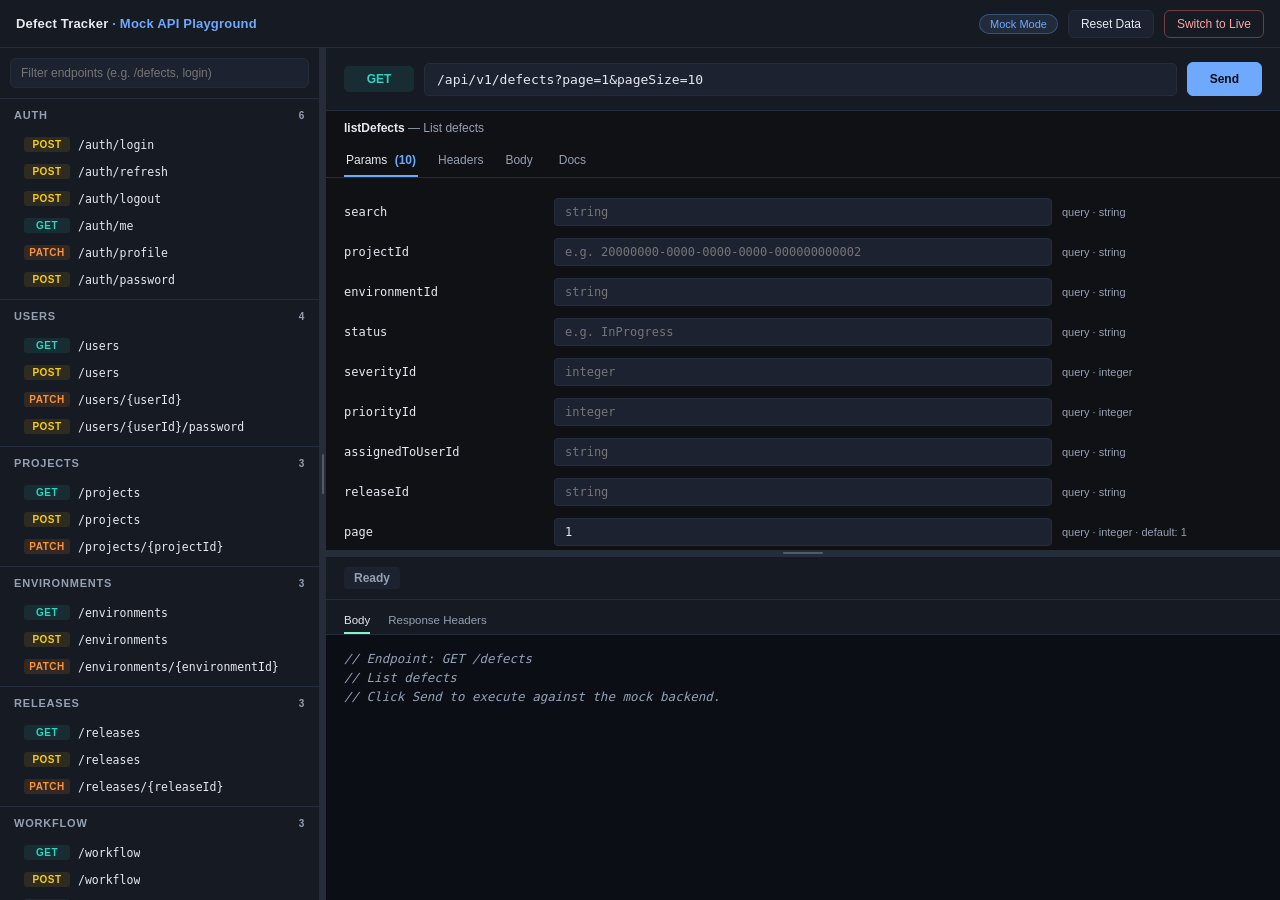
<file: api/defect-tracker-mock-playground.html>
<!DOCTYPE html>
<html lang="en">
<head>
<meta charset="utf-8">
<title>Defect Tracker — Mock API Playground</title>
<meta name="viewport" content="width=device-width, initial-scale=1">
<style>
  :root {
    --bg: #0f1115;
    --panel: #161a22;
    --panel-2: #1c2230;
    --border: #262d3a;
    --text: #e6e9ef;
    --text-dim: #95a0b3;
    --accent: #6ea8ff;
    --accent-2: #8af0c9;
    --get: #2dd4bf;
    --post: #facc15;
    --put: #a78bfa;
    --patch: #fb923c;
    --delete: #f87171;
    --ok: #22c55e;
    --warn: #f59e0b;
    --err: #ef4444;
    --code-bg: #0b0e14;
  }
  * { box-sizing: border-box; }
  html, body { margin: 0; padding: 0; height: 100%; font-family: -apple-system, BlinkMacSystemFont, "Segoe UI", Roboto, sans-serif; background: var(--bg); color: var(--text); font-size: 13px; }
  .topbar { height: 48px; background: var(--panel); border-bottom: 1px solid var(--border); display: flex; align-items: center; padding: 0 16px; gap: 14px; }
  .brand { font-weight: 600; letter-spacing: 0.2px; color: var(--text); }
  .brand span { color: var(--accent); }
  .topbar-right { margin-left: auto; display: flex; gap: 10px; align-items: center; }
  .mode-pill { font-size: 11px; padding: 3px 10px; border-radius: 999px; background: rgba(110,168,255,0.12); color: var(--accent); border: 1px solid rgba(110,168,255,0.3); }
  .mode-pill.live { background: rgba(248,113,113,0.12); color: var(--err); border-color: rgba(248,113,113,0.3); }
  .btn { background: var(--panel-2); color: var(--text); border: 1px solid var(--border); padding: 6px 12px; border-radius: 6px; cursor: pointer; font-size: 12px; }
  .btn:hover { background: #232a3a; }
  .btn.primary { background: var(--accent); color: #0b0e14; border-color: var(--accent); font-weight: 600; }
  .btn.primary:hover { filter: brightness(1.05); }
  .btn.danger { background: transparent; border-color: rgba(248,113,113,0.4); color: #fca5a5; }

  .layout { display: grid; grid-template-columns: 320px 6px 1fr; height: calc(100vh - 48px); }
  .v-resize-handle { width: 6px; background: var(--border); cursor: col-resize; position: relative; transition: background 0.15s ease; }
  .v-resize-handle::after { content: ''; position: absolute; top: 50%; left: 50%; transform: translate(-50%, -50%); height: 40px; width: 2px; background: var(--text-dim); border-radius: 1px; opacity: 0.4; transition: opacity 0.15s; }
  .v-resize-handle:hover, .v-resize-handle.dragging { background: var(--accent); }
  .v-resize-handle:hover::after, .v-resize-handle.dragging::after { background: var(--bg); opacity: 0.8; }
  .sidebar { background: var(--panel); border-right: 1px solid var(--border); overflow-y: auto; }
  .sidebar-search { padding: 10px; border-bottom: 1px solid var(--border); position: sticky; top: 0; background: var(--panel); z-index: 2; }
  .sidebar-search input { width: 100%; background: var(--panel-2); border: 1px solid var(--border); color: var(--text); padding: 7px 10px; border-radius: 6px; font-size: 12px; }
  .tag-group { border-bottom: 1px solid var(--border); }
  .tag-group h4 { margin: 0; padding: 10px 14px; font-size: 11px; text-transform: uppercase; letter-spacing: 0.8px; color: var(--text-dim); cursor: pointer; user-select: none; display: flex; align-items: center; justify-content: space-between; }
  .tag-group h4:hover { color: var(--text); }
  .op-list { padding-bottom: 6px; }
  .op-list.collapsed { display: none; }
  .op-row { padding: 6px 14px 6px 22px; display: flex; align-items: center; gap: 8px; cursor: pointer; border-left: 2px solid transparent; }
  .op-row:hover { background: var(--panel-2); }
  .op-row.active { background: #1f2738; border-left-color: var(--accent); }
  .op-method { font-weight: 700; font-size: 10px; min-width: 46px; text-align: center; padding: 2px 4px; border-radius: 3px; letter-spacing: 0.5px; }
  .m-get { color: var(--get); background: rgba(45,212,191,0.1); }
  .m-post { color: var(--post); background: rgba(250,204,21,0.1); }
  .m-put { color: var(--put); background: rgba(167,139,250,0.12); }
  .m-patch { color: var(--patch); background: rgba(251,146,60,0.12); }
  .m-delete { color: var(--delete); background: rgba(248,113,113,0.12); }
  .op-path { font-family: "SF Mono", Menlo, Consolas, monospace; font-size: 11.5px; color: var(--text); overflow: hidden; text-overflow: ellipsis; white-space: nowrap; }

  .workspace { display: flex; flex-direction: column; overflow: hidden; }
  .request-bar { padding: 14px 18px; background: var(--panel); border-bottom: 1px solid var(--border); display: flex; gap: 10px; align-items: center; }
  .method-badge { font-weight: 700; padding: 6px 12px; border-radius: 5px; font-size: 12px; min-width: 70px; text-align: center; }
  .url-box { flex: 1; background: var(--panel-2); border: 1px solid var(--border); padding: 8px 12px; border-radius: 5px; font-family: "SF Mono", Menlo, Consolas, monospace; font-size: 13px; color: var(--text); }
  .send-btn { padding: 9px 22px; }

  .op-summary { padding: 10px 18px 0 18px; color: var(--text-dim); font-size: 12px; }
  .op-summary strong { color: var(--text); }

  .tabs { display: flex; padding: 10px 18px 0 18px; border-bottom: 1px solid var(--border); gap: 18px; }
  .tab { background: none; border: none; color: var(--text-dim); padding: 8px 2px; cursor: pointer; font-size: 12px; border-bottom: 2px solid transparent; }
  .tab.active { color: var(--text); border-bottom-color: var(--accent); }
  .tab .count { color: var(--accent); margin-left: 4px; font-weight: 600; }

  .tab-panel { padding: 14px 18px; flex: 1; overflow-y: auto; min-height: 60px; }
  .resize-handle { height: 6px; background: var(--border); cursor: row-resize; flex-shrink: 0; position: relative; transition: background 0.15s ease; }
  .resize-handle::after { content: ''; position: absolute; left: 50%; top: 50%; transform: translate(-50%, -50%); width: 40px; height: 2px; background: var(--text-dim); border-radius: 1px; opacity: 0.4; transition: opacity 0.15s; }
  .resize-handle:hover, .resize-handle.dragging { background: var(--accent); }
  .resize-handle:hover::after, .resize-handle.dragging::after { background: var(--bg); opacity: 0.8; }
  .tab-panel.hidden { display: none; }

  .param-row { display: grid; grid-template-columns: 200px 1fr 200px; gap: 10px; padding: 6px 0; align-items: center; }
  .param-row label { font-family: "SF Mono", Menlo, Consolas, monospace; font-size: 12px; color: var(--text); }
  .param-row label .req { color: var(--err); margin-left: 3px; }
  .param-row input, .param-row select { background: var(--panel-2); border: 1px solid var(--border); color: var(--text); padding: 6px 10px; border-radius: 4px; font-size: 12px; width: 100%; font-family: "SF Mono", Menlo, Consolas, monospace; }
  .param-row .hint { color: var(--text-dim); font-size: 11px; }
  .params-empty { color: var(--text-dim); font-style: italic; padding: 4px 0; }

  .body-toolbar { display: flex; gap: 8px; margin-bottom: 8px; align-items: center; }
  .body-toolbar .body-info { color: var(--text-dim); font-size: 11px; margin-left: auto; }
  textarea#reqBody { width: 100%; min-height: 220px; background: var(--code-bg); border: 1px solid var(--border); color: var(--text); padding: 12px; border-radius: 5px; font-family: "SF Mono", Menlo, Consolas, monospace; font-size: 12.5px; resize: vertical; }

  .docs-pane { color: var(--text); }
  .docs-pane h3 { font-size: 14px; margin: 0 0 8px 0; }
  .docs-pane code { font-family: "SF Mono", Menlo, Consolas, monospace; font-size: 12px; background: var(--code-bg); padding: 1px 6px; border-radius: 3px; color: var(--accent-2); }
  .docs-pane table { width: 100%; border-collapse: collapse; font-size: 12px; margin: 8px 0 14px; }
  .docs-pane th, .docs-pane td { text-align: left; padding: 6px 8px; border-bottom: 1px solid var(--border); }
  .docs-pane th { color: var(--text-dim); font-weight: 500; font-size: 11px; text-transform: uppercase; letter-spacing: 0.6px; }

  .response-pane { border-top: 1px solid var(--border); background: var(--panel); flex: 1; display: flex; flex-direction: column; min-height: 0; overflow: hidden; }
  .response-meta { padding: 10px 18px; display: flex; gap: 14px; align-items: center; border-bottom: 1px solid var(--border); }
  .status-badge { font-weight: 700; padding: 4px 10px; border-radius: 4px; font-size: 12px; }
  .s-2xx { background: rgba(34,197,94,0.15); color: var(--ok); }
  .s-4xx { background: rgba(239,68,68,0.15); color: var(--err); }
  .s-5xx { background: rgba(239,68,68,0.25); color: #fca5a5; }
  .s-idle { background: var(--panel-2); color: var(--text-dim); }
  .response-meta .stat { color: var(--text-dim); font-size: 11.5px; }
  .response-tabs { display: flex; padding: 8px 18px 0; gap: 18px; border-bottom: 1px solid var(--border); }
  .rtab { background: none; border: none; color: var(--text-dim); padding: 6px 0; cursor: pointer; font-size: 11.5px; border-bottom: 2px solid transparent; }
  .rtab.active { color: var(--text); border-bottom-color: var(--accent-2); }
  pre.resp { margin: 0; padding: 14px 18px; flex: 1; overflow: auto; font-family: "SF Mono", Menlo, Consolas, monospace; font-size: 12.5px; line-height: 1.55; background: var(--code-bg); color: var(--text); }
  pre.resp.hidden { display: none; }

  /* JSON syntax */
  .j-key { color: #93c5fd; }
  .j-str { color: #86efac; }
  .j-num { color: #fbbf24; }
  .j-bool { color: #f472b6; }
  .j-null { color: #94a3b8; font-style: italic; }
  .j-copyable { cursor: pointer; border-bottom: 1px dashed currentColor; }
  .j-copyable:hover { background: rgba(110,168,255,0.18); border-radius: 2px; }
  .url-box:focus { outline: 1px solid var(--accent); outline-offset: -1px; }

  /* Scrollbar */
  ::-webkit-scrollbar { width: 9px; height: 9px; }
  ::-webkit-scrollbar-track { background: transparent; }
  ::-webkit-scrollbar-thumb { background: #2a3243; border-radius: 4px; }
  ::-webkit-scrollbar-thumb:hover { background: #3a445a; }

  .toast { position: fixed; bottom: 20px; right: 20px; background: var(--panel-2); border: 1px solid var(--border); padding: 10px 16px; border-radius: 6px; box-shadow: 0 10px 24px rgba(0,0,0,0.4); animation: slidein 0.2s ease-out; z-index: 100; }
  @keyframes slidein { from { opacity: 0; transform: translateY(8px); } to { opacity: 1; transform: none; } }
</style>
</head>
<body>
<div id="app">
  <header class="topbar">
    <div class="brand">Defect Tracker <span>· Mock API Playground</span></div>
    <div class="topbar-right">
      <span class="mode-pill" id="modePill" title="Click to toggle Mock / Live">Mock Mode</span>
      <button class="btn" id="resetBtn" title="Reset in-memory data to seed">Reset Data</button>
      <button class="btn danger" id="modeBtn" title="Toggle between mock and live backend">Switch to Live</button>
    </div>
  </header>
  <main class="layout">
    <aside class="sidebar">
      <div class="sidebar-search"><input id="search" placeholder="Filter endpoints (e.g. /defects, login)"></div>
      <div id="endpointList"></div>
    </aside>
    <div class="v-resize-handle" id="sidebarResize" title="Drag to resize sidebar · double-click to reset"></div>
    <section class="workspace">
      <div class="request-bar">
        <span class="method-badge m-get" id="reqMethod">GET</span>
        <input class="url-box" id="reqPath" type="text" value="/api/v1/auth/me" spellcheck="false" autocomplete="off">
        <button class="btn primary send-btn" id="sendBtn">Send</button>
      </div>
      <div class="op-summary" id="opSummary"></div>
      <div class="tabs">
        <button class="tab active" data-tab="params">Params <span class="count" id="cntParams"></span></button>
        <button class="tab" data-tab="headers">Headers</button>
        <button class="tab" data-tab="body">Body <span class="count" id="cntBody"></span></button>
        <button class="tab" data-tab="docs">Docs</button>
      </div>
      <div class="tab-panel" data-tab="params" id="panelParams"></div>
      <div class="tab-panel hidden" data-tab="headers" id="panelHeaders"></div>
      <div class="tab-panel hidden" data-tab="body" id="panelBody">
        <div class="body-toolbar">
          <button class="btn" id="loadExampleBtn">Load Example</button>
          <button class="btn" id="prettyBtn">Pretty Print</button>
          <span class="body-info" id="bodyInfo">JSON</span>
        </div>
        <textarea id="reqBody" placeholder="{ }"></textarea>
      </div>
      <div class="tab-panel hidden" data-tab="docs" id="panelDocs"></div>

      <div class="resize-handle" id="responseResize" title="Drag to resize response area"></div>
      <div class="response-pane" id="responsePane">
        <div class="response-meta">
          <span class="status-badge s-idle" id="respStatus">Send a request</span>
          <span class="stat" id="respTime"></span>
          <span class="stat" id="respSize"></span>
        </div>
        <div class="response-tabs">
          <button class="rtab active" data-rtab="body">Body</button>
          <button class="rtab" data-rtab="headers">Response Headers</button>
        </div>
        <pre class="resp" id="respBody">No request sent yet. Pick an endpoint, then click Send.</pre>
        <pre class="resp hidden" id="respHeaders"></pre>
      </div>
    </section>
  </main>
</div>

<script>
/* =========================================================================
 * DEFECT TRACKER MOCK PLAYGROUND
 * Architecture:
 *   ┌─────────────────────────────────────────────────────────────────┐
 *   │  UI (sidebar + request builder + response viewer)               │
 *   ├─────────────────────────────────────────────────────────────────┤
 *   │  apiClient.call(operationId, { path, query, headers, body })    │
 *   ├─────────────────────────────────────────────────────────────────┤
 *   │  DataProvider (interface)                                       │
 *   │    ├── MockProvider  (in-memory, seeded from schema/seed.sql)   │
 *   │    └── HttpProvider  (real backend - stub, drop-in tomorrow)    │
 *   └─────────────────────────────────────────────────────────────────┘
 *
 * To wire to a real backend tomorrow:
 *   1) Set CONFIG.useMock = false
 *   2) Set CONFIG.baseUrl  = 'https://your-api.example.com/api/v1'
 *   3) Set CONFIG.bearerToken = '...'
 *   No UI or operations metadata changes needed.
 * ========================================================================= */

const CONFIG = {
  useMock: true,
  baseUrl: '/api/v1',
  bearerToken: 'mock-jwt-token-for-demo'
};

try {
  const savedToken = sessionStorage.getItem('dt_liveBearerToken');
  if (savedToken) CONFIG.bearerToken = savedToken;
} catch (e) { /* sessionStorage may be disabled; keep the default token. */ }

/* ----------------------------- SEED DATA -------------------------------- */
/* Mirrors schema.sql + seed.sql exactly. Acts as the deterministic source
 * of truth for every read; mutations happen in-memory only (per session). */
const SEED_FACTORY = () => ({
  users: [
    { id: '10000000-0000-0000-0000-000000000001', name: 'QA User',     email: 'qa.user@example.com',     username: 'qa.user',     isActive: true, defaultDataContext: 'Test', lastLoginAt: '2026-05-13T08:30:00Z', createdAt: '2026-01-01T00:00:00Z', updatedAt: '2026-05-13T08:30:00Z' },
    { id: '10000000-0000-0000-0000-000000000002', name: 'Aisha Khan',  email: 'aisha.khan@example.com',  username: 'aisha.khan',  isActive: true, defaultDataContext: 'Test', lastLoginAt: '2026-05-12T11:10:00Z', createdAt: '2026-01-02T00:00:00Z', updatedAt: '2026-05-12T11:10:00Z' },
    { id: '10000000-0000-0000-0000-000000000003', name: 'Omar Farooq', email: 'omar.farooq@example.com', username: 'omar.farooq', isActive: true, defaultDataContext: 'Prod', lastLoginAt: '2026-05-10T17:22:00Z', createdAt: '2026-01-03T00:00:00Z', updatedAt: '2026-05-10T17:22:00Z' },
    { id: '10000000-0000-0000-0000-000000000004', name: 'Sara Mathew', email: 'sara.mathew@example.com', username: 'sara.mathew', isActive: true, defaultDataContext: 'All',  lastLoginAt: '2026-05-13T09:00:00Z', createdAt: '2026-01-04T00:00:00Z', updatedAt: '2026-05-13T09:00:00Z' }
  ],
  projects: [
    { id: '20000000-0000-0000-0000-000000000001', projectName: 'Claims Portal', description: 'Customer claim intake and processing workflow.',     isActive: true,  createdAt: '2026-01-05T00:00:00Z', updatedAt: '2026-01-05T00:00:00Z' },
    { id: '20000000-0000-0000-0000-000000000002', projectName: 'Billing Core',  description: 'Invoice, tax, and payment calculation services.',    isActive: true,  createdAt: '2026-01-05T00:00:00Z', updatedAt: '2026-01-05T00:00:00Z' },
    { id: '20000000-0000-0000-0000-000000000003', projectName: 'Mobile QA',     description: 'Mobile application regression and release testing.', isActive: true,  createdAt: '2026-01-05T00:00:00Z', updatedAt: '2026-01-05T00:00:00Z' },
    { id: '20000000-0000-0000-0000-000000000004', projectName: 'Legacy CRM',    description: 'Legacy support and controlled maintenance.',         isActive: false, createdAt: '2026-01-05T00:00:00Z', updatedAt: '2026-01-05T00:00:00Z' }
  ],
  environments: [
    { id: '30000000-0000-0000-0000-000000000001', environmentName: 'DEV',      environmentScope: 'Test', description: 'Development validation environment.',     isActive: true, sortOrder: 1 },
    { id: '30000000-0000-0000-0000-000000000002', environmentName: 'SIT',      environmentScope: 'Test', description: 'System integration testing environment.', isActive: true, sortOrder: 2 },
    { id: '30000000-0000-0000-0000-000000000003', environmentName: 'UAT',      environmentScope: 'Test', description: 'User acceptance testing environment.',    isActive: true, sortOrder: 3 },
    { id: '30000000-0000-0000-0000-000000000004', environmentName: 'Pre-Prod', environmentScope: 'Test', description: 'Pre-production verification environment.',isActive: true, sortOrder: 4 },
    { id: '30000000-0000-0000-0000-000000000005', environmentName: 'PROD',     environmentScope: 'Prod', description: 'Production environment.',                 isActive: true, sortOrder: 5 }
  ],
  releases: [
    { id: '40000000-0000-0000-0000-000000000001', projectId: '20000000-0000-0000-0000-000000000002', releaseVersion: '2026.04',        plannedDeploymentDate: '2026-04-20', actualDeploymentDate: '2026-04-21', isActive: true },
    { id: '40000000-0000-0000-0000-000000000002', projectId: '20000000-0000-0000-0000-000000000001', releaseVersion: '2026.05',        plannedDeploymentDate: '2026-05-18', actualDeploymentDate: null,         isActive: true },
    { id: '40000000-0000-0000-0000-000000000003', projectId: '20000000-0000-0000-0000-000000000003', releaseVersion: '2026.05-mobile', plannedDeploymentDate: '2026-05-25', actualDeploymentDate: null,         isActive: true }
  ],
  severityLevels: [
    { id: 1, name: 'Low',      rank: 1, colorToken: '--severity-low',      isActive: true },
    { id: 2, name: 'Medium',   rank: 2, colorToken: '--severity-medium',   isActive: true },
    { id: 3, name: 'High',     rank: 3, colorToken: '--severity-high',     isActive: true },
    { id: 4, name: 'Critical', rank: 4, colorToken: '--severity-critical', isActive: true }
  ],
  priorityLevels: [
    { id: 1, name: 'P4', rank: 1, isActive: true },
    { id: 2, name: 'P3', rank: 2, isActive: true },
    { id: 3, name: 'P2', rank: 3, isActive: true },
    { id: 4, name: 'P1', rank: 4, isActive: true }
  ],
  workflow: {
    id: '50000000-0000-0000-0000-000000000001',
    workflowName: 'Default Workflow',
    versionNo: 1,
    isActive: true,
    diagram: {
      nodes: [
        { id: 'node_assigned',   type: 'process', label: 'Assigned',   position: { x: 160,  y: 260 } },
        { id: 'node_inprogress', type: 'process', label: 'InProgress', position: { x: 420,  y: 260 } },
        { id: 'node_fixed',      type: 'process', label: 'Fixed',      position: { x: 700,  y: 260 } },
        { id: 'node_test',       type: 'process', label: 'Test',       position: { x: 960,  y: 260 } },
        { id: 'node_closed',     type: 'process', label: 'Closed',     position: { x: 1220, y: 260 } },
        { id: 'node_rejected',   type: 'process', label: 'Rejected',   position: { x: 420,  y: 90  } }
      ],
      edges: [
        { id: 'edge_1', source: 'node_assigned',   target: 'node_inprogress' },
        { id: 'edge_2', source: 'node_inprogress', target: 'node_fixed'      },
        { id: 'edge_3', source: 'node_inprogress', target: 'node_rejected'   },
        { id: 'edge_4', source: 'node_fixed',      target: 'node_test'       },
        { id: 'edge_5', source: 'node_test',       target: 'node_closed'     },
        { id: 'edge_6', source: 'node_test',       target: 'node_inprogress' }
      ],
      viewport: { x: 0, y: 0, zoom: 1 }
    },
    transitions: [
      { id: '51000000-0000-0000-0000-000000000001', fromStatus: 'Assigned',   toStatus: 'InProgress', displayOrder: 1, isActive: true },
      { id: '51000000-0000-0000-0000-000000000002', fromStatus: 'InProgress', toStatus: 'Fixed',      displayOrder: 1, isActive: true },
      { id: '51000000-0000-0000-0000-000000000003', fromStatus: 'InProgress', toStatus: 'Rejected',   displayOrder: 2, isActive: true },
      { id: '51000000-0000-0000-0000-000000000004', fromStatus: 'Fixed',      toStatus: 'Test',       displayOrder: 1, isActive: true },
      { id: '51000000-0000-0000-0000-000000000005', fromStatus: 'Test',       toStatus: 'Closed',     displayOrder: 1, isActive: true },
      { id: '51000000-0000-0000-0000-000000000006', fromStatus: 'Test',       toStatus: 'InProgress', displayOrder: 2, isActive: true }
    ]
  },
  defects: [
    { id: '60000000-0000-0000-0000-000000000001', defectKey: 'DF-1042', title: 'Invoice total mismatch after tax recalculation', description: 'The invoice total changes after refreshing the payment review screen in UAT.', projectId: '20000000-0000-0000-0000-000000000002', moduleComponent: 'Invoice Review',  environmentId: '30000000-0000-0000-0000-000000000003', severityId: 3, priorityId: 4, currentStatus: 'InProgress', assignedToUserId: '10000000-0000-0000-0000-000000000002', createdByUserId: '10000000-0000-0000-0000-000000000001', stepsHtml: '<ol><li>Open invoice review in UAT</li><li>Recalculate tax</li><li>Refresh the payment review screen</li></ol>', expectedResult: 'Invoice total remains unchanged after recalculation.', actualResult: 'Invoice total changes after refresh.', fixedInReleaseId: null, releaseVersion: null,            releaseDeploymentDate: null,         fixDate: null,         closureDate: null,         createdAt: '2026-05-09T08:00:00Z', updatedAt: '2026-05-13T10:00:00Z', version: 1, isDeleted: false },
    { id: '60000000-0000-0000-0000-000000000002', defectKey: 'DF-1043', title: 'Claim attachment preview fails for PDF',          description: 'PDF attachment preview does not render in the claims evidence panel.',           projectId: '20000000-0000-0000-0000-000000000001', moduleComponent: 'Evidence Upload', environmentId: '30000000-0000-0000-0000-000000000002', severityId: 2, priorityId: 3, currentStatus: 'Assigned',   assignedToUserId: '10000000-0000-0000-0000-000000000003', createdByUserId: '10000000-0000-0000-0000-000000000001', stepsHtml: '<p>Upload a PDF in SIT and open preview.</p>',                                                                  expectedResult: 'PDF preview opens inside the evidence panel.',     actualResult: 'Preview area stays blank.',          fixedInReleaseId: null, releaseVersion: null,            releaseDeploymentDate: null,         fixDate: null,         closureDate: null,         createdAt: '2026-05-10T08:00:00Z', updatedAt: '2026-05-10T08:00:00Z', version: 1, isDeleted: false },
    { id: '60000000-0000-0000-0000-000000000003', defectKey: 'DF-1044', title: 'Mobile login returns generic failure message',    description: 'Invalid session message is not actionable in the mobile app.',                   projectId: '20000000-0000-0000-0000-000000000003', moduleComponent: 'Login',           environmentId: '30000000-0000-0000-0000-000000000004', severityId: 1, priorityId: 2, currentStatus: 'Fixed',      assignedToUserId: '10000000-0000-0000-0000-000000000004', createdByUserId: '10000000-0000-0000-0000-000000000001', stepsHtml: '<p>Open mobile app after token expiry and try to log in again.</p>',                                          expectedResult: 'User sees clear session expired message.',         actualResult: 'User sees generic failure message.', fixedInReleaseId: '40000000-0000-0000-0000-000000000003', releaseVersion: '2026.05-mobile', releaseDeploymentDate: '2026-05-25', fixDate: '2026-05-13', closureDate: null,         createdAt: '2026-05-06T08:00:00Z', updatedAt: '2026-05-13T08:00:00Z', version: 1, isDeleted: false },
    { id: '60000000-0000-0000-0000-000000000004', defectKey: 'DF-1045', title: 'Production payment export duplicates records',    description: 'Daily export created duplicate payment records in PROD.',                        projectId: '20000000-0000-0000-0000-000000000002', moduleComponent: 'Payment Export',  environmentId: '30000000-0000-0000-0000-000000000005', severityId: 4, priorityId: 4, currentStatus: 'Test',       assignedToUserId: '10000000-0000-0000-0000-000000000002', createdByUserId: '10000000-0000-0000-0000-000000000003', stepsHtml: '<p>Run the daily payment export job in PROD.</p>',                                                             expectedResult: 'Each payment appears once in the export file.',   actualResult: 'Several payments appear twice.',     fixedInReleaseId: '40000000-0000-0000-0000-000000000001', releaseVersion: '2026.04',        releaseDeploymentDate: '2026-04-21', fixDate: '2026-05-12', closureDate: null,         createdAt: '2026-05-08T08:00:00Z', updatedAt: '2026-05-12T08:00:00Z', version: 1, isDeleted: false },
    { id: '60000000-0000-0000-0000-000000000005', defectKey: 'DF-1046', title: 'Inactive project defect should not affect dashboard', description: 'Seed record used to confirm inactive projects are excluded from operational dashboard queries.', projectId: '20000000-0000-0000-0000-000000000004', moduleComponent: 'Legacy Sync',  environmentId: '30000000-0000-0000-0000-000000000003', severityId: 3, priorityId: 3, currentStatus: 'InProgress', assignedToUserId: '10000000-0000-0000-0000-000000000003', createdByUserId: '10000000-0000-0000-0000-000000000001', stepsHtml: '<p>Legacy CRM sample record.</p>',                                                                            expectedResult: 'Dashboard excludes inactive project defects.',     actualResult: 'Inactive project record exists for testing exclusion.', fixedInReleaseId: null, releaseVersion: null,            releaseDeploymentDate: null,         fixDate: null,         closureDate: null,         createdAt: '2026-05-05T08:00:00Z', updatedAt: '2026-05-11T08:00:00Z', version: 1, isDeleted: false }
  ],
  attachments: [
    { id: '80000000-0000-0000-0000-000000000001', defectId: '60000000-0000-0000-0000-000000000001', originalFilename: 'invoice-error.png',  storageKey: 'defects/DF-1042/attachments/invoice-error.png',  contentType: 'image/png',  fileExtension: 'png', fileSizeBytes: 340000, uploadedByUserId: '10000000-0000-0000-0000-000000000001', uploadedAt: '2026-05-10T10:00:00Z', isDeleted: false },
    { id: '80000000-0000-0000-0000-000000000002', defectId: '60000000-0000-0000-0000-000000000004', originalFilename: 'payment-export.log', storageKey: 'defects/DF-1045/attachments/payment-export.log', contentType: 'text/plain', fileExtension: 'log', fileSizeBytes: 52400,  uploadedByUserId: '10000000-0000-0000-0000-000000000003', uploadedAt: '2026-05-09T12:00:00Z', isDeleted: false }
  ],
  inlineAssets: [
    { id: '70000000-0000-0000-0000-000000000001', defectId: '60000000-0000-0000-0000-000000000001', assetKind: 'steps_image', originalFilename: 'clipboard-step-1.png', storageKey: 'defects/DF-1042/inline/clipboard-step-1.png', contentType: 'image/png', fileSizeBytes: 238400, widthPx: 720, heightPx: 420, createdByUserId: '10000000-0000-0000-0000-000000000001', createdAt: '2026-05-09T08:30:00Z', isDeleted: false }
  ],
  comments: [
    { id: '90000000-0000-0000-0000-000000000001', defectId: '60000000-0000-0000-0000-000000000001', commentText: 'Reproduced in UAT using the latest tax table.', createdByUserId: '10000000-0000-0000-0000-000000000002', createdAt: '2026-05-12T09:30:00Z', updatedAt: null, isDeleted: false },
    { id: '90000000-0000-0000-0000-000000000002', defectId: '60000000-0000-0000-0000-000000000004', commentText: 'Developer fix is ready for QA verification.',     createdByUserId: '10000000-0000-0000-0000-000000000003', createdAt: '2026-05-11T11:00:00Z', updatedAt: null, isDeleted: false }
  ],
  historyEvents: [
    { id: 'a0000000-0000-0000-0000-000000000001', defectId: '60000000-0000-0000-0000-000000000001', eventBatchId: 'b0000000-0000-0000-0000-000000000001', eventType: 'defect_created',      fieldName: null,             oldValue: null,       newValue: 'DF-1042',           metadata: {},                                                                                            actorUserId: '10000000-0000-0000-0000-000000000001', createdAt: '2026-05-09T08:00:00Z' },
    { id: 'a0000000-0000-0000-0000-000000000002', defectId: '60000000-0000-0000-0000-000000000001', eventBatchId: 'b0000000-0000-0000-0000-000000000002', eventType: 'status_changed',      fieldName: 'current_status', oldValue: 'Assigned', newValue: 'InProgress',        metadata: {},                                                                                            actorUserId: '10000000-0000-0000-0000-000000000002', createdAt: '2026-05-13T10:00:00Z' },
    { id: 'a0000000-0000-0000-0000-000000000003', defectId: '60000000-0000-0000-0000-000000000001', eventBatchId: 'b0000000-0000-0000-0000-000000000002', eventType: 'priority_changed',    fieldName: 'priority',       oldValue: 'P2',       newValue: 'P1',                metadata: {},                                                                                            actorUserId: '10000000-0000-0000-0000-000000000002', createdAt: '2026-05-13T10:00:00Z' },
    { id: 'a0000000-0000-0000-0000-000000000004', defectId: '60000000-0000-0000-0000-000000000001', eventBatchId: 'b0000000-0000-0000-0000-000000000003', eventType: 'attachment_uploaded', fieldName: 'attachment',     oldValue: null,       newValue: 'invoice-error.png', metadata: { attachment_id: '80000000-0000-0000-0000-000000000001', file_size_bytes: 340000, content_type: 'image/png' }, actorUserId: '10000000-0000-0000-0000-000000000001', createdAt: '2026-05-10T10:00:00Z' },
    { id: 'a0000000-0000-0000-0000-000000000005', defectId: '60000000-0000-0000-0000-000000000001', eventBatchId: 'b0000000-0000-0000-0000-000000000004', eventType: 'inline_asset_added',  fieldName: 'steps_html',     oldValue: null,       newValue: 'clipboard-step-1.png', metadata: { inline_asset_id: '70000000-0000-0000-0000-000000000001', width_px: 720, height_px: 420 },              actorUserId: '10000000-0000-0000-0000-000000000001', createdAt: '2026-05-09T08:30:00Z' }
  ]
});

/* ----------------------------- HELPERS ---------------------------------- */
function uuid() {
  return 'xxxxxxxx-xxxx-4xxx-yxxx-xxxxxxxxxxxx'.replace(/[xy]/g, c => {
    const r = Math.random() * 16 | 0, v = c == 'x' ? r : (r & 0x3 | 0x8);
    return v.toString(16);
  });
}
function nowIso() { return new Date().toISOString(); }
function nextDefectKey(defects) {
  const nums = defects.map(d => parseInt((d.defectKey || '').replace(/^DF-/, ''), 10)).filter(n => !isNaN(n));
  return 'DF-' + ((nums.length ? Math.max(...nums) : 1041) + 1);
}
function normalizeKey(value) {
  return String(value || '').trim().toLowerCase().replace(/\s+/g, ' ');
}
function clone(o) { return JSON.parse(JSON.stringify(o)); }
function findById(list, id) { return list.find(x => String(x.id) === String(id)); }
function userSummary(u) {
  if (!u) return null;
  return { id: u.id, name: u.name, username: u.username, email: u.email };
}
function paginate(items, page, pageSize) {
  page = Number(page) || 1;
  pageSize = Number(pageSize) || 10;
  const total = items.length;
  const totalPages = Math.max(1, Math.ceil(total / pageSize));
  const start = (page - 1) * pageSize;
  return { items: items.slice(start, start + pageSize), pagination: { page, pageSize, total, totalPages } };
}

/* ------------------------ DATAPROVIDER INTERFACE ------------------------ */
/* Both providers expose: async call(operationId, requestSpec) → { status, headers, body } */

/* ----------------------- TYPED VALIDATION ------------------------------ */
/* Schema-driven validation matching the OpenAPI contract + PostgreSQL
 * constraints. Strict types — isActive must be true|false (not 1, not "true"),
 * enums must match exactly, UUIDs must look like UUIDs, etc.               */
const V = {
  TYPES: {
    string: v => typeof v === 'string',
    boolean: v => typeof v === 'boolean',
    integer: v => typeof v === 'number' && Number.isInteger(v),
    uuid: v => typeof v === 'string' && /^[0-9a-f]{8}-[0-9a-f]{4}-[0-9a-f]{4}-[0-9a-f]{4}-[0-9a-f]{12}$/i.test(v),
    email: v => typeof v === 'string' && /^[^@\s]+@[^@\s]+\.[^@\s]+$/.test(v),
    date: v => typeof v === 'string' && /^\d{4}-\d{2}-\d{2}$/.test(v),
    object: v => v !== null && typeof v === 'object' && !Array.isArray(v)
  },
  field(name, value, spec) {
    if (value === null) {
      if (spec.nullable) return null;
      return `${name} must not be null`;
    }
    const validator = this.TYPES[spec.type];
    if (validator && !validator(value)) {
      const got = Array.isArray(value) ? 'array' : (value === null ? 'null' : typeof value);
      return `${name} must be ${spec.type} (got ${got}: ${JSON.stringify(value).slice(0, 40)})`;
    }
    if (spec.enum && !spec.enum.includes(value)) {
      return `${name} must be one of [${spec.enum.join(', ')}] (got ${JSON.stringify(value)})`;
    }
    if (['string', 'uuid', 'email', 'date'].includes(spec.type)) {
      if (spec.minLength != null && value.length < spec.minLength) return `${name} must be at least ${spec.minLength} characters`;
      if (spec.maxLength != null && value.length > spec.maxLength) return `${name} must be at most ${spec.maxLength} characters`;
    }
    if (spec.type === 'integer') {
      if (spec.min != null && value < spec.min) return `${name} must be >= ${spec.min}`;
      if (spec.max != null && value > spec.max) return `${name} must be <= ${spec.max}`;
    }
    return null;
  },
  body(body, schema, partial = false) {
    if (body === undefined || body === null) {
      if (!partial && schema.required && schema.required.length) return 'Request body is required';
      return null;
    }
    if (typeof body !== 'object' || Array.isArray(body)) return 'Request body must be a JSON object';
    if (!partial) {
      for (const f of (schema.required || [])) {
        if (body[f] === undefined) return `Missing required field: ${f}`;
      }
    }
    for (const [name, value] of Object.entries(body)) {
      const spec = schema.fields[name];
      if (!spec || value === undefined) continue;
      const err = this.field(name, value, spec);
      if (err) return err;
    }
    return null;
  }
};

const SCHEMAS = {
  login: { fields: {
    username: { type: 'string', minLength: 3, maxLength: 80 },
    password: { type: 'string', minLength: 8, maxLength: 128 },
    dataContext: { type: 'string', enum: ['Test', 'Prod', 'All'] }
  }, required: ['username', 'password'] },
  refresh: { fields: { refreshToken: { type: 'string', minLength: 1 } }, required: ['refreshToken'] },
  logout: { fields: { refreshToken: { type: 'string' } } },
  profileUpdate: { fields: { email: { type: 'email', maxLength: 255 } }, required: ['email'] },
  passwordChange: { fields: {
    previousPassword: { type: 'string', minLength: 8, maxLength: 128 },
    newPassword: { type: 'string', minLength: 8, maxLength: 128 },
    confirmPassword: { type: 'string', minLength: 8, maxLength: 128 }
  }, required: ['previousPassword', 'newPassword', 'confirmPassword'] },
  userCreate: { fields: {
    name: { type: 'string', minLength: 2, maxLength: 120 },
    email: { type: 'email', maxLength: 255 },
    username: { type: 'string', minLength: 3, maxLength: 80 },
    password: { type: 'string', minLength: 8, maxLength: 128 },
    confirmPassword: { type: 'string', minLength: 8, maxLength: 128 },
    isActive: { type: 'boolean' },
    defaultDataContext: { type: 'string', enum: ['Test', 'Prod', 'All'] }
  }, required: ['name', 'email', 'username', 'password', 'confirmPassword', 'isActive'] },
  userUpdate: { fields: {
    name: { type: 'string', minLength: 2, maxLength: 120 },
    email: { type: 'email', maxLength: 255 },
    username: { type: 'string', minLength: 3, maxLength: 80 },
    isActive: { type: 'boolean' },
    defaultDataContext: { type: 'string', enum: ['Test', 'Prod', 'All'] }
  } },
  userPasswordReset: { fields: {
    newPassword: { type: 'string', minLength: 8, maxLength: 128 },
    confirmPassword: { type: 'string', minLength: 8, maxLength: 128 }
  }, required: ['newPassword', 'confirmPassword'] },
  project: { fields: {
    projectName: { type: 'string', minLength: 2, maxLength: 120 },
    description: { type: 'string', maxLength: 500, nullable: true },
    isActive: { type: 'boolean' }
  }, required: ['projectName', 'isActive'] },
  environment: { fields: {
    environmentName: { type: 'string', minLength: 2, maxLength: 50 },
    environmentScope: { type: 'string', enum: ['Test', 'Prod'] },
    description: { type: 'string', maxLength: 500, nullable: true },
    isActive: { type: 'boolean' },
    sortOrder: { type: 'integer', min: 0 }
  }, required: ['environmentName', 'isActive'] },
  release: { fields: {
    projectId: { type: 'uuid' },
    releaseVersion: { type: 'string', minLength: 1, maxLength: 80 },
    plannedDeploymentDate: { type: 'date', nullable: true },
    actualDeploymentDate: { type: 'date', nullable: true },
    isActive: { type: 'boolean' }
  }, required: ['projectId', 'releaseVersion', 'isActive'] },
  workflowSave: { fields: {
    workflowName: { type: 'string', minLength: 1, maxLength: 120 },
    diagram: { type: 'object' }
  }, required: ['workflowName', 'diagram'] },
  defectCreate: { fields: {
    title: { type: 'string', minLength: 3, maxLength: 200 },
    description: { type: 'string', minLength: 5 },
    projectId: { type: 'uuid' },
    moduleComponent: { type: 'string', maxLength: 120, nullable: true },
    environmentId: { type: 'uuid' },
    severityId: { type: 'integer' },
    priorityId: { type: 'integer' },
    assignedToUserId: { type: 'uuid' },
    stepsHtml: { type: 'string', nullable: true },
    expectedResult: { type: 'string', minLength: 2, maxLength: 1500 },
    actualResult: { type: 'string', minLength: 2, maxLength: 1500 }
  }, required: ['title', 'description', 'projectId', 'environmentId', 'severityId', 'priorityId', 'assignedToUserId', 'expectedResult', 'actualResult'] },
  defectUpdate: { fields: {
    title: { type: 'string', minLength: 3, maxLength: 200 },
    description: { type: 'string', minLength: 5 },
    projectId: { type: 'uuid' },
    moduleComponent: { type: 'string', maxLength: 120, nullable: true },
    environmentId: { type: 'uuid' },
    severityId: { type: 'integer' },
    priorityId: { type: 'integer' },
    currentStatus: { type: 'string', maxLength: 120 },
    assignedToUserId: { type: 'uuid' },
    stepsHtml: { type: 'string', nullable: true },
    expectedResult: { type: 'string', minLength: 2, maxLength: 1500 },
    actualResult: { type: 'string', minLength: 2, maxLength: 1500 },
    releaseVersion: { type: 'string', maxLength: 80, nullable: true },
    releaseDeploymentDate: { type: 'date', nullable: true },
    fixDate: { type: 'date', nullable: true },
    closureDate: { type: 'date', nullable: true }
  } },
  commentCreate: { fields: { commentText: { type: 'string', minLength: 1, maxLength: 4000 } }, required: ['commentText'] },
  commentUpdate: { fields: { commentText: { type: 'string', minLength: 1, maxLength: 4000 } }, required: ['commentText'] },
  attachmentUpload: { fields: {
    filename: { type: 'string', minLength: 1, maxLength: 255 },
    contentType: { type: 'string' },
    fileSizeBytes: { type: 'integer', min: 0 }
  } },
  inlineAssetUpload: { fields: {
    filename: { type: 'string', minLength: 1, maxLength: 255 },
    contentType: { type: 'string', enum: ['image/png', 'image/jpeg'] },
    fileSizeBytes: { type: 'integer', min: 0 },
    widthPx: { type: 'integer', min: 1 },
    heightPx: { type: 'integer', min: 1 }
  } },
  inlineAssetUpdate: { fields: {
    widthPx: { type: 'integer', min: 1 },
    heightPx: { type: 'integer', min: 1 }
  } }
};

class HttpProvider {
  constructor(baseUrl, token) { this.baseUrl = baseUrl; this.token = token; }
  async call(operationId, req) {
    const op = OPERATIONS.find(o => o.operationId === operationId);
    if (!op) return { status: 404, headers: {}, body: { code: 'unknown_operation', message: operationId } };
    let path = op.path.replace(/\{(\w+)\}/g, (_, k) => encodeURIComponent(req.path?.[k] ?? ''));
    const qs = new URLSearchParams();
    for (const [k, v] of Object.entries(req.query || {})) { if (v !== '' && v != null) qs.append(k, v); }
    const url = this.baseUrl + path + (qs.toString() ? `?${qs}` : '');
    const headers = { 'Content-Type': 'application/json', 'Authorization': `Bearer ${this.token}`, ...(req.headers || {}) };
    const init = { method: op.method, headers };
    if (req.body && op.method !== 'GET') init.body = typeof req.body === 'string' ? req.body : JSON.stringify(req.body);
    const t0 = performance.now();
    try {
      const res = await fetch(url, init);
      const text = await res.text();
      let body; try { body = JSON.parse(text); } catch { body = text; }
      const respHeaders = {}; res.headers.forEach((v, k) => respHeaders[k] = v);
      return { status: res.status, headers: respHeaders, body, elapsedMs: Math.round(performance.now() - t0) };
    } catch (e) {
      return { status: 0, headers: {}, body: { code: 'network_error', message: String(e) }, elapsedMs: Math.round(performance.now() - t0) };
    }
  }
}

class MockProvider {
  constructor() { this.reset(); }
  reset() { this.db = SEED_FACTORY(); }

  /* --- internal joins --- */
  _defectSummary(d) {
    const release = d.releaseVersion
      ? { id: null, projectId: d.projectId, releaseVersion: d.releaseVersion, plannedDeploymentDate: d.releaseDeploymentDate || null, actualDeploymentDate: d.releaseDeploymentDate || null, isActive: true }
      : (d.fixedInReleaseId ? findById(this.db.releases, d.fixedInReleaseId) : null);
    return {
      id: d.id, defectKey: d.defectKey, title: d.title,
      project: findById(this.db.projects, d.projectId) || null,
      environment: findById(this.db.environments, d.environmentId) || null,
      severity: this._lookup(this.db.severityLevels, d.severityId),
      priority: this._lookup(this.db.priorityLevels, d.priorityId),
      currentStatus: d.currentStatus,
      assignedTo: userSummary(findById(this.db.users, d.assignedToUserId)),
      createdBy:  userSummary(findById(this.db.users, d.createdByUserId)),
      fixedInRelease: release,
      releaseVersion: release?.releaseVersion || null,
      releaseDeploymentDate: release?.actualDeploymentDate || release?.plannedDeploymentDate || null,
      fixDate: d.fixDate, closureDate: d.closureDate,
      createdAt: d.createdAt, updatedAt: d.updatedAt
    };
  }
  _lookup(arr, id) { const x = findById(arr, id); return x ? { id: x.id, name: x.name, rank: x.rank, colorToken: x.colorToken || null, isActive: x.isActive } : null; }
  _allowedNext(currentStatus) { return this.db.workflow.transitions.filter(t => t.isActive && t.fromStatus === currentStatus).map(t => t.toStatus); }
  _initialStatus() {
    const tx = this.db.workflow.transitions.filter(t => t.isActive);
    const fromSet = new Set(tx.map(t => t.fromStatus));
    const toSet = new Set(tx.map(t => t.toStatus));
    const entries = [...fromSet].filter(s => !toSet.has(s));
    return entries[0] || (tx[0] && tx[0].fromStatus) || 'Assigned';
  }
  _inferEnvironmentScope(environmentName) {
    const normalized = String(environmentName || '').trim().toLowerCase();
    return ['prod', 'production', 'live'].includes(normalized) ? 'Prod' : 'Test';
  }
  _attachmentDto(a) {
    const u = findById(this.db.users, a.uploadedByUserId);
    return { id: a.id, defectId: a.defectId, originalFilename: a.originalFilename, contentType: a.contentType, fileExtension: a.fileExtension, fileSizeBytes: a.fileSizeBytes, contentUrl: `/api/v1/defects/${a.defectId}/attachments/${a.id}/content`, uploadedBy: userSummary(u), uploadedAt: a.uploadedAt };
  }
  _inlineAssetDto(a) {
    return { id: a.id, defectId: a.defectId, assetKind: a.assetKind, originalFilename: a.originalFilename, contentType: a.contentType, fileSizeBytes: a.fileSizeBytes, widthPx: a.widthPx, heightPx: a.heightPx, contentUrl: `/api/v1/defects/${a.defectId}/inline-assets/${a.id}/content`, createdAt: a.createdAt };
  }
  _commentDto(c) {
    return { id: c.id, defectId: c.defectId, commentText: c.commentText, createdBy: userSummary(findById(this.db.users, c.createdByUserId)), createdAt: c.createdAt, updatedAt: c.updatedAt };
  }
  _defectDetail(d) {
    const summary = this._defectSummary(d);
    const ver = d.version || 1;
    return {
      ...summary,
      description: d.description,
      moduleComponent: d.moduleComponent,
      stepsHtml: d.stepsHtml,
      expectedResult: d.expectedResult,
      actualResult: d.actualResult,
      version: ver,
      etag: `W/"${ver}"`,
      allowedNextStatuses: this._allowedNext(d.currentStatus),
      attachments: this.db.attachments.filter(a => a.defectId === d.id && !a.isDeleted).map(a => this._attachmentDto(a)),
      inlineAssets: this.db.inlineAssets.filter(a => a.defectId === d.id && !a.isDeleted).map(a => this._inlineAssetDto(a)),
      comments: this.db.comments.filter(c => c.defectId === d.id && !c.isDeleted).map(c => this._commentDto(c))
    };
  }
  _ok(body, status = 200) { return { status, headers: { 'content-type': 'application/json' }, body }; }
  _err(status, code, message, details) { return { status, headers: { 'content-type': 'application/json' }, body: { code, message, details } }; }

  async call(operationId, req) {
    const t0 = performance.now();
    const ctx = req || {};
    const P = ctx.path || {}, Q = ctx.query || {}, B = ctx.body || {};
    let r;
    try {
      r = this._dispatch(operationId, P, Q, B, ctx.headers || {});
    } catch (e) {
      r = this._err(500, 'mock_handler_error', String(e));
    }
    r.elapsedMs = Math.round(performance.now() - t0);
    return r;
  }

  _dispatch(op, P, Q, B, H) {
    const db = this.db;
    switch (op) {
      /* ============================== AUTH ============================== */
      case 'login': {
        { const err = V.body(B, SCHEMAS.login); if (err) return this._err(400, 'validation_error', err); }
        const user = db.users.find(u => u.username === B.username) || db.users[0];
        return this._ok({
          accessToken: 'mock.jwt.' + uuid(),
          refreshToken: 'mock.refresh.' + uuid(),
          tokenType: 'Bearer',
          expiresIn: 1800,
          activeDataContext: B.dataContext || user.defaultDataContext,
          user: userSummary(user)
        });
      }
      case 'refreshToken': {
        { const err = V.body(B, SCHEMAS.refresh); if (err) return this._err(400, 'validation_error', err); }
        return this._ok({
          accessToken: 'mock.jwt.' + uuid(),
          refreshToken: B.refreshToken || ('mock.refresh.' + uuid()),
          tokenType: 'Bearer',
          expiresIn: 1800,
          activeDataContext: 'Test',
          user: userSummary(db.users[0])
        });
      }
      case 'logout': {
        { const err = V.body(B, SCHEMAS.logout, true); if (err) return this._err(400, 'validation_error', err); }
        return { status: 204, headers: {}, body: null };
      }
      case 'getCurrentUser': {
        const u = db.users[0];
        const active = H['X-Data-Context'] || u.defaultDataContext;
        return this._ok({ user: userSummary(u), activeDataContext: active, availableDataContexts: ['Test', 'Prod', 'All'] });
      }
      case 'updateMyProfile': {
        { const err = V.body(B, SCHEMAS.profileUpdate); if (err) return this._err(400, 'validation_error', err); }
        const u = db.users[0];
        u.email = B.email; u.updatedAt = nowIso();
        return this._ok(u);
      }
      case 'changeMyPassword': {
        { const err = V.body(B, SCHEMAS.passwordChange); if (err) return this._err(400, 'validation_error', err); }
        if (B.newPassword !== B.confirmPassword) return this._err(400, 'validation_error', 'Passwords do not match');
        return { status: 204, headers: {}, body: null };
      }

      /* ============================== USERS ============================= */
      case 'listUsers': {
        let items = db.users.slice();
        if (Q.search) items = items.filter(u => [u.name, u.username, u.email].some(s => s.toLowerCase().includes(String(Q.search).toLowerCase())));
        if (Q.isActive !== undefined && Q.isActive !== '') { const want = String(Q.isActive).toLowerCase() === 'true'; items = items.filter(u => u.isActive === want); }
        const p = paginate(items, Q.page, Q.pageSize);
        return this._ok({ items: p.items, pagination: p.pagination });
      }
      case 'createUser': {
        { const err = V.body(B, SCHEMAS.userCreate); if (err) return this._err(400, 'validation_error', err); }
        if (B.password !== B.confirmPassword) return this._err(400, 'validation_error', 'Passwords do not match');
        if (db.users.find(u => u.username === B.username)) return this._err(400, 'validation_error', 'Username already exists');
        if (db.users.find(u => u.email === B.email)) return this._err(400, 'validation_error', 'Email already exists');
        const u = { id: uuid(), name: B.name, email: B.email, username: B.username, isActive: !!B.isActive, defaultDataContext: B.defaultDataContext || 'Test', lastLoginAt: null, createdAt: nowIso(), updatedAt: nowIso() };
        db.users.push(u);
        return this._ok(u, 201);
      }
      case 'updateUser': {
        { const err = V.body(B, SCHEMAS.userUpdate, true); if (err) return this._err(400, 'validation_error', err); }
        const u = findById(db.users, P.userId);
        if (!u) return this._err(404, 'not_found', 'User not found');
        if (B.email !== undefined && db.users.some(x => x.id !== u.id && x.email === B.email)) return this._err(400, 'validation_error', 'Email already exists');
        if (B.username !== undefined && db.users.some(x => x.id !== u.id && x.username === B.username)) return this._err(400, 'validation_error', 'Username already exists');
        ['name', 'email', 'username', 'isActive', 'defaultDataContext'].forEach(k => { if (B[k] !== undefined) u[k] = B[k]; });
        u.updatedAt = nowIso();
        return this._ok(u);
      }
      case 'resetUserPassword': {
        { const err = V.body(B, SCHEMAS.userPasswordReset); if (err) return this._err(400, 'validation_error', err); }
        const u = findById(db.users, P.userId);
        if (!u) return this._err(404, 'not_found', 'User not found');
        if (B.newPassword !== B.confirmPassword) return this._err(400, 'validation_error', 'Passwords do not match');
        return { status: 204, headers: {}, body: null };
      }

      /* ============================ PROJECTS ============================ */
      case 'listProjects': {
        let items = db.projects.slice();
        if (Q.search) items = items.filter(p => p.projectName.toLowerCase().includes(String(Q.search).toLowerCase()));
        if (Q.isActive !== undefined && Q.isActive !== '') { const want = String(Q.isActive).toLowerCase() === 'true'; items = items.filter(p => p.isActive === want); }
        return this._ok({ items });
      }
      case 'createProject': {
        { const err = V.body(B, SCHEMAS.project); if (err) return this._err(400, 'validation_error', err); }
        if (db.projects.find(p => p.projectName === B.projectName)) return this._err(400, 'validation_error', 'Project name already exists');
        const p = { id: uuid(), projectName: B.projectName, description: B.description || null, isActive: B.isActive !== false, createdAt: nowIso(), updatedAt: nowIso() };
        db.projects.push(p);
        return this._ok(p, 201);
      }
      case 'updateProject': {
        { const err = V.body(B, SCHEMAS.project, true); if (err) return this._err(400, 'validation_error', err); }
        const p = findById(db.projects, P.projectId);
        if (!p) return this._err(404, 'not_found', 'Project not found');
        if (B.projectName !== undefined && db.projects.some(x => x.id !== p.id && x.projectName === B.projectName)) return this._err(400, 'validation_error', 'Project name already exists');
        ['projectName', 'description', 'isActive'].forEach(k => { if (B[k] !== undefined) p[k] = B[k]; });
        p.updatedAt = nowIso();
        return this._ok(p);
      }

      /* ========================== ENVIRONMENTS ========================== */
      case 'listEnvironments': {
        let items = db.environments.slice().sort((a, b) => a.sortOrder - b.sortOrder);
        if (Q.search) items = items.filter(e => e.environmentName.toLowerCase().includes(String(Q.search).toLowerCase()));
        if (Q.isActive !== undefined && Q.isActive !== '') { const want = String(Q.isActive).toLowerCase() === 'true'; items = items.filter(e => e.isActive === want); }
        if (Q.scope) items = items.filter(e => e.environmentScope === Q.scope);
        return this._ok({ items });
      }
      case 'createEnvironment': {
        { const err = V.body(B, SCHEMAS.environment); if (err) return this._err(400, 'validation_error', err); }
        if (db.environments.find(e => e.environmentName === B.environmentName)) return this._err(400, 'validation_error', 'Environment name already exists');
        const e = { id: uuid(), environmentName: B.environmentName, environmentScope: this._inferEnvironmentScope(B.environmentName), description: B.description || null, isActive: B.isActive !== false, sortOrder: B.sortOrder ?? db.environments.length + 1 };
        db.environments.push(e);
        return this._ok(e, 201);
      }
      case 'updateEnvironment': {
        { const err = V.body(B, SCHEMAS.environment, true); if (err) return this._err(400, 'validation_error', err); }
        const e = findById(db.environments, P.environmentId);
        if (!e) return this._err(404, 'not_found', 'Environment not found');
        if (B.environmentName !== undefined && db.environments.some(x => x.id !== e.id && x.environmentName === B.environmentName)) return this._err(400, 'validation_error', 'Environment name already exists');
        ['environmentName', 'environmentScope', 'description', 'isActive', 'sortOrder'].forEach(k => { if (B[k] !== undefined) e[k] = B[k]; });
        return this._ok(e);
      }

      /* ============================ RELEASES ============================ */
      case 'listReleases': {
        let items = db.releases.slice();
        if (Q.projectId) items = items.filter(r => r.projectId === Q.projectId);
        if (Q.isActive !== undefined && Q.isActive !== '') { const want = String(Q.isActive).toLowerCase() === 'true'; items = items.filter(r => r.isActive === want); }
        return this._ok({ items });
      }
      case 'createRelease': {
        { const err = V.body(B, SCHEMAS.release); if (err) return this._err(400, 'validation_error', err); }
        if (!findById(db.projects, B.projectId)) return this._err(400, 'validation_error', 'Project not found');
        const r = { id: uuid(), projectId: B.projectId, releaseVersion: B.releaseVersion, plannedDeploymentDate: B.plannedDeploymentDate || null, actualDeploymentDate: B.actualDeploymentDate || null, isActive: B.isActive !== false };
        db.releases.push(r);
        return this._ok(r, 201);
      }
      case 'updateRelease': {
        { const err = V.body(B, SCHEMAS.release, true); if (err) return this._err(400, 'validation_error', err); }
        const r = findById(db.releases, P.releaseId);
        if (!r) return this._err(404, 'not_found', 'Release not found');
        if (B.projectId !== undefined && !findById(db.projects, B.projectId)) return this._err(400, 'validation_error', 'projectId not found');
        const newProjectId = B.projectId !== undefined ? B.projectId : r.projectId;
        const newVersion = B.releaseVersion !== undefined ? B.releaseVersion : r.releaseVersion;
        if (db.releases.some(x => x.id !== r.id && x.projectId === newProjectId && x.releaseVersion === newVersion)) return this._err(400, 'validation_error', 'Release version already exists for this project');
        ['projectId', 'releaseVersion', 'plannedDeploymentDate', 'actualDeploymentDate', 'isActive'].forEach(k => { if (B[k] !== undefined) r[k] = B[k]; });
        return this._ok(r);
      }

      /* ============================ WORKFLOW ============================ */
      case 'getWorkflow':        return this._ok(this.db.workflow);
      case 'saveWorkflow': {
        { const err = V.body(B, SCHEMAS.workflowSave); if (err) return this._err(400, 'validation_error', err); }
        this.db.workflow.workflowName = B.workflowName;
        this.db.workflow.diagram = B.diagram;
        this.db.workflow.versionNo += 1;
        /* Regenerate transitions from diagram edges */
        const labelById = Object.fromEntries((B.diagram.nodes || []).map(n => [n.id, n.label]));
        this.db.workflow.transitions = (B.diagram.edges || []).map((e, i) => ({
          id: uuid(), fromStatus: labelById[e.source] || e.source, toStatus: labelById[e.target] || e.target, displayOrder: i + 1, isActive: true
        }));
        return this._ok(this.db.workflow);
      }
      case 'listWorkflowTransitions': {
        /* Sharpened: fromStatus is REQUIRED. Endpoint answers "for status X, what's next?"
         * Distinct from GET /workflow (whole diagram) and from defect.allowedNextStatuses (defect-bound). */
        if (!Q.fromStatus) {
          const valid = [...new Set(this.db.workflow.transitions.map(t => t.fromStatus))];
          return this._err(400, 'validation_error', `fromStatus is required. Valid values: [${valid.join(', ')}]`);
        }
        const validFrom = new Set(this.db.workflow.transitions.map(t => t.fromStatus));
        const validTo = new Set(this.db.workflow.transitions.map(t => t.toStatus));
        const allStatuses = new Set([...validFrom, ...validTo]);
        if (!allStatuses.has(Q.fromStatus)) {
          return this._err(400, 'validation_error', `fromStatus '${Q.fromStatus}' is not a status in the active workflow. Valid: [${[...allStatuses].join(', ')}]`);
        }
        const items = this.db.workflow.transitions.filter(t => t.isActive && t.fromStatus === Q.fromStatus);
        const allowedStatuses = items.map(t => t.toStatus);
        return this._ok({ currentStatus: Q.fromStatus, allowedStatuses, items });
      }

      /* ============================ DEFECTS ============================= */
      case 'listDefects': {
        let items = db.defects.filter(d => !d.isDeleted);
        const ctx = H['X-Data-Context'];
        if (ctx === 'Test' || ctx === 'Prod') {
          items = items.filter(d => { const env = findById(db.environments, d.environmentId); return env && env.environmentScope === ctx; });
        }
        if (Q.search) {
          const s = String(Q.search).toLowerCase();
          items = items.filter(d => d.title.toLowerCase().includes(s) || d.defectKey.toLowerCase().includes(s) || d.description.toLowerCase().includes(s));
        }
        if (Q.projectId)        items = items.filter(d => d.projectId === Q.projectId);
        if (Q.environmentId)    items = items.filter(d => d.environmentId === Q.environmentId);
        if (Q.status)           items = items.filter(d => d.currentStatus.toLowerCase() === String(Q.status).toLowerCase());
        if (Q.severityId)       items = items.filter(d => Number(d.severityId) === Number(Q.severityId));
        if (Q.priorityId)       items = items.filter(d => Number(d.priorityId) === Number(Q.priorityId));
        if (Q.assignedToUserId) items = items.filter(d => d.assignedToUserId === Q.assignedToUserId);
        if (Q.releaseId)        items = items.filter(d => d.fixedInReleaseId === Q.releaseId);
        if (Q.releaseVersion)   items = items.filter(d => String(d.releaseVersion || '').toLowerCase() === String(Q.releaseVersion).toLowerCase());
        items.sort((a, b) => new Date(b.createdAt) - new Date(a.createdAt));
        const summaries = items.map(d => this._defectSummary(d));
        const p = paginate(summaries, Q.page, Q.pageSize);
        return this._ok({ items: p.items, pagination: p.pagination });
      }
      case 'createDefect': {
        { const err = V.body(B, SCHEMAS.defectCreate); if (err) return this._err(400, 'validation_error', err); }
        if (!findById(db.projects, B.projectId))      return this._err(400, 'validation_error', 'projectId not found');
        if (!findById(db.environments, B.environmentId)) return this._err(400, 'validation_error', 'environmentId not found');
        if (!findById(db.users, B.assignedToUserId))  return this._err(400, 'validation_error', 'assignedToUserId not found');
        const forceCreate = String(Q.forceCreate || '').toLowerCase() === 'true';
        if (!forceCreate) {
          const incomingTitle = normalizeKey(B.title);
          const duplicateCandidates = db.defects
            .filter(d => !d.isDeleted && d.projectId === B.projectId)
            .filter(d => normalizeKey(d.title) === incomingTitle)
            .slice(0, 5)
            .map(d => {
              const summary = this._defectSummary(d);
              return {
                id: summary.id,
                defectKey: summary.defectKey,
                title: summary.title,
                project: summary.project?.projectName || null,
                environment: summary.environment?.environmentName || null,
                moduleComponent: d.moduleComponent,
                status: summary.currentStatus,
                assignedTo: summary.assignedTo?.name || null,
                createdAt: summary.createdAt
              };
            });
          if (duplicateCandidates.length) {
            return {
              status: 409,
              headers: { 'content-type': 'application/json' },
              body: { error: { code: 'possible_duplicate_defect', message: 'A defect with the same title already exists in this project. Review it before submitting, or retry with forceCreate=true to create anyway.', duplicateCandidates } }
            };
          }
        }
        const initialStatus = this._initialStatus();
        const d = {
          id: uuid(), defectKey: nextDefectKey(db.defects), title: B.title, description: B.description,
          projectId: B.projectId, moduleComponent: B.moduleComponent || null,
          environmentId: B.environmentId, severityId: Number(B.severityId), priorityId: Number(B.priorityId),
          currentStatus: initialStatus, assignedToUserId: B.assignedToUserId,
          createdByUserId: db.users[0].id,
          stepsHtml: B.stepsHtml || null, expectedResult: B.expectedResult, actualResult: B.actualResult,
          fixedInReleaseId: null, releaseVersion: null, releaseDeploymentDate: null, fixDate: null, closureDate: null,
          createdAt: nowIso(), updatedAt: nowIso(), version: 1, isDeleted: false
        };
        db.defects.push(d);
        db.historyEvents.push({ id: uuid(), defectId: d.id, eventBatchId: uuid(), eventType: 'defect_created', fieldName: null, oldValue: null, newValue: d.defectKey, metadata: {}, actorUserId: db.users[0].id, createdAt: d.createdAt });
        return this._ok(this._defectDetail(d), 201);
      }
      case 'getDefect': {
        const d = findById(db.defects, P.defectId);
        if (!d || d.isDeleted) return this._err(404, 'not_found', 'Defect not found');
        return this._ok(this._defectDetail(d));
      }
      case 'updateDefect': {
        { const err = V.body(B, SCHEMAS.defectUpdate, true); if (err) return this._err(400, 'validation_error', err); }
        const d = findById(db.defects, P.defectId);
        if (!d || d.isDeleted) return this._err(404, 'not_found', 'Defect not found');
        if (H['If-Match']) {
          const currentEtag = `W/"${d.version || 1}"`;
          if (H['If-Match'] !== currentEtag) return this._err(412, 'precondition_failed', `If-Match mismatch. Current: ${currentEtag}, supplied: ${H['If-Match']}. Reload and retry.`);
        }
        const batch = uuid();
        const fieldsToHistory = {
          currentStatus: 'status_changed', assignedToUserId: 'assignment_changed',
          severityId: 'severity_changed', priorityId: 'priority_changed', fixedInReleaseId: 'release_updated', releaseVersion: 'release_updated', releaseDeploymentDate: 'release_updated'
        };
        Object.keys(B).forEach(k => {
          if (B[k] === undefined) return;
          const oldV = d[k];
          if (oldV !== B[k]) {
            d[k] = B[k];
            const evtType = fieldsToHistory[k] || 'field_updated';
            db.historyEvents.push({ id: uuid(), defectId: d.id, eventBatchId: batch, eventType: evtType, fieldName: k, oldValue: oldV == null ? null : String(oldV), newValue: B[k] == null ? null : String(B[k]), metadata: {}, actorUserId: db.users[0].id, createdAt: nowIso() });
          }
        });
        d.updatedAt = nowIso();
        d.version = (d.version || 1) + 1;
        return this._ok(this._defectDetail(d));
      }
      case 'deleteDefect': {
        const d = findById(db.defects, P.defectId);
        if (!d || d.isDeleted) return this._err(404, 'not_found', 'Defect not found');
        if (H['If-Match']) {
          const currentEtag = `W/"${d.version || 1}"`;
          if (H['If-Match'] !== currentEtag) return this._err(412, 'precondition_failed', `If-Match mismatch. Current: ${currentEtag}, supplied: ${H['If-Match']}. Reload and retry.`);
        }
        d.isDeleted = true; d.updatedAt = nowIso();
        d.version = (d.version || 1) + 1;
        return { status: 204, headers: {}, body: null };
      }
      /* ========================== ATTACHMENTS =========================== */
      case 'listDefectAttachments': {
        const d = findById(db.defects, P.defectId);
        if (!d) return this._err(404, 'not_found', 'Defect not found');
        return this._ok({ items: db.attachments.filter(a => a.defectId === d.id && !a.isDeleted).map(a => this._attachmentDto(a)) });
      }
      case 'uploadDefectAttachment': {
        { const err = V.body(B, SCHEMAS.attachmentUpload, true); if (err) return this._err(400, 'validation_error', err); }
        const d = findById(db.defects, P.defectId);
        if (!d) return this._err(404, 'not_found', 'Defect not found');
        const fn = (B && B.filename) || 'upload.png';
        const ext = (fn.split('.').pop() || 'png').toLowerCase();
        const allowed = ['png', 'jpg', 'jpeg', 'pdf', 'doc', 'docx', 'txt', 'log', 'json', 'csv'];
        if (!allowed.includes(ext)) return this._err(400, 'validation_error', 'Unsupported file extension');
        const a = { id: uuid(), defectId: d.id, originalFilename: fn, storageKey: `defects/${d.defectKey}/attachments/${fn}`, contentType: B.contentType || 'application/octet-stream', fileExtension: ext, fileSizeBytes: B.fileSizeBytes || 12345, uploadedByUserId: db.users[0].id, uploadedAt: nowIso(), isDeleted: false };
        db.attachments.push(a);
        db.historyEvents.push({ id: uuid(), defectId: d.id, eventBatchId: uuid(), eventType: 'attachment_uploaded', fieldName: 'attachment', oldValue: null, newValue: fn, metadata: { attachment_id: a.id, file_size_bytes: a.fileSizeBytes, content_type: a.contentType }, actorUserId: db.users[0].id, createdAt: a.uploadedAt });
        return this._ok(this._attachmentDto(a), 201);
      }
      case 'deleteDefectAttachment': {
        const a = findById(db.attachments, P.attachmentId);
        if (!a || a.isDeleted || a.defectId !== P.defectId) return this._err(404, 'not_found', 'Attachment not found');
        a.isDeleted = true;
        db.historyEvents.push({ id: uuid(), defectId: a.defectId, eventBatchId: uuid(), eventType: 'attachment_deleted', fieldName: 'attachment', oldValue: a.originalFilename, newValue: null, metadata: { attachment_id: a.id }, actorUserId: db.users[0].id, createdAt: nowIso() });
        return { status: 204, headers: {}, body: null };
      }
      case 'getAttachmentContent': {
        const a = findById(db.attachments, P.attachmentId);
        if (!a || a.isDeleted) return this._err(404, 'not_found', 'Attachment not found');
        return { status: 200, headers: { 'content-type': a.contentType, 'content-length': String(a.fileSizeBytes) }, body: `[simulated binary content] file=${a.originalFilename} size=${a.fileSizeBytes}B type=${a.contentType}` };
      }

      /* ========================== INLINE ASSETS ========================= */
      case 'uploadInlineAsset': {
        { const err = V.body(B, SCHEMAS.inlineAssetUpload, true); if (err) return this._err(400, 'validation_error', err); }
        const d = findById(db.defects, P.defectId);
        if (!d) return this._err(404, 'not_found', 'Defect not found');
        const fn = (B && B.filename) || 'inline.png';
        const ct = B.contentType || 'image/png';
        const a = { id: uuid(), defectId: d.id, assetKind: 'steps_image', originalFilename: fn, storageKey: `defects/${d.defectKey}/inline/${fn}`, contentType: ct, fileSizeBytes: B.fileSizeBytes || 23456, widthPx: B.widthPx || 800, heightPx: B.heightPx || 600, createdByUserId: db.users[0].id, createdAt: nowIso(), isDeleted: false };
        db.inlineAssets.push(a);
        db.historyEvents.push({ id: uuid(), defectId: d.id, eventBatchId: uuid(), eventType: 'inline_asset_added', fieldName: 'steps_html', oldValue: null, newValue: fn, metadata: { inline_asset_id: a.id, width_px: a.widthPx, height_px: a.heightPx }, actorUserId: db.users[0].id, createdAt: a.createdAt });
        return this._ok(this._inlineAssetDto(a), 201);
      }
      case 'updateInlineAsset': {
        { const err = V.body(B, SCHEMAS.inlineAssetUpdate, true); if (err) return this._err(400, 'validation_error', err); }
        const a = findById(db.inlineAssets, P.assetId);
        if (!a || a.isDeleted || a.defectId !== P.defectId) return this._err(404, 'not_found', 'Inline asset not found');
        if (B.widthPx)  a.widthPx  = B.widthPx;
        if (B.heightPx) a.heightPx = B.heightPx;
        return this._ok(this._inlineAssetDto(a));
      }
      case 'deleteInlineAsset': {
        const a = findById(db.inlineAssets, P.assetId);
        if (!a || a.isDeleted || a.defectId !== P.defectId) return this._err(404, 'not_found', 'Inline asset not found');
        a.isDeleted = true;
        db.historyEvents.push({ id: uuid(), defectId: a.defectId, eventBatchId: uuid(), eventType: 'inline_asset_deleted', fieldName: 'steps_html', oldValue: a.originalFilename, newValue: null, metadata: { inline_asset_id: a.id }, actorUserId: db.users[0].id, createdAt: nowIso() });
        return { status: 204, headers: {}, body: null };
      }
      case 'getInlineAssetContent': {
        const a = findById(db.inlineAssets, P.assetId);
        if (!a || a.isDeleted) return this._err(404, 'not_found', 'Inline asset not found');
        return { status: 200, headers: { 'content-type': a.contentType, 'content-length': String(a.fileSizeBytes) }, body: `[binary image placeholder] ${a.widthPx}x${a.heightPx} ${a.contentType}` };
      }

      /* ============================ COMMENTS ============================ */
      case 'listDefectComments': {
        const d = findById(db.defects, P.defectId);
        if (!d) return this._err(404, 'not_found', 'Defect not found');
        return this._ok({ items: db.comments.filter(c => c.defectId === d.id && !c.isDeleted).map(c => this._commentDto(c)) });
      }
      case 'addDefectComment': {
        { const err = V.body(B, SCHEMAS.commentCreate); if (err) return this._err(400, 'validation_error', err); }
        const d = findById(db.defects, P.defectId);
        if (!d) return this._err(404, 'not_found', 'Defect not found');
        if (B.commentText.trim().length === 0) return this._err(400, 'validation_error', 'commentText must not be only whitespace');
        const c = { id: uuid(), defectId: d.id, commentText: B.commentText, createdByUserId: db.users[0].id, createdAt: nowIso(), updatedAt: null, isDeleted: false };
        db.comments.push(c);
        db.historyEvents.push({ id: uuid(), defectId: d.id, eventBatchId: uuid(), eventType: 'comment_added', fieldName: 'comment', oldValue: null, newValue: B.commentText.slice(0, 80), metadata: { comment_id: c.id }, actorUserId: db.users[0].id, createdAt: c.createdAt });
        return this._ok(this._commentDto(c), 201);
      }
      case 'updateDefectComment': {
        { const err = V.body(B, SCHEMAS.commentUpdate); if (err) return this._err(400, 'validation_error', err); }
        const c = findById(db.comments, P.commentId);
        if (!c || c.isDeleted || c.defectId !== P.defectId) return this._err(404, 'not_found', 'Comment not found');
        c.commentText = B.commentText; c.updatedAt = nowIso();
        db.historyEvents.push({ id: uuid(), defectId: c.defectId, eventBatchId: uuid(), eventType: 'comment_updated', fieldName: 'comment', oldValue: null, newValue: B.commentText.slice(0, 80), metadata: { comment_id: c.id }, actorUserId: db.users[0].id, createdAt: nowIso() });
        return this._ok(this._commentDto(c));
      }
      case 'deleteDefectComment': {
        const c = findById(db.comments, P.commentId);
        if (!c || c.isDeleted || c.defectId !== P.defectId) return this._err(404, 'not_found', 'Comment not found');
        c.isDeleted = true;
        db.historyEvents.push({ id: uuid(), defectId: c.defectId, eventBatchId: uuid(), eventType: 'comment_deleted', fieldName: 'comment', oldValue: c.commentText.slice(0, 80), newValue: null, metadata: { comment_id: c.id }, actorUserId: db.users[0].id, createdAt: nowIso() });
        return { status: 204, headers: {}, body: null };
      }

      /* ============================= HISTORY ============================ */
      case 'listDefectHistory': {
        const d = findById(db.defects, P.defectId);
        if (!d) return this._err(404, 'not_found', 'Defect not found');
        const items = db.historyEvents.filter(h => h.defectId === d.id).sort((a, b) => new Date(b.createdAt) - new Date(a.createdAt))
          .map(h => ({ id: h.id, eventBatchId: h.eventBatchId, eventType: h.eventType, fieldName: h.fieldName, oldValue: h.oldValue, newValue: h.newValue, metadata: h.metadata, actor: userSummary(findById(db.users, h.actorUserId)), createdAt: h.createdAt }));
        const p = paginate(items, Q.page, Q.pageSize);
        return this._ok({ items: p.items, pagination: p.pagination });
      }

      /* ============================ DASHBOARD =========================== */
      case 'getDashboardSummary': {
        const ctx = H['X-Data-Context'] || 'All';
        let items = db.defects.filter(d => !d.isDeleted);
        if (ctx === 'Test' || ctx === 'Prod') items = items.filter(d => { const e = findById(db.environments, d.environmentId); return e && e.environmentScope === ctx; });
        const byStatus = {}, bySeverity = {}, byPriority = {};
        items.forEach(d => {
          byStatus[d.currentStatus] = (byStatus[d.currentStatus] || 0) + 1;
          const s = findById(db.severityLevels, d.severityId)?.name || 'Unknown';
          bySeverity[s] = (bySeverity[s] || 0) + 1;
          const p = findById(db.priorityLevels, d.priorityId)?.name || 'Unknown';
          byPriority[p] = (byPriority[p] || 0) + 1;
        });
        const open = items.filter(d => !['Closed', 'Rejected'].includes(d.currentStatus)).length;
        const closed = items.filter(d => d.currentStatus === 'Closed').length;
        return this._ok({ activeDataContext: ctx, total: items.length, open, closed, byStatus, bySeverity, byPriority });
      }
      case 'getDashboardCharts': {
        const ctx = H['X-Data-Context'] || 'All';
        let items = db.defects.filter(d => !d.isDeleted);
        if (ctx === 'Test' || ctx === 'Prod') items = items.filter(d => { const e = findById(db.environments, d.environmentId); return e && e.environmentScope === ctx; });
        const byProject = {}, byEnv = {}, byStatus = {};
        items.forEach(d => {
          const proj = findById(db.projects, d.projectId)?.projectName || '—';
          const env = findById(db.environments, d.environmentId)?.environmentName || '—';
          byProject[proj] = (byProject[proj] || 0) + 1;
          byEnv[env] = (byEnv[env] || 0) + 1;
          byStatus[d.currentStatus] = (byStatus[d.currentStatus] || 0) + 1;
        });
        const trend = []; const today = new Date('2026-05-14T00:00:00Z');
        for (let i = 6; i >= 0; i--) {
          const date = new Date(today); date.setDate(date.getDate() - i);
          const iso = date.toISOString().slice(0, 10);
          trend.push({ date: iso, opened: items.filter(d => d.createdAt.slice(0, 10) === iso).length });
        }
        return this._ok({ activeDataContext: ctx, byProject, byEnvironment: byEnv, byStatus, weeklyOpenTrend: trend });
      }

      default:
        return this._err(404, 'unknown_operation', `Operation '${op}' is not implemented in the mock router.`);
    }
  }
}

/* ----------------------- OPERATIONS METADATA ---------------------------- */
/* Each operation lists: id, method, path template, tag, summary, optional
 * pathParams, queryParams, headerParams, and exampleBody. Drives both the
 * sidebar and the request builder.                                         */
const OPERATIONS = [
  /* Auth */
  { operationId: 'login',         method: 'POST',   path: '/auth/login',         tag: 'Auth', summary: 'Login and receive access tokens',
    exampleBody: { username: 'qa.user', password: 'phase1-placeholder', dataContext: 'Test' } },
  { operationId: 'refreshToken',  method: 'POST',   path: '/auth/refresh',       tag: 'Auth', summary: 'Refresh an access token',
    exampleBody: { refreshToken: 'mock.refresh.abc123' } },
  { operationId: 'logout',        method: 'POST',   path: '/auth/logout',        tag: 'Auth', summary: 'Logout current session',
    exampleBody: { refreshToken: 'mock.refresh.abc123' } },
  { operationId: 'getCurrentUser', method: 'GET',   path: '/auth/me',            tag: 'Auth', summary: 'Get current authenticated user',
    headerParams: [{ name: 'X-Data-Context', enum: ['', 'Test', 'Prod', 'All'] }] },
  { operationId: 'updateMyProfile', method: 'PATCH', path: '/auth/profile',      tag: 'Auth', summary: 'Update current user\'s profile email',
    exampleBody: { email: 'qa.user@example.com' } },
  { operationId: 'changeMyPassword', method: 'POST', path: '/auth/password',    tag: 'Auth', summary: 'Change current user\'s password (action endpoint)',
    exampleBody: { previousPassword: 'oldPass123', newPassword: 'newPass1234', confirmPassword: 'newPass1234' } },

  /* Users */
  { operationId: 'listUsers',  method: 'GET',  path: '/users', tag: 'Users', summary: 'List users',
    queryParams: [{ name: 'search' }, { name: 'isActive', type: 'boolean', enum: ['', 'true', 'false'] }, { name: 'page', type: 'integer', default: 1 }, { name: 'pageSize', type: 'integer', enum: [10, 40, 100], default: 10 }] },
  { operationId: 'createUser', method: 'POST', path: '/users', tag: 'Users', summary: 'Create a user',
    exampleBody: { name: 'New User', email: 'new.user@example.com', username: 'new.user', password: 'changeMe123', confirmPassword: 'changeMe123', isActive: true, defaultDataContext: 'Test' } },
  { operationId: 'updateUser', method: 'PATCH', path: '/users/{userId}', tag: 'Users', summary: 'Update user details or account status',
    pathParams: [{ name: 'userId', example: '10000000-0000-0000-0000-000000000002' }],
    exampleBody: { name: 'Aisha Khan', email: 'aisha.khan@example.com', username: 'aisha.khan', isActive: true, defaultDataContext: 'Test' } },
  { operationId: 'resetUserPassword', method: 'POST', path: '/users/{userId}/password', tag: 'Users', summary: 'Reset a user\'s password (admin action endpoint)',
    pathParams: [{ name: 'userId', example: '10000000-0000-0000-0000-000000000002' }],
    exampleBody: { newPassword: 'tempPass1234', confirmPassword: 'tempPass1234' } },

  /* Projects */
  { operationId: 'listProjects', method: 'GET', path: '/projects', tag: 'Projects', summary: 'List projects',
    queryParams: [{ name: 'search' }, { name: 'isActive', type: 'boolean', enum: ['', 'true', 'false'] }] },
  { operationId: 'createProject', method: 'POST', path: '/projects', tag: 'Projects', summary: 'Create a project',
    exampleBody: { projectName: 'Payments API', description: 'New API platform', isActive: true } },
  { operationId: 'updateProject', method: 'PATCH', path: '/projects/{projectId}', tag: 'Projects', summary: 'Update a project',
    pathParams: [{ name: 'projectId', example: '20000000-0000-0000-0000-000000000001' }],
    exampleBody: { projectName: 'Claims Portal (renamed)', description: 'Updated description', isActive: true } },

  /* Environments */
  { operationId: 'listEnvironments', method: 'GET', path: '/environments', tag: 'Environments', summary: 'List environments',
    queryParams: [{ name: 'search' }, { name: 'isActive', type: 'boolean', enum: ['', 'true', 'false'] }, { name: 'scope', enum: ['', 'Test', 'Prod'] }] },
  { operationId: 'createEnvironment', method: 'POST', path: '/environments', tag: 'Environments', summary: 'Create an environment',
    note: 'environmentScope is inferred on create: exactly PROD, Production, or Live becomes Prod; everything else becomes Test.',
    exampleBody: { environmentName: 'STG', description: 'Staging env', isActive: true, sortOrder: 6 } },
  { operationId: 'updateEnvironment', method: 'PATCH', path: '/environments/{environmentId}', tag: 'Environments', summary: 'Update an environment',
    pathParams: [{ name: 'environmentId', example: '30000000-0000-0000-0000-000000000001' }],
    exampleBody: { environmentName: 'DEV-Renamed', environmentScope: 'Test', description: 'Updated description', isActive: true, sortOrder: 1 } },

  /* Releases */
  { operationId: 'listReleases', method: 'GET', path: '/releases', tag: 'Releases', summary: 'List releases',
    queryParams: [{ name: 'projectId', example: '20000000-0000-0000-0000-000000000002' }, { name: 'isActive', type: 'boolean', enum: ['', 'true', 'false'] }] },
  { operationId: 'createRelease', method: 'POST', path: '/releases', tag: 'Releases', summary: 'Create a release',
    exampleBody: { projectId: '20000000-0000-0000-0000-000000000001', releaseVersion: '2026.06', plannedDeploymentDate: '2026-06-10', actualDeploymentDate: null, isActive: true } },
  { operationId: 'updateRelease', method: 'PATCH', path: '/releases/{releaseId}', tag: 'Releases', summary: 'Update a release',
    pathParams: [{ name: 'releaseId', example: '40000000-0000-0000-0000-000000000001' }],
    exampleBody: { projectId: '20000000-0000-0000-0000-000000000002', releaseVersion: '2026.04-hotfix', plannedDeploymentDate: '2026-04-20', actualDeploymentDate: '2026-04-22', isActive: true } },

  /* Workflow */
  { operationId: 'getWorkflow', method: 'GET', path: '/workflow', tag: 'Workflow', summary: 'Get active workflow definition and transitions' },
  { operationId: 'saveWorkflow', method: 'POST', path: '/workflow', tag: 'Workflow', summary: 'Create a new workflow version (saves diagram + regenerates transitions)',
    note: 'POST (not PUT) because each call bumps versionNo and is not idempotent — each call creates a new logical version.',
    exampleBody: { workflowName: 'Default Workflow', diagram: { nodes: [{ id: 'node_assigned', type: 'process', label: 'Assigned', position: { x: 160, y: 260 } }, { id: 'node_inprogress', type: 'process', label: 'InProgress', position: { x: 420, y: 260 } }], edges: [{ id: 'edge_1', source: 'node_assigned', target: 'node_inprogress' }] } } },
  { operationId: 'listWorkflowTransitions', method: 'GET', path: '/workflow/transitions', tag: 'Workflow', summary: 'Allowed transitions from a given status',
    queryParams: [{ name: 'fromStatus', required: true, enumProvider: 'workflowStatuses', example: 'InProgress' }],
    note: 'Stateless lookup — given any workflow status, returns the allowed next statuses. For a specific defect, use defect.allowedNextStatuses from GET /defects/{defectId} instead.' },

  /* Defects */
  { operationId: 'listDefects', method: 'GET', path: '/defects', tag: 'Defects', summary: 'List defects',
    headerParams: [{ name: 'X-Data-Context', enum: ['', 'Test', 'Prod', 'All'] }],
    queryParams: [
      { name: 'search' },
      { name: 'projectId', example: '20000000-0000-0000-0000-000000000002' },
      { name: 'environmentId' },
      { name: 'status', example: 'InProgress' },
      { name: 'severityId', type: 'integer' },
      { name: 'priorityId', type: 'integer' },
      { name: 'assignedToUserId' },
      { name: 'releaseId' },
      { name: 'page', type: 'integer', default: 1 },
      { name: 'pageSize', type: 'integer', enum: [10, 40, 100], default: 10 }
    ] },
  { operationId: 'createDefect', method: 'POST', path: '/defects', tag: 'Defects', summary: 'Create a defect',
    queryParams: [{ name: 'forceCreate', type: 'boolean', enum: ['', 'true', 'false'] }],
    note: 'Initial status is assigned by the server from the active workflow — clients cannot set currentStatus on create. Defect data-context is determined by environmentId in the body; no X-Data-Context header is honoured on this route.',
    exampleBody: { title: 'New defect from playground', description: 'Description of the defect.', projectId: '20000000-0000-0000-0000-000000000002', moduleComponent: 'Demo', environmentId: '30000000-0000-0000-0000-000000000003', severityId: 3, priorityId: 4, assignedToUserId: '10000000-0000-0000-0000-000000000002', stepsHtml: '<p>Reproduce here.</p>', expectedResult: 'Expected behaviour.', actualResult: 'Actual behaviour.' } },
  { operationId: 'getDefect', method: 'GET', path: '/defects/{defectId}', tag: 'Defects', summary: 'Get defect detail',
    pathParams: [{ name: 'defectId', example: '60000000-0000-0000-0000-000000000001' }],
    headerParams: [{ name: 'X-Data-Context', enum: ['', 'Test', 'Prod', 'All'] }] },
  { operationId: 'updateDefect', method: 'PATCH', path: '/defects/{defectId}', tag: 'Defects', summary: 'Update a defect',
    pathParams: [{ name: 'defectId', example: '60000000-0000-0000-0000-000000000001' }],
    headerParams: [{ name: 'X-Data-Context', enum: ['', 'Test', 'Prod', 'All'] }, { name: 'If-Match', example: 'W/"1"' }],
    exampleBody: { currentStatus: 'Fixed', releaseVersion: '2026.05.1', releaseDeploymentDate: '2026-05-25', fixDate: '2026-05-14' } },
  { operationId: 'deleteDefect', method: 'DELETE', path: '/defects/{defectId}', tag: 'Defects', summary: 'Soft-delete a defect',
    pathParams: [{ name: 'defectId', example: '60000000-0000-0000-0000-000000000005' }],
    headerParams: [{ name: 'X-Data-Context', enum: ['', 'Test', 'Prod', 'All'] }, { name: 'If-Match', example: 'W/"1"' }] },
  /* Attachments */
  { operationId: 'listDefectAttachments', method: 'GET', path: '/defects/{defectId}/attachments', tag: 'Attachments', summary: 'List defect attachments',
    pathParams: [{ name: 'defectId', example: '60000000-0000-0000-0000-000000000001' }] },
  { operationId: 'uploadDefectAttachment', method: 'POST', path: '/defects/{defectId}/attachments', tag: 'Attachments', summary: 'Upload a defect attachment',
    pathParams: [{ name: 'defectId', example: '60000000-0000-0000-0000-000000000001' }],
    exampleBody: { filename: 'tax-recalc-screenshot.png', contentType: 'image/png', fileSizeBytes: 234567 },
    note: 'Real API expects multipart/form-data; this mock accepts a JSON metadata stub.' },
  { operationId: 'deleteDefectAttachment', method: 'DELETE', path: '/defects/{defectId}/attachments/{attachmentId}', tag: 'Attachments', summary: 'Soft-delete a defect attachment',
    pathParams: [{ name: 'defectId', example: '60000000-0000-0000-0000-000000000001' }, { name: 'attachmentId', example: '80000000-0000-0000-0000-000000000001' }] },
  { operationId: 'getAttachmentContent', method: 'GET', path: '/defects/{defectId}/attachments/{attachmentId}/content', tag: 'Attachments', summary: 'Download or preview attachment content',
    pathParams: [{ name: 'defectId', example: '60000000-0000-0000-0000-000000000001' }, { name: 'attachmentId', example: '80000000-0000-0000-0000-000000000001' }] },

  /* Inline Assets */
  { operationId: 'uploadInlineAsset', method: 'POST', path: '/defects/{defectId}/inline-assets', tag: 'Inline Assets', summary: 'Upload an inline Steps to Replicate image',
    pathParams: [{ name: 'defectId', example: '60000000-0000-0000-0000-000000000001' }],
    exampleBody: { filename: 'inline-step.png', contentType: 'image/png', fileSizeBytes: 23456, widthPx: 800, heightPx: 600 },
    note: 'Real API expects multipart/form-data with the image file; this mock accepts a JSON stub.' },
  { operationId: 'updateInlineAsset', method: 'PATCH', path: '/defects/{defectId}/inline-assets/{assetId}', tag: 'Inline Assets', summary: 'Update inline asset display dimensions',
    pathParams: [{ name: 'defectId', example: '60000000-0000-0000-0000-000000000001' }, { name: 'assetId', example: '70000000-0000-0000-0000-000000000001' }],
    exampleBody: { widthPx: 1024, heightPx: 600 } },
  { operationId: 'deleteInlineAsset', method: 'DELETE', path: '/defects/{defectId}/inline-assets/{assetId}', tag: 'Inline Assets', summary: 'Soft-delete an inline Steps to Replicate asset',
    pathParams: [{ name: 'defectId', example: '60000000-0000-0000-0000-000000000001' }, { name: 'assetId', example: '70000000-0000-0000-0000-000000000001' }] },
  { operationId: 'getInlineAssetContent', method: 'GET', path: '/defects/{defectId}/inline-assets/{assetId}/content', tag: 'Inline Assets', summary: 'Read inline image content',
    pathParams: [{ name: 'defectId', example: '60000000-0000-0000-0000-000000000001' }, { name: 'assetId', example: '70000000-0000-0000-0000-000000000001' }] },

  /* Comments */
  { operationId: 'listDefectComments', method: 'GET', path: '/defects/{defectId}/comments', tag: 'Comments', summary: 'List defect comments',
    pathParams: [{ name: 'defectId', example: '60000000-0000-0000-0000-000000000001' }] },
  { operationId: 'addDefectComment', method: 'POST', path: '/defects/{defectId}/comments', tag: 'Comments', summary: 'Add a defect comment',
    pathParams: [{ name: 'defectId', example: '60000000-0000-0000-0000-000000000001' }],
    exampleBody: { commentText: 'Verified in UAT — issue still reproducible.' } },
  { operationId: 'updateDefectComment', method: 'PATCH', path: '/defects/{defectId}/comments/{commentId}', tag: 'Comments', summary: 'Update a defect comment',
    pathParams: [{ name: 'defectId', example: '60000000-0000-0000-0000-000000000001' }, { name: 'commentId', example: '90000000-0000-0000-0000-000000000001' }],
    exampleBody: { commentText: 'Edited comment text.' } },
  { operationId: 'deleteDefectComment', method: 'DELETE', path: '/defects/{defectId}/comments/{commentId}', tag: 'Comments', summary: 'Soft-delete a defect comment',
    pathParams: [{ name: 'defectId', example: '60000000-0000-0000-0000-000000000001' }, { name: 'commentId', example: '90000000-0000-0000-0000-000000000001' }] },

  /* History */
  { operationId: 'listDefectHistory', method: 'GET', path: '/defects/{defectId}/history', tag: 'History', summary: 'List defect history events',
    pathParams: [{ name: 'defectId', example: '60000000-0000-0000-0000-000000000001' }],
    queryParams: [{ name: 'page', type: 'integer', default: 1 }, { name: 'pageSize', type: 'integer', enum: [10, 40, 100], default: 10 }] },

  /* Dashboard */
  { operationId: 'getDashboardSummary', method: 'GET', path: '/dashboard/summary', tag: 'Dashboard', summary: 'Get dashboard KPI summary',
    headerParams: [{ name: 'X-Data-Context', enum: ['', 'Test', 'Prod', 'All'] }] },
  { operationId: 'getDashboardCharts', method: 'GET', path: '/dashboard/charts', tag: 'Dashboard', summary: 'Get dashboard chart data',
    headerParams: [{ name: 'X-Data-Context', enum: ['', 'Test', 'Prod', 'All'] }] }
];

/* ----------------------- APP STATE & API CLIENT ------------------------- */
/* Change: dynamic enum support — values resolved at render time from live state.
 * Used by params whose valid values depend on user-mutable data (e.g. workflow statuses). */
const ENUM_PROVIDERS = {
  workflowStatuses() {
    if (!state || !state.provider || !state.provider.db || !state.provider.db.workflow) {
      return ['', 'Assigned', 'InProgress', 'Fixed', 'Test', 'Closed', 'Rejected'];
    }
    const wf = state.provider.db.workflow;
    const fromSet = new Set((wf.transitions || []).map(t => t.fromStatus));
    const toSet = new Set((wf.transitions || []).map(t => t.toStatus));
    const all = [...new Set([...fromSet, ...toSet])].sort();
    return ['', ...all];
  }
};

const state = {
  provider: new MockProvider(),
  current: OPERATIONS[3] /* getCurrentUser */,
  pathValues: {},
  queryValues: {},
  headerValues: {},
  bodyText: '',
  activeTab: 'params',
  activeRTab: 'body'
};

function makeProvider() {
  return CONFIG.useMock ? new MockProvider() : new HttpProvider(CONFIG.baseUrl, CONFIG.bearerToken);
}

function captureLiveAuthToken(op, res) {
  if (CONFIG.useMock || !res || res.status < 200 || res.status >= 300) return;
  if (!['login', 'refreshToken'].includes(op.operationId)) return;
  const token = res.body && res.body.accessToken;
  if (!token) return;
  CONFIG.bearerToken = token;
  state.provider = makeProvider();
  try { sessionStorage.setItem('dt_liveBearerToken', token); } catch (e) { /* ignore */ }
  renderTabs();
  const user = res.body.user && (res.body.user.username || res.body.user.name);
  toast(user ? `Live token updated for ${user}` : 'Live token updated');
}

/* ----------------------------- UI RENDER -------------------------------- */
const $ = (s) => document.querySelector(s);
const $$ = (s) => Array.from(document.querySelectorAll(s));

function methodClass(m) { return 'm-' + m.toLowerCase(); }

function renderSidebar(filter = '') {
  const list = $('#endpointList');
  list.innerHTML = '';
  const tags = [...new Set(OPERATIONS.map(o => o.tag))];
  const f = filter.trim().toLowerCase();
  tags.forEach(tag => {
    const ops = OPERATIONS.filter(o => o.tag === tag && (!f || (o.path + ' ' + o.summary + ' ' + o.operationId).toLowerCase().includes(f)));
    if (ops.length === 0) return;
    const group = document.createElement('div');
    group.className = 'tag-group';
    const h = document.createElement('h4');
    h.innerHTML = `<span>${tag}</span><span style="font-size:10px;color:var(--text-dim)">${ops.length}</span>`;
    const items = document.createElement('div');
    items.className = 'op-list';
    h.onclick = () => items.classList.toggle('collapsed');
    ops.forEach(op => {
      const row = document.createElement('div');
      row.className = 'op-row' + (op.operationId === state.current.operationId ? ' active' : '');
      row.innerHTML = `<span class="op-method ${methodClass(op.method)}">${op.method}</span><span class="op-path">${op.path}</span>`;
      row.title = op.summary;
      row.onclick = () => selectOp(op);
      items.appendChild(row);
    });
    group.appendChild(h);
    group.appendChild(items);
    list.appendChild(group);
  });
}

function selectOp(op) {
  state.current = op;
  /* Reset values, pre-fill path examples */
  state.pathValues = {};
  state.queryValues = {};
  state.headerValues = {};
  (op.pathParams || []).forEach(p => { state.pathValues[p.name] = p.example || ''; });
  /* Only pre-fill query params that are required or have an explicit default. Examples show as placeholder only — never auto-sent. */
  (op.queryParams || []).forEach(q => { state.queryValues[q.name] = q.default !== undefined ? String(q.default) : (q.required ? (q.example || '') : ''); });
  (op.headerParams || []).forEach(h => { state.headerValues[h.name] = ''; });
  state.bodyText = op.exampleBody ? JSON.stringify(op.exampleBody, null, 2) : '';
  state.activeTab = op.exampleBody ? 'body' : 'params';
  /* clear response */
  $('#respStatus').className = 'status-badge s-idle';
  $('#respStatus').textContent = 'Ready';
  $('#respBody').innerHTML = `<span class="j-null">// Endpoint: ${op.method} ${op.path}\n// ${op.summary}\n// Click Send to execute against the ${CONFIG.useMock ? 'mock' : 'live'} backend.</span>`;
  $('#respHeaders').textContent = '';
  $('#respTime').textContent = '';
  $('#respSize').textContent = '';
  renderRequestBar();
  renderTabs();
  renderSidebar($('#search').value);
}

/* Change 2: parse typed URL back into state.pathValues + state.queryValues */
function parseUrlBarInput(raw) {
  const op = state.current;
  let s = String(raw || "").trim();
  if (s.startsWith(CONFIG.baseUrl)) s = s.slice(CONFIG.baseUrl.length);
  if (!s.startsWith("/")) s = "/" + s;
  const qIdx = s.indexOf("?");
  const pathPart = qIdx === -1 ? s : s.slice(0, qIdx);
  const queryPart = qIdx === -1 ? "" : s.slice(qIdx + 1);
  const tpl = op.path.split("/").filter(Boolean);
  const got = pathPart.split("/").filter(Boolean);
  if (tpl.length === got.length) {
    tpl.forEach((seg, i) => {
      const m = seg.match(/^\{(\w+)\}$/);
      if (m) state.pathValues[m[1]] = decodeURIComponent(got[i]);
    });
  }
  Object.keys(state.queryValues).forEach(k => state.queryValues[k] = "");
  if (queryPart) {
    queryPart.split("&").forEach(p => {
      const [k, v] = p.split("=");
      if (!k) return;
      const key = decodeURIComponent(k);
      const val = v === undefined ? "" : decodeURIComponent(v.replace(/\+/g, " "));
      state.queryValues[key] = val;
    });
  }
  renderTabs();
}

function renderRequestBar() {
  const op = state.current;
  $('#reqMethod').textContent = op.method;
  $('#reqMethod').className = 'method-badge ' + methodClass(op.method);
  const resolved = op.path.replace(/\{(\w+)\}/g, (_, k) => state.pathValues[k] ? state.pathValues[k] : `{${k}}`);
  let qs = '';
  const qparts = [];
  Object.entries(state.queryValues).forEach(([k, v]) => { if (v !== '' && v != null) qparts.push(`${k}=${encodeURIComponent(v)}`); });
  if (qparts.length) qs = '?' + qparts.join('&');
  { const el = $('#reqPath'); if (document.activeElement !== el) el.value = CONFIG.baseUrl + resolved + qs; }
  $('#opSummary').innerHTML = `<strong>${op.operationId}</strong> — ${op.summary}` + (op.note ? `<br><em style="color:var(--warn)">Note: ${op.note}</em>` : '');
}

function renderTabs() {
  const op = state.current;
  $$('.tab').forEach(t => t.classList.toggle('active', t.dataset.tab === state.activeTab));
  $$('.tab-panel').forEach(p => p.classList.toggle('hidden', p.dataset.tab !== state.activeTab));
  /* Counts */
  const pCount = (op.pathParams?.length || 0) + (op.queryParams?.length || 0);
  $('#cntParams').textContent = pCount ? `(${pCount})` : '';
  $('#cntBody').textContent = op.exampleBody ? '(JSON)' : '';

  /* PARAMS panel */
  const pp = $('#panelParams');
  pp.innerHTML = '';
  if (!op.pathParams && !op.queryParams) { pp.innerHTML = '<div class="params-empty">No parameters for this endpoint.</div>'; }
  (op.pathParams || []).forEach(p => pp.appendChild(paramRow('path', p, state.pathValues, () => { state.pathValues[p.name] = arguments[0]; renderRequestBar(); })));
  (op.queryParams || []).forEach(q => pp.appendChild(paramRow('query', q, state.queryValues, () => { state.queryValues[q.name] = arguments[0]; renderRequestBar(); })));

  /* HEADERS panel */
  const hh = $('#panelHeaders');
  hh.innerHTML = '';
  /* Always show Authorization (constant) and any operation-specific headers */
  const authRow = document.createElement('div'); authRow.className = 'param-row';
  authRow.innerHTML = `<label>Authorization</label><input type="text" value="Bearer ${CONFIG.bearerToken}" disabled><span class="hint">always sent</span>`;
  hh.appendChild(authRow);
  (op.headerParams || []).forEach(h => hh.appendChild(paramRow('header', h, state.headerValues)));
  if (!(op.headerParams || []).length) hh.appendChild(Object.assign(document.createElement('div'), { className: 'params-empty', innerText: 'No additional headers required for this endpoint.' }));

  /* BODY panel */
  $('#reqBody').value = state.bodyText;
  $('#bodyInfo').textContent = op.exampleBody ? 'application/json' : '(no body)';

  /* DOCS panel */
  renderDocs(op);
}

function paramRow(kind, p, store) {
  const wrap = document.createElement('div');
  wrap.className = 'param-row';
  const label = document.createElement('label');
  label.textContent = p.name;
  if (kind === 'path' || p.required) { const r = document.createElement('span'); r.className = 'req'; r.textContent = '*'; label.appendChild(r); }
  wrap.appendChild(label);
  let input;
  /* Resolve enum: static p.enum first, then dynamic p.enumProvider via ENUM_PROVIDERS registry. */
  let enumValues = p.enum;
  if (!enumValues && p.enumProvider && ENUM_PROVIDERS[p.enumProvider]) {
    enumValues = ENUM_PROVIDERS[p.enumProvider]();
  }
  if (enumValues) {
    input = document.createElement('select');
    enumValues.forEach(opt => { const o = document.createElement('option'); o.value = opt; o.textContent = opt === '' ? '(none)' : opt; input.appendChild(o); });
  } else {
    input = document.createElement('input');
    input.type = 'text';
    input.placeholder = p.example ? `e.g. ${p.example}` : (p.type || 'string');
  }
  input.value = store[p.name] ?? '';
  input.addEventListener('input', () => { store[p.name] = input.value; renderRequestBar(); });
  input.addEventListener('change', () => { store[p.name] = input.value; renderRequestBar(); });
  wrap.appendChild(input);
  const hint = document.createElement('span');
  hint.className = 'hint';
  const typeLabel = p.type || (enumValues ? 'enum' : 'string');
  hint.textContent = [kind, typeLabel, p.required ? 'required' : '', p.default !== undefined ? `default: ${p.default}` : ''].filter(Boolean).join(' · ');
  wrap.appendChild(hint);
  return wrap;
}

function renderDocs(op) {
  const d = $('#panelDocs');
  let html = `<div class="docs-pane"><h3>${op.method} <code>${op.path}</code></h3>`;
  html += `<p>${op.summary}</p>`;
  html += `<p><strong>operationId:</strong> <code>${op.operationId}</code> · <strong>tag:</strong> ${op.tag}</p>`;
  if (op.pathParams) { html += '<h4>Path parameters</h4><table><thead><tr><th>Name</th><th>Example</th></tr></thead><tbody>' + op.pathParams.map(p => `<tr><td><code>${p.name}</code></td><td><code>${p.example || ''}</code></td></tr>`).join('') + '</tbody></table>'; }
  if (op.queryParams) { html += '<h4>Query parameters</h4><table><thead><tr><th>Name</th><th>Type</th><th>Example / Default</th></tr></thead><tbody>' + op.queryParams.map(q => `<tr><td><code>${q.name}</code></td><td>${q.type || (q.enum ? 'enum' : 'string')}</td><td><code>${q.example !== undefined ? q.example : (q.default !== undefined ? q.default : (q.enum ? q.enum.join(' | ') : ''))}</code></td></tr>`).join('') + '</tbody></table>'; }
  if (op.headerParams) { html += '<h4>Headers</h4><table><thead><tr><th>Name</th><th>Values</th></tr></thead><tbody>' + op.headerParams.map(h => `<tr><td><code>${h.name}</code></td><td><code>${h.enum ? h.enum.join(' | ') : 'string'}</code></td></tr>`).join('') + '</tbody></table>'; }
  if (op.exampleBody) { html += '<h4>Example request body</h4><pre style="background:var(--code-bg);padding:12px;border-radius:5px;overflow:auto"><code>' + escapeHtml(JSON.stringify(op.exampleBody, null, 2)) + '</code></pre>'; }
  if (op.note) { html += `<p style="color:var(--warn)"><em>${op.note}</em></p>`; }
  html += '</div>';
  d.innerHTML = html;
}

function escapeHtml(s) { return String(s).replace(/[&<>"']/g, c => ({ '&': '&amp;', '<': '&lt;', '>': '&gt;', '"': '&quot;', "'": '&#39;' }[c])); }

function syntaxHighlight(json) {
  if (typeof json !== 'string') json = JSON.stringify(json, null, 2);
  const re = /("(?:\\u[a-fA-F0-9]{4}|\\[^u]|[^\\"])*"(\s*:)?|\b(true|false|null)\b|-?\d+(?:\.\d*)?(?:[eE][+\-]?\d+)?)/g;
  let out = '';
  let lastIndex = 0;
  let m;
  while ((m = re.exec(json)) !== null) {
    out += escapeHtml(json.slice(lastIndex, m.index));
    const tok = m[0];
    let cls = 'j-num';
    if (/^"/.test(tok)) cls = /:$/.test(tok) ? 'j-key' : 'j-str';
    else if (/^true|^false/.test(tok)) cls = 'j-bool';
    else if (/^null/.test(tok)) cls = 'j-null';
    if (cls === 'j-str') {
      const um = tok.match(/^"([0-9a-f]{8}-[0-9a-f]{4}-[0-9a-f]{4}-[0-9a-f]{4}-[0-9a-f]{12})"$/i);
      if (um) { out += `<span class="${cls} j-copyable" data-copy="${um[1]}" title="Click to copy">${escapeHtml(tok)}</span>`; lastIndex = m.index + tok.length; continue; }
    }
    out += `<span class="${cls}">${escapeHtml(tok)}</span>`;
    lastIndex = m.index + tok.length;
  }
  out += escapeHtml(json.slice(lastIndex));
  return out;
}

async function sendRequest() {
  const op = state.current;
  /* Collect inputs */
  const req = { path: { ...state.pathValues }, query: { ...state.queryValues }, headers: { ...state.headerValues } };
  Object.keys(req.headers).forEach(k => { if (!req.headers[k]) delete req.headers[k]; });
  Object.keys(req.query).forEach(k => { if (req.query[k] === '' || req.query[k] == null) delete req.query[k]; });
  /* Parse body */
  if (state.bodyText && state.bodyText.trim()) {
    try { req.body = JSON.parse(state.bodyText); }
    catch (e) {
      flashStatus(400, 'Invalid JSON body');
      $('#respBody').innerHTML = `<span class="j-null">// JSON parse error: ${escapeHtml(e.message)}</span>`;
      return;
    }
  }
  /* Sync body text from textarea */
  state.bodyText = $('#reqBody').value;
  if (state.bodyText.trim()) {
    try { req.body = JSON.parse(state.bodyText); }
    catch (e) {
      flashStatus(400, 'Invalid JSON body');
      $('#respBody').innerHTML = `<span class="j-null">// JSON parse error: ${escapeHtml(e.message)}</span>`;
      return;
    }
  }
  flashStatus(0, 'Sending…');
  const res = await state.provider.call(op.operationId, req);
  captureLiveAuthToken(op, res);
  renderResponse(res);
}

function renderResponse(res) {
  const s = res.status;
  const elem = $('#respStatus');
  let cls = 's-idle', label = `${s}`;
  if (s >= 200 && s < 300) { cls = 's-2xx'; label = `${s} OK`; }
  else if (s >= 400 && s < 500) { cls = 's-4xx'; label = `${s} Client Error`; }
  else if (s >= 500) { cls = 's-5xx'; label = `${s} Server Error`; }
  else if (s === 0) { cls = 's-5xx'; label = `Network`; }
  elem.className = 'status-badge ' + cls;
  elem.textContent = label;
  $('#respTime').textContent = (res.elapsedMs != null ? `${res.elapsedMs} ms` : '');
  const bodyStr = res.body == null ? '' : (typeof res.body === 'string' ? res.body : JSON.stringify(res.body, null, 2));
  $('#respSize').textContent = bodyStr ? `${new Blob([bodyStr]).size} B` : '0 B';
  if (s === 204 || res.body == null) {
    $('#respBody').innerHTML = '<span class="j-null">// No content (204)</span>';
  } else if (typeof res.body === 'object') {
    $('#respBody').innerHTML = syntaxHighlight(res.body);
  } else {
    $('#respBody').textContent = bodyStr;
  }
  $('#respHeaders').textContent = JSON.stringify(res.headers || {}, null, 2);
}

function flashStatus(code, label) {
  const elem = $('#respStatus');
  elem.className = 'status-badge ' + (code === 0 ? 's-idle' : 's-4xx');
  elem.textContent = label;
}

function toast(msg) {
  const t = document.createElement('div');
  t.className = 'toast';
  t.textContent = msg;
  document.body.appendChild(t);
  setTimeout(() => t.remove(), 2200);
}

/* ----------------------------- WIRE UI ---------------------------------- */
function attachUI() {
  $('#search').addEventListener('input', e => renderSidebar(e.target.value));

  $$('.tab').forEach(t => t.addEventListener('click', () => {
    state.activeTab = t.dataset.tab;
    renderTabs();
  }));
  $$('.rtab').forEach(t => t.addEventListener('click', () => {
    state.activeRTab = t.dataset.rtab;
    $$('.rtab').forEach(x => x.classList.toggle('active', x === t));
    $('#respBody').classList.toggle('hidden', state.activeRTab !== 'body');
    $('#respHeaders').classList.toggle('hidden', state.activeRTab !== 'headers');
  }));

  $('#sendBtn').addEventListener('click', sendRequest);
  $('#reqPath').addEventListener('input', e => parseUrlBarInput(e.target.value));
  $('#reqPath').addEventListener('focus', e => e.target.select());
  /* Change 3: click any UUID in the response to copy it */
  $('#respBody').addEventListener('click', e => {
    const t = e.target.closest && e.target.closest('.j-copyable');
    if (!t) return;
    const val = t.dataset.copy;
    if (navigator.clipboard && navigator.clipboard.writeText) { navigator.clipboard.writeText(val).then(() => toast('Copied: ' + val)); }
    else { try { const ta = document.createElement('textarea'); ta.value = val; document.body.appendChild(ta); ta.select(); document.execCommand('copy'); document.body.removeChild(ta); toast('Copied: ' + val); } catch { toast('Copy not supported'); } }
  });
  $('#reqBody').addEventListener('input', e => state.bodyText = e.target.value);
  $('#loadExampleBtn').addEventListener('click', () => {
    if (state.current.exampleBody) {
      state.bodyText = JSON.stringify(state.current.exampleBody, null, 2);
      $('#reqBody').value = state.bodyText;
      toast('Example body loaded');
    } else toast('No example body for this endpoint');
  });
  $('#prettyBtn').addEventListener('click', () => {
    try { const parsed = JSON.parse($('#reqBody').value); $('#reqBody').value = JSON.stringify(parsed, null, 2); state.bodyText = $('#reqBody').value; toast('Formatted'); }
    catch (e) { toast('Cannot format: invalid JSON'); }
  });

  $('#resetBtn').addEventListener('click', () => {
    state.provider = makeProvider();
    toast('Data reset to seed.');
  });

  $('#modeBtn').addEventListener('click', () => {
    CONFIG.useMock = !CONFIG.useMock;
    state.provider = makeProvider();
    $('#modePill').textContent = CONFIG.useMock ? 'Mock Mode' : 'Live Mode';
    $('#modePill').classList.toggle('live', !CONFIG.useMock);
    $('#modeBtn').textContent = CONFIG.useMock ? 'Switch to Live' : 'Switch to Mock';
    renderTabs();
    toast(CONFIG.useMock ? 'Switched to Mock provider' : `Switched to Live: ${CONFIG.baseUrl}`);
  });

  /* Resizable response pane + resizable sidebar (both Postman-style, persisted in sessionStorage). */
  attachResponseResize();
  attachSidebarResize();
}

function attachSidebarResize() {
  const handle = document.getElementById('sidebarResize');
  const layout = document.querySelector('.layout');
  if (!handle || !layout) return;

  const DEFAULT_W = 320;
  const MIN_W = 180;
  const MAX_W = 600;
  const setCols = (w) => { layout.style.gridTemplateColumns = `${w}px 6px 1fr`; };

  /* Restore saved width. */
  try {
    const saved = sessionStorage.getItem('dt_sidebarWidth');
    if (saved) setCols(Math.min(MAX_W, Math.max(MIN_W, parseInt(saved, 10))));
  } catch (e) { /* ignore */ }

  let dragging = false, startX = 0, startW = 0;
  handle.addEventListener('mousedown', e => {
    dragging = true;
    startX = e.clientX;
    /* Read current sidebar width from the actual grid track. */
    const sidebar = document.querySelector('.sidebar');
    startW = sidebar.getBoundingClientRect().width;
    handle.classList.add('dragging');
    document.body.style.cursor = 'col-resize';
    document.body.style.userSelect = 'none';
    e.preventDefault();
  });

  document.addEventListener('mousemove', e => {
    if (!dragging) return;
    const delta = e.clientX - startX;
    const newW = Math.min(MAX_W, Math.max(MIN_W, startW + delta));
    setCols(newW);
  });

  document.addEventListener('mouseup', () => {
    if (!dragging) return;
    dragging = false;
    handle.classList.remove('dragging');
    document.body.style.cursor = '';
    document.body.style.userSelect = '';
    try {
      const w = Math.round(document.querySelector('.sidebar').getBoundingClientRect().width);
      sessionStorage.setItem('dt_sidebarWidth', String(w));
    } catch (e) { /* ignore */ }
  });

  handle.addEventListener('dblclick', () => {
    setCols(DEFAULT_W);
    try { sessionStorage.removeItem('dt_sidebarWidth'); } catch (e) { /* ignore */ }
    toast('Sidebar width reset');
  });
}

function attachResponseResize() {
  const handle = document.getElementById('responseResize');
  const pane = document.getElementById('responsePane');
  const workspace = document.querySelector('.workspace');
  if (!handle || !pane || !workspace) return;

  /* Restore saved height (per-tab session). */
  try {
    const saved = sessionStorage.getItem('dt_responsePaneHeight');
    if (saved) pane.style.flex = `0 0 ${parseInt(saved, 10)}px`;
  } catch (e) { /* sessionStorage may be disabled — gracefully ignore */ }

  let dragging = false, startY = 0, startHeight = 0;

  handle.addEventListener('mousedown', e => {
    dragging = true;
    startY = e.clientY;
    startHeight = pane.getBoundingClientRect().height;
    handle.classList.add('dragging');
    document.body.style.cursor = 'row-resize';
    document.body.style.userSelect = 'none';
    e.preventDefault();
  });

  document.addEventListener('mousemove', e => {
    if (!dragging) return;
    /* Dragging up (clientY decreases) grows the response pane. */
    const delta = startY - e.clientY;
    const wsHeight = workspace.getBoundingClientRect().height;
    const newHeight = Math.min(Math.max(50, startHeight + delta), wsHeight - 80);
    pane.style.flex = `0 0 ${newHeight}px`;
  });

  document.addEventListener('mouseup', () => {
    if (!dragging) return;
    dragging = false;
    handle.classList.remove('dragging');
    document.body.style.cursor = '';
    document.body.style.userSelect = '';
    /* Persist the chosen height for this session. */
    try {
      const h = Math.round(pane.getBoundingClientRect().height);
      sessionStorage.setItem('dt_responsePaneHeight', String(h));
    } catch (e) { /* ignore */ }
  });

  /* Double-click the handle to reset to default (50/50). */
  handle.addEventListener('dblclick', () => {
    pane.style.flex = '';
    try { sessionStorage.removeItem('dt_responsePaneHeight'); } catch (e) { /* ignore */ }
    toast('Response pane height reset');
  });
}

/* ----------------------------- BOOT ------------------------------------- */
attachUI();
renderSidebar();
selectOp(OPERATIONS.find(o => o.operationId === 'listDefects'));
</script>
</body>
</html>
</file>
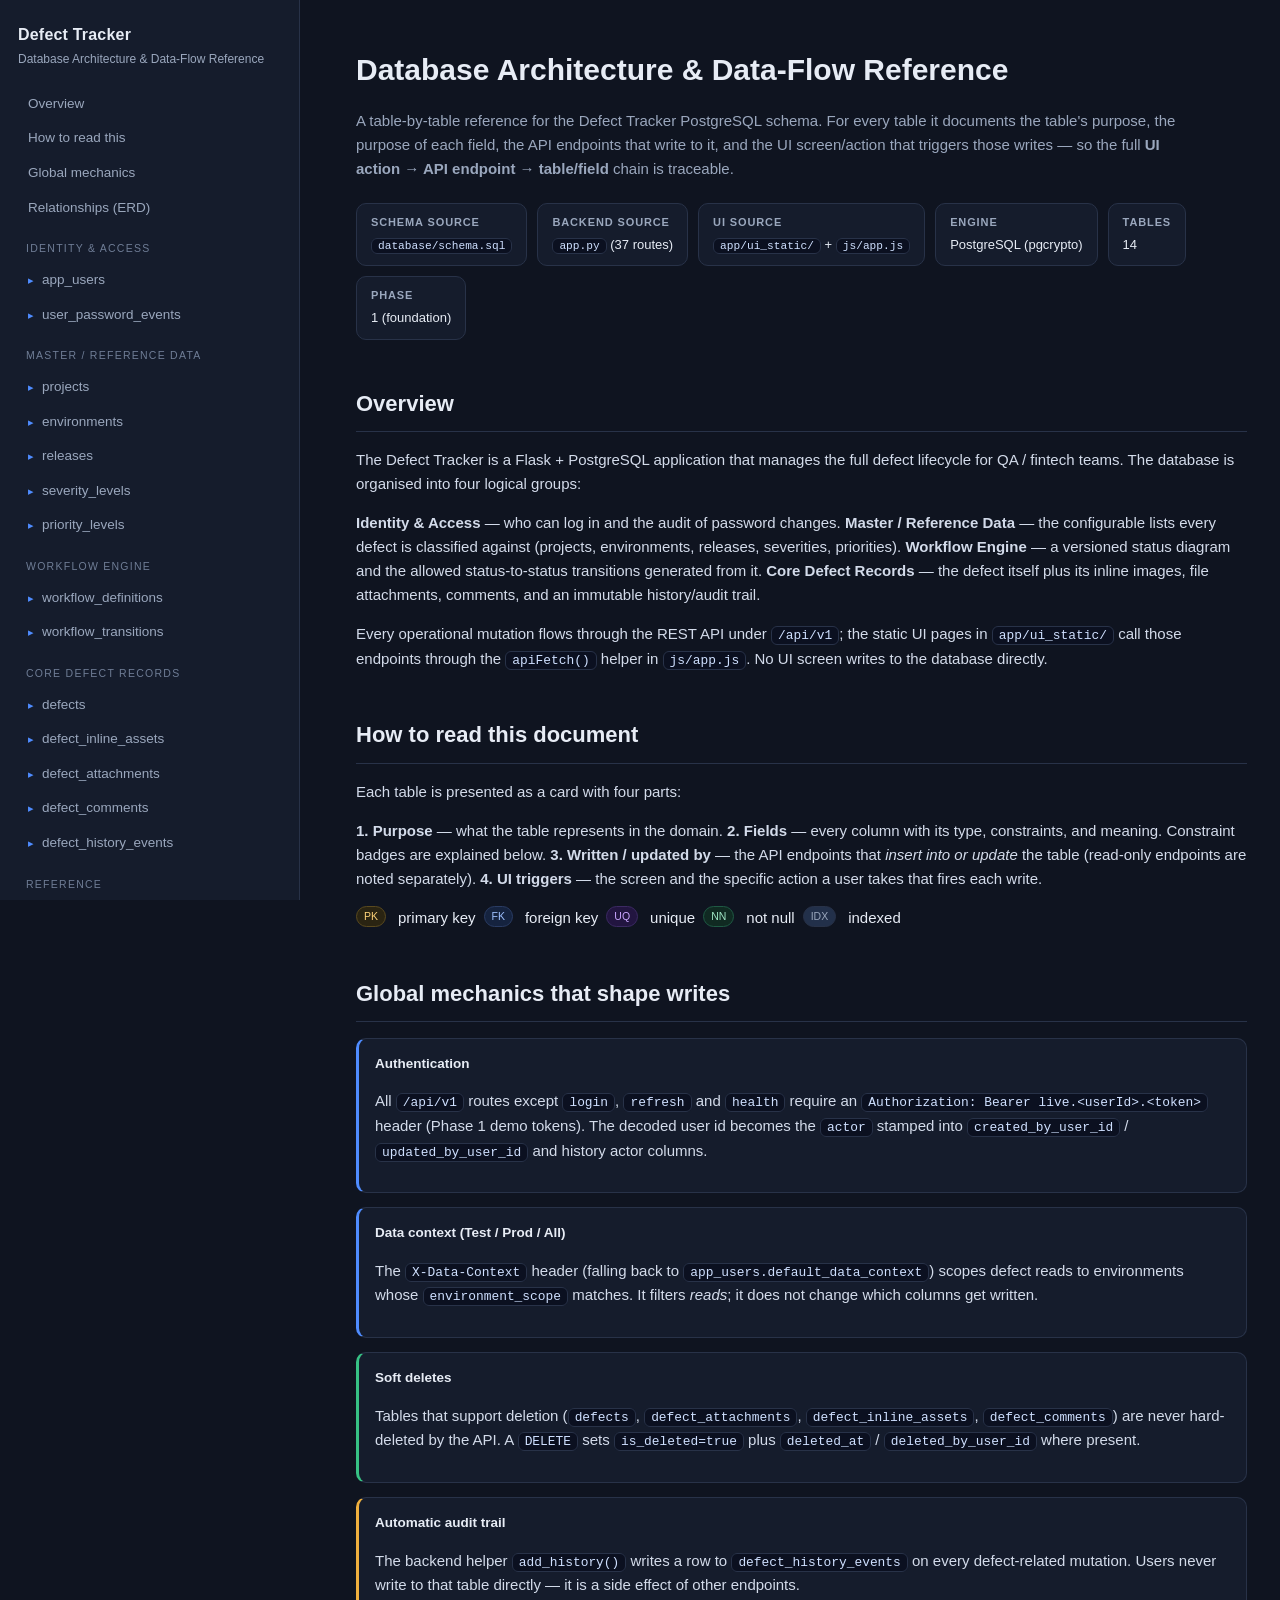
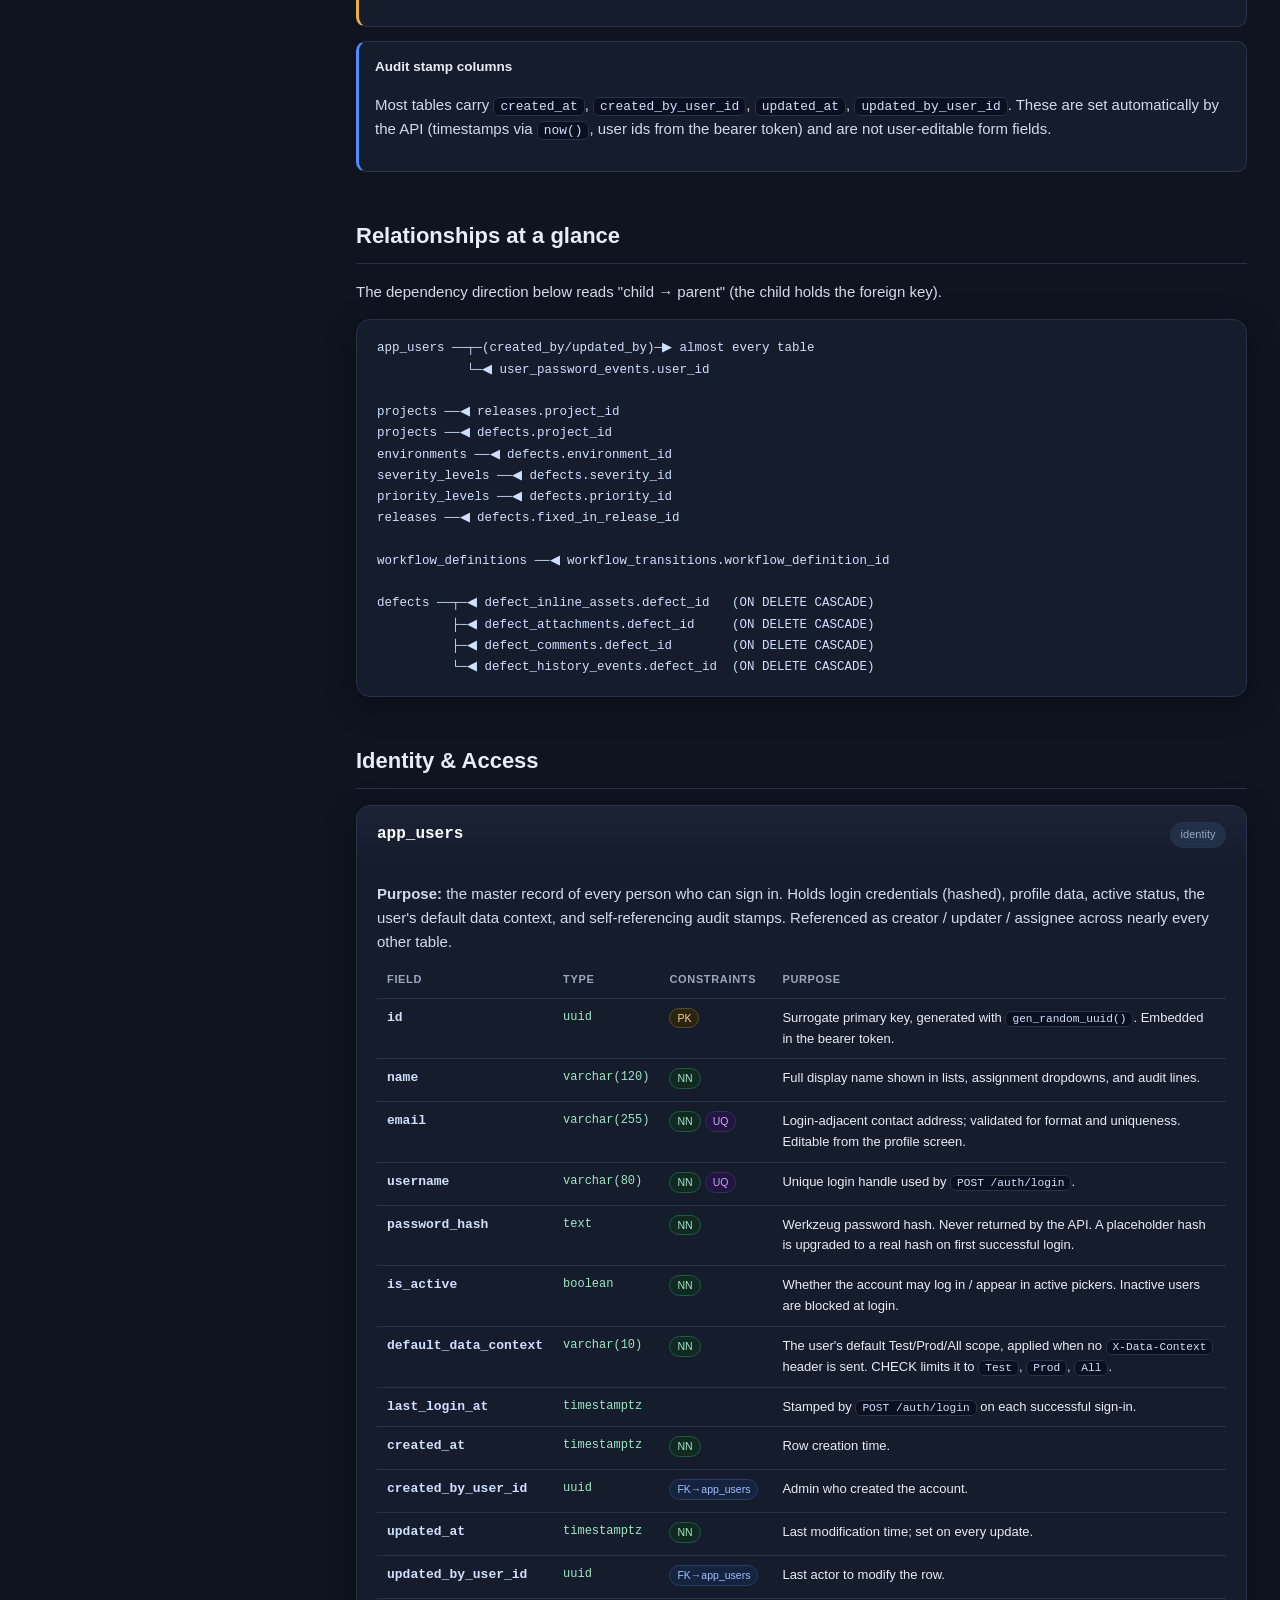
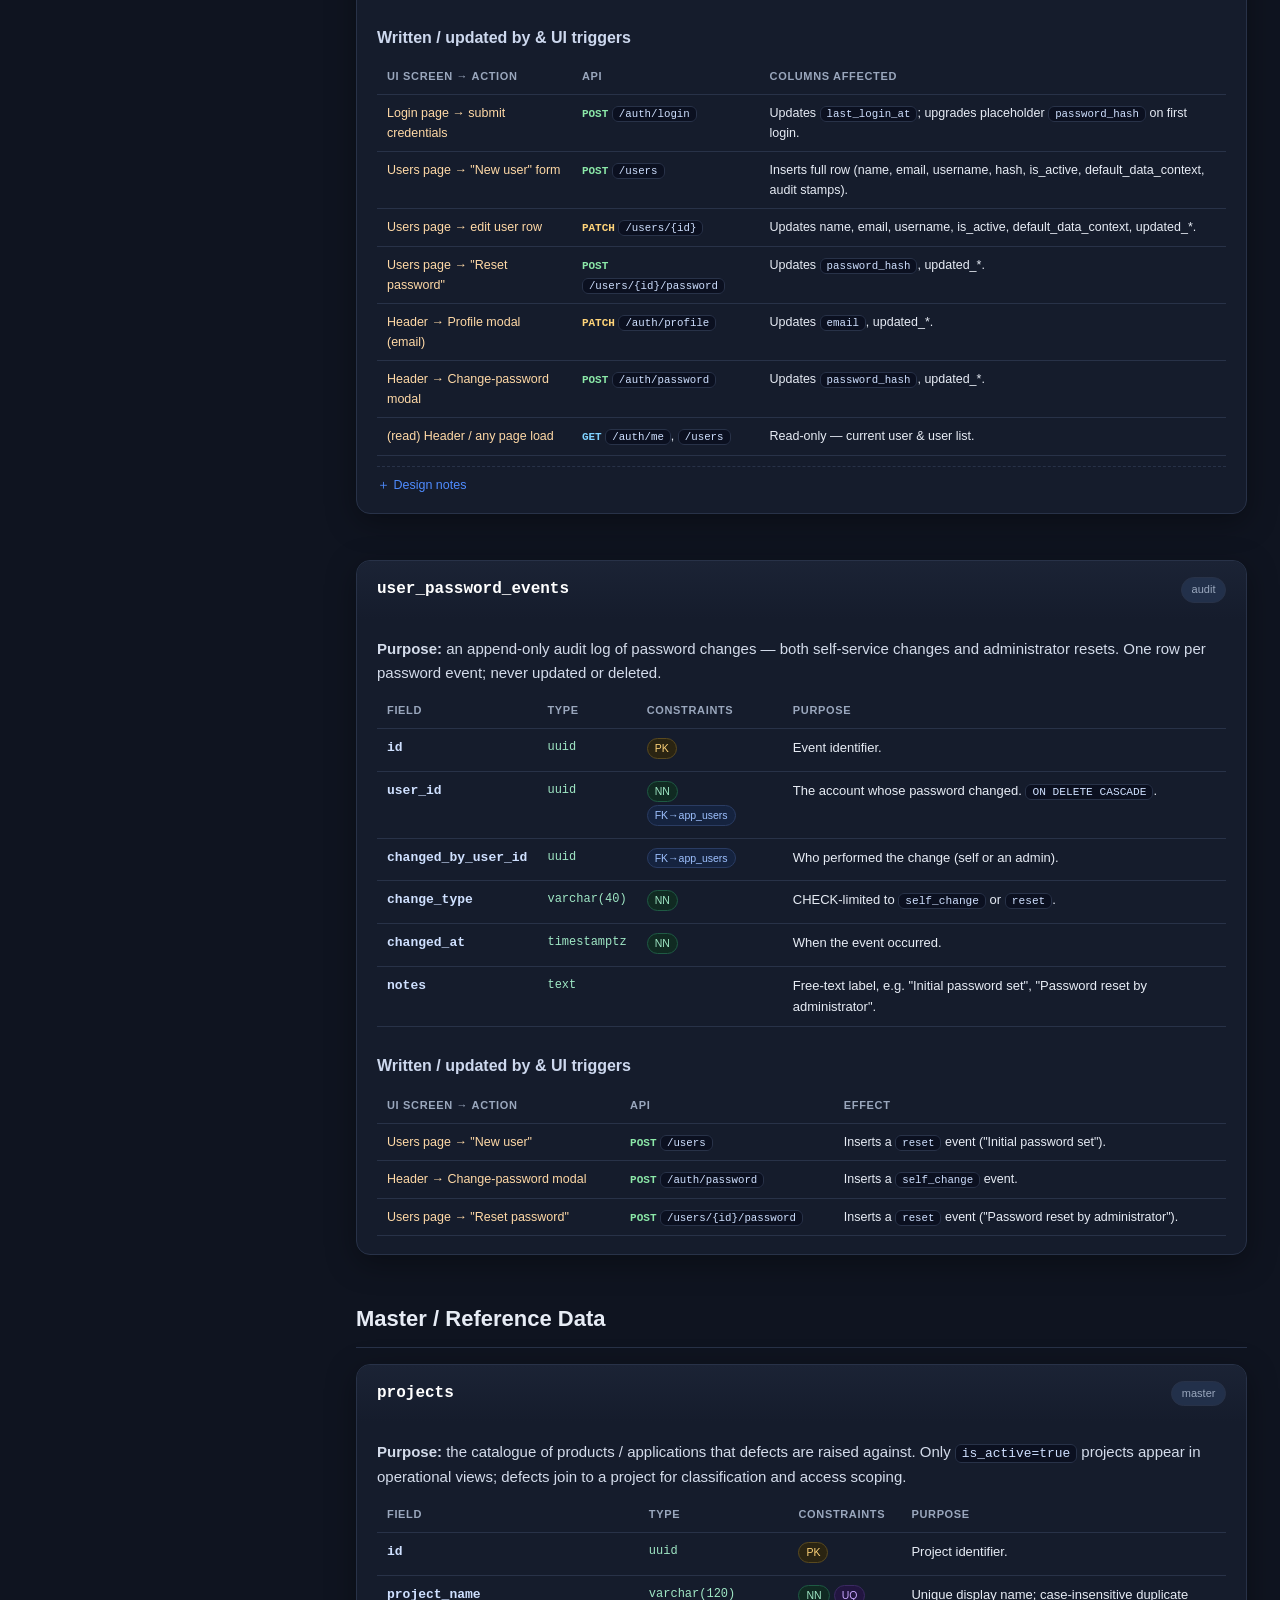
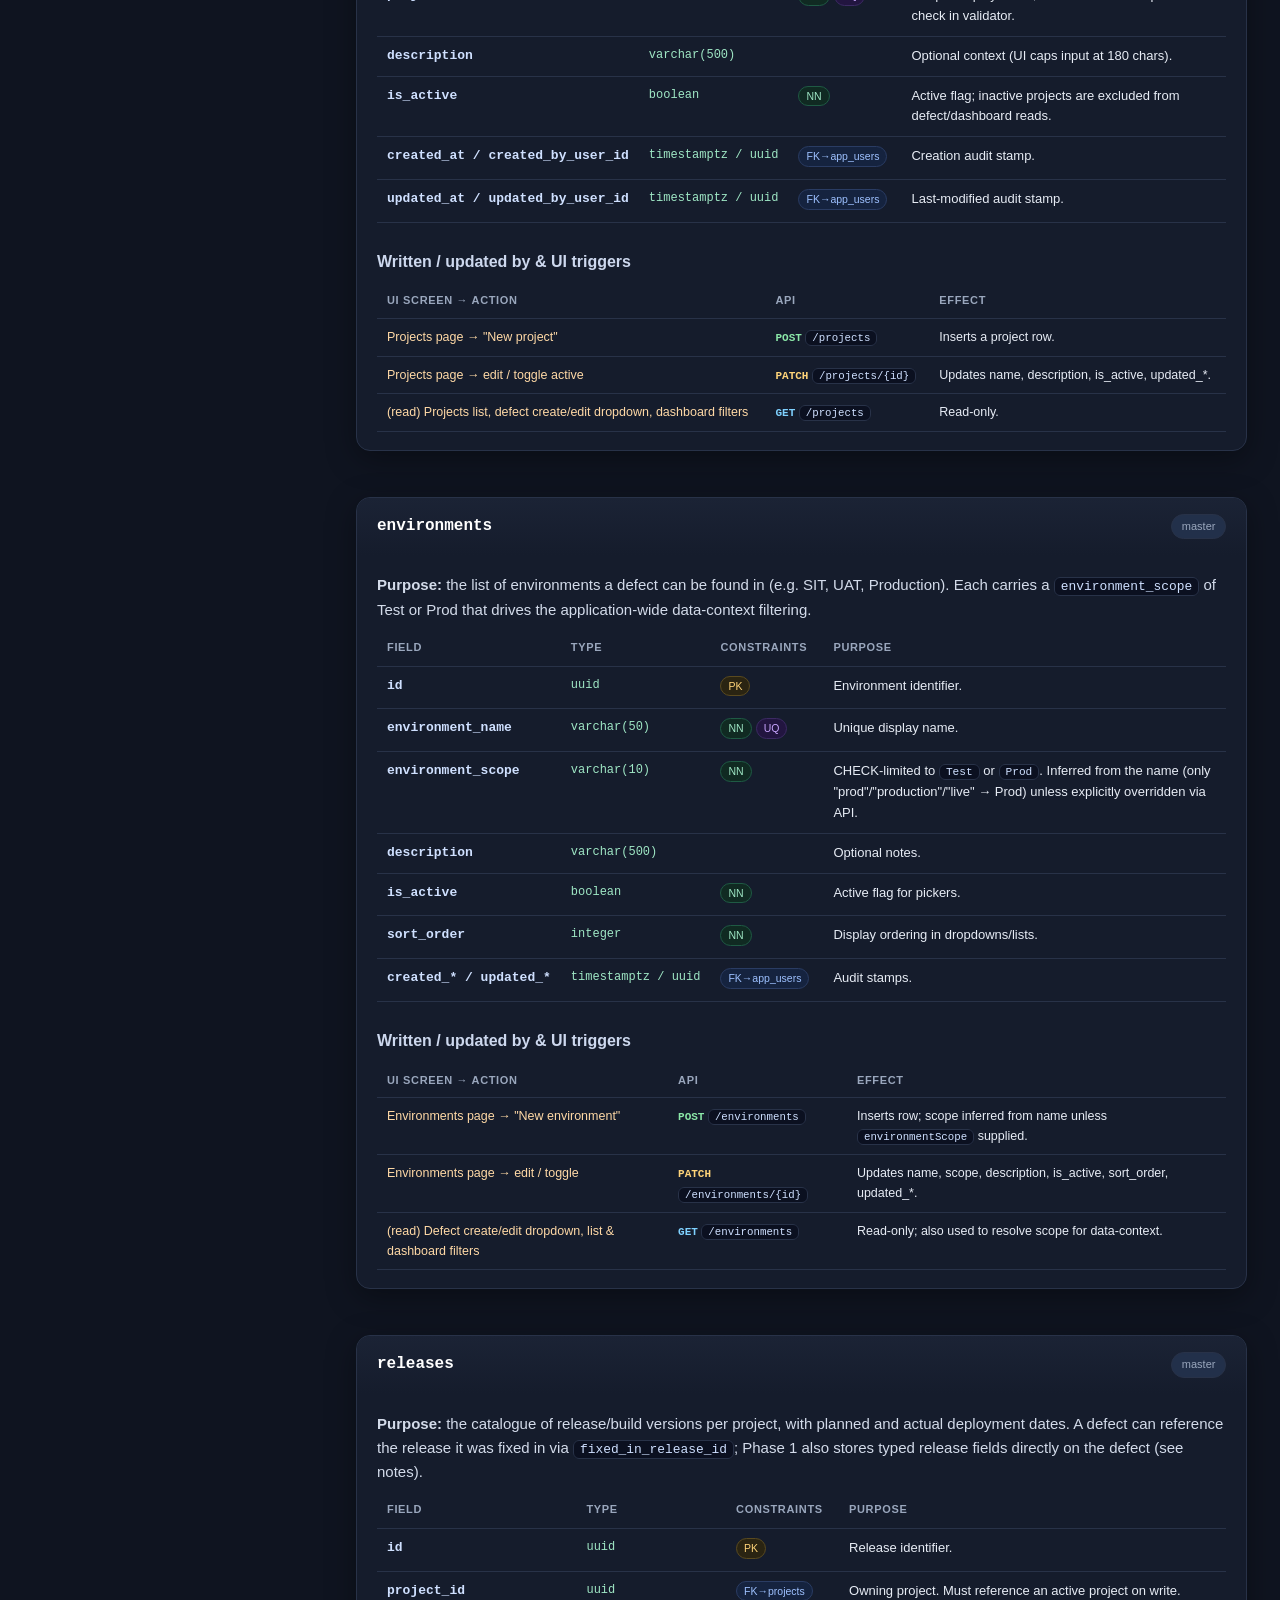
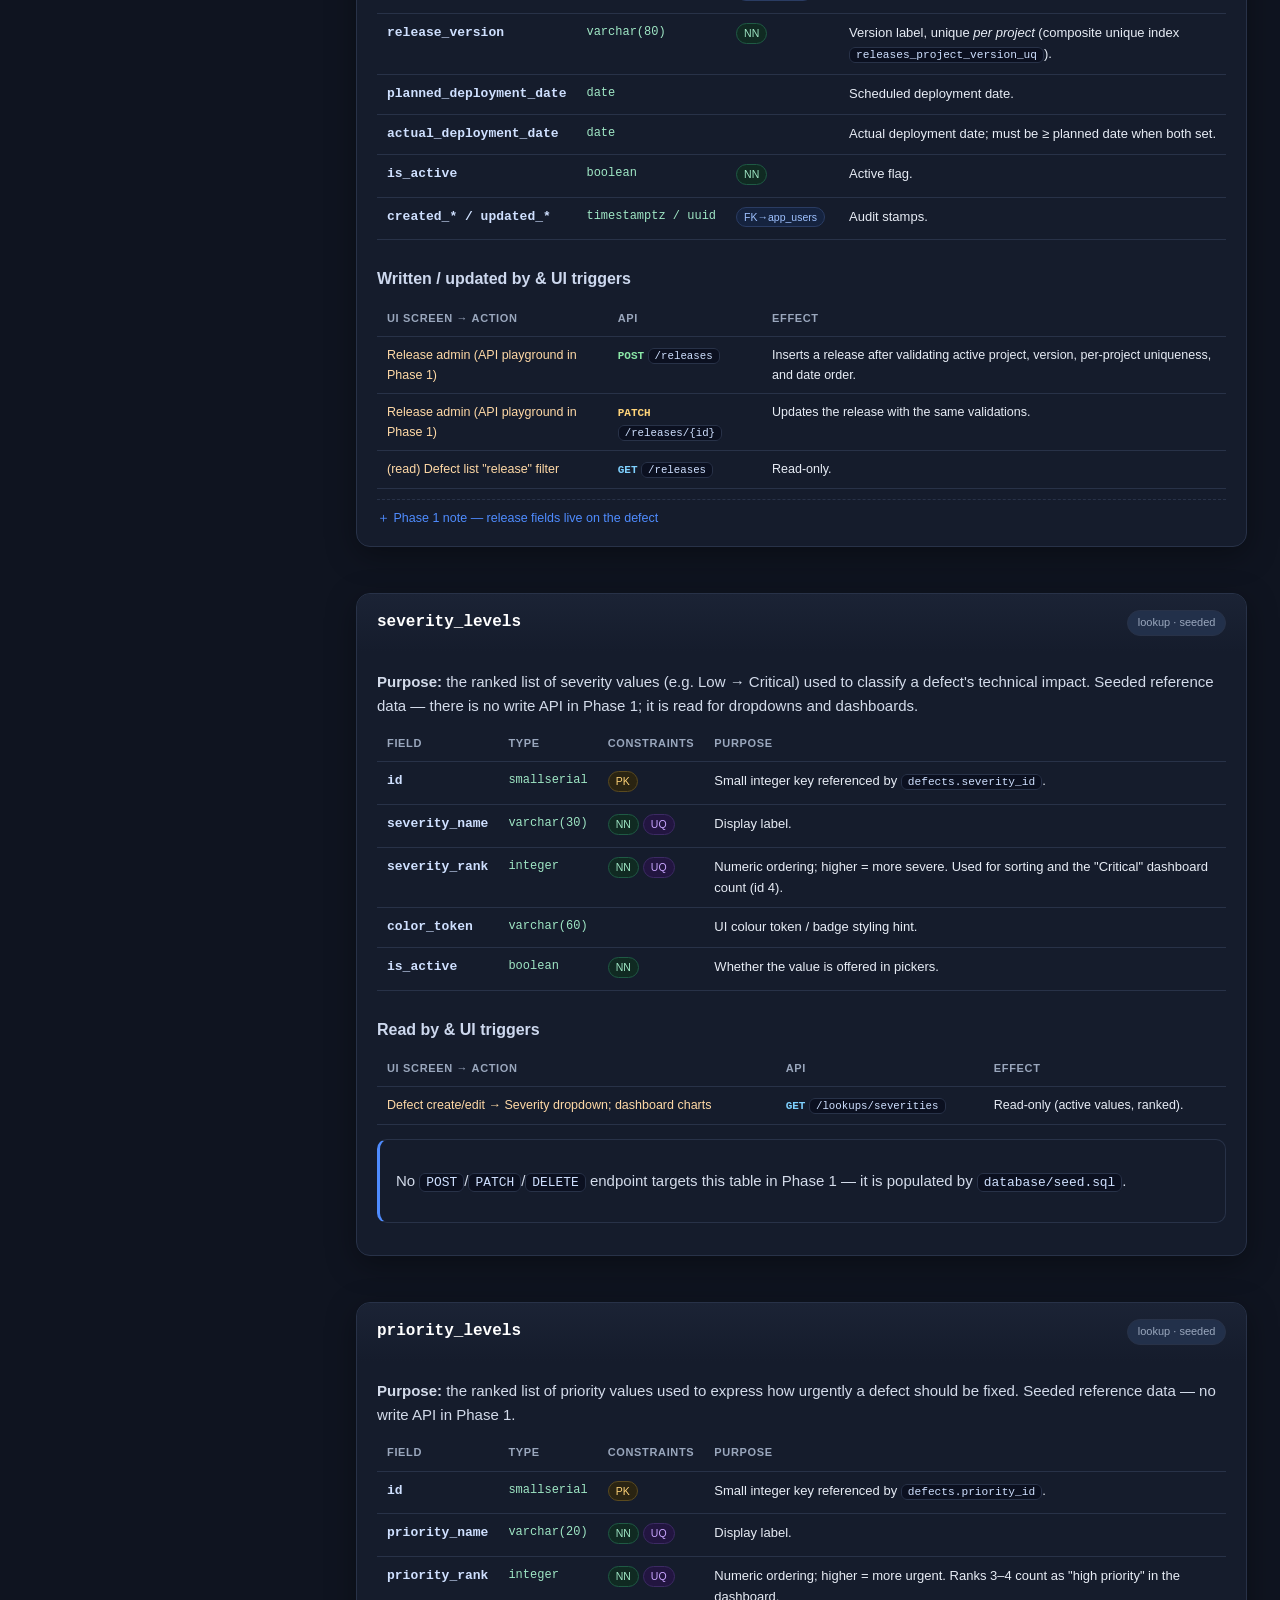
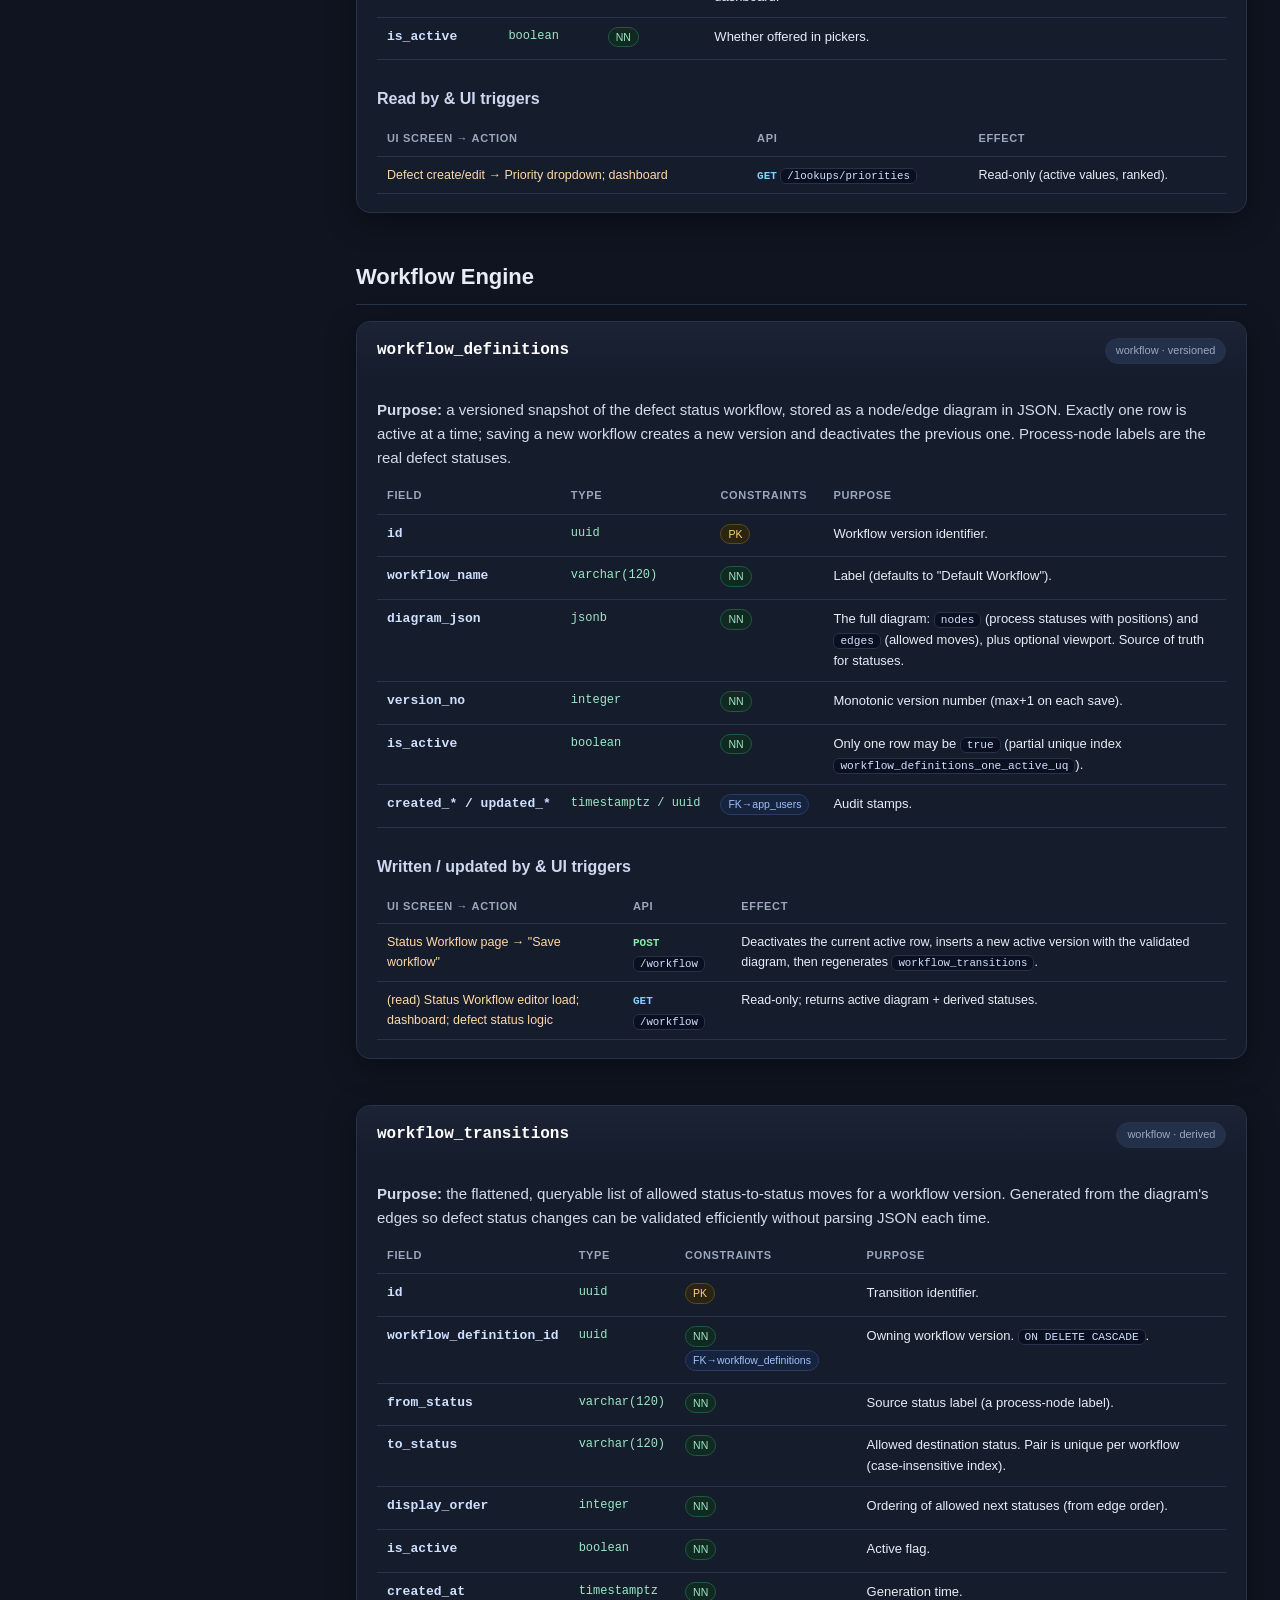
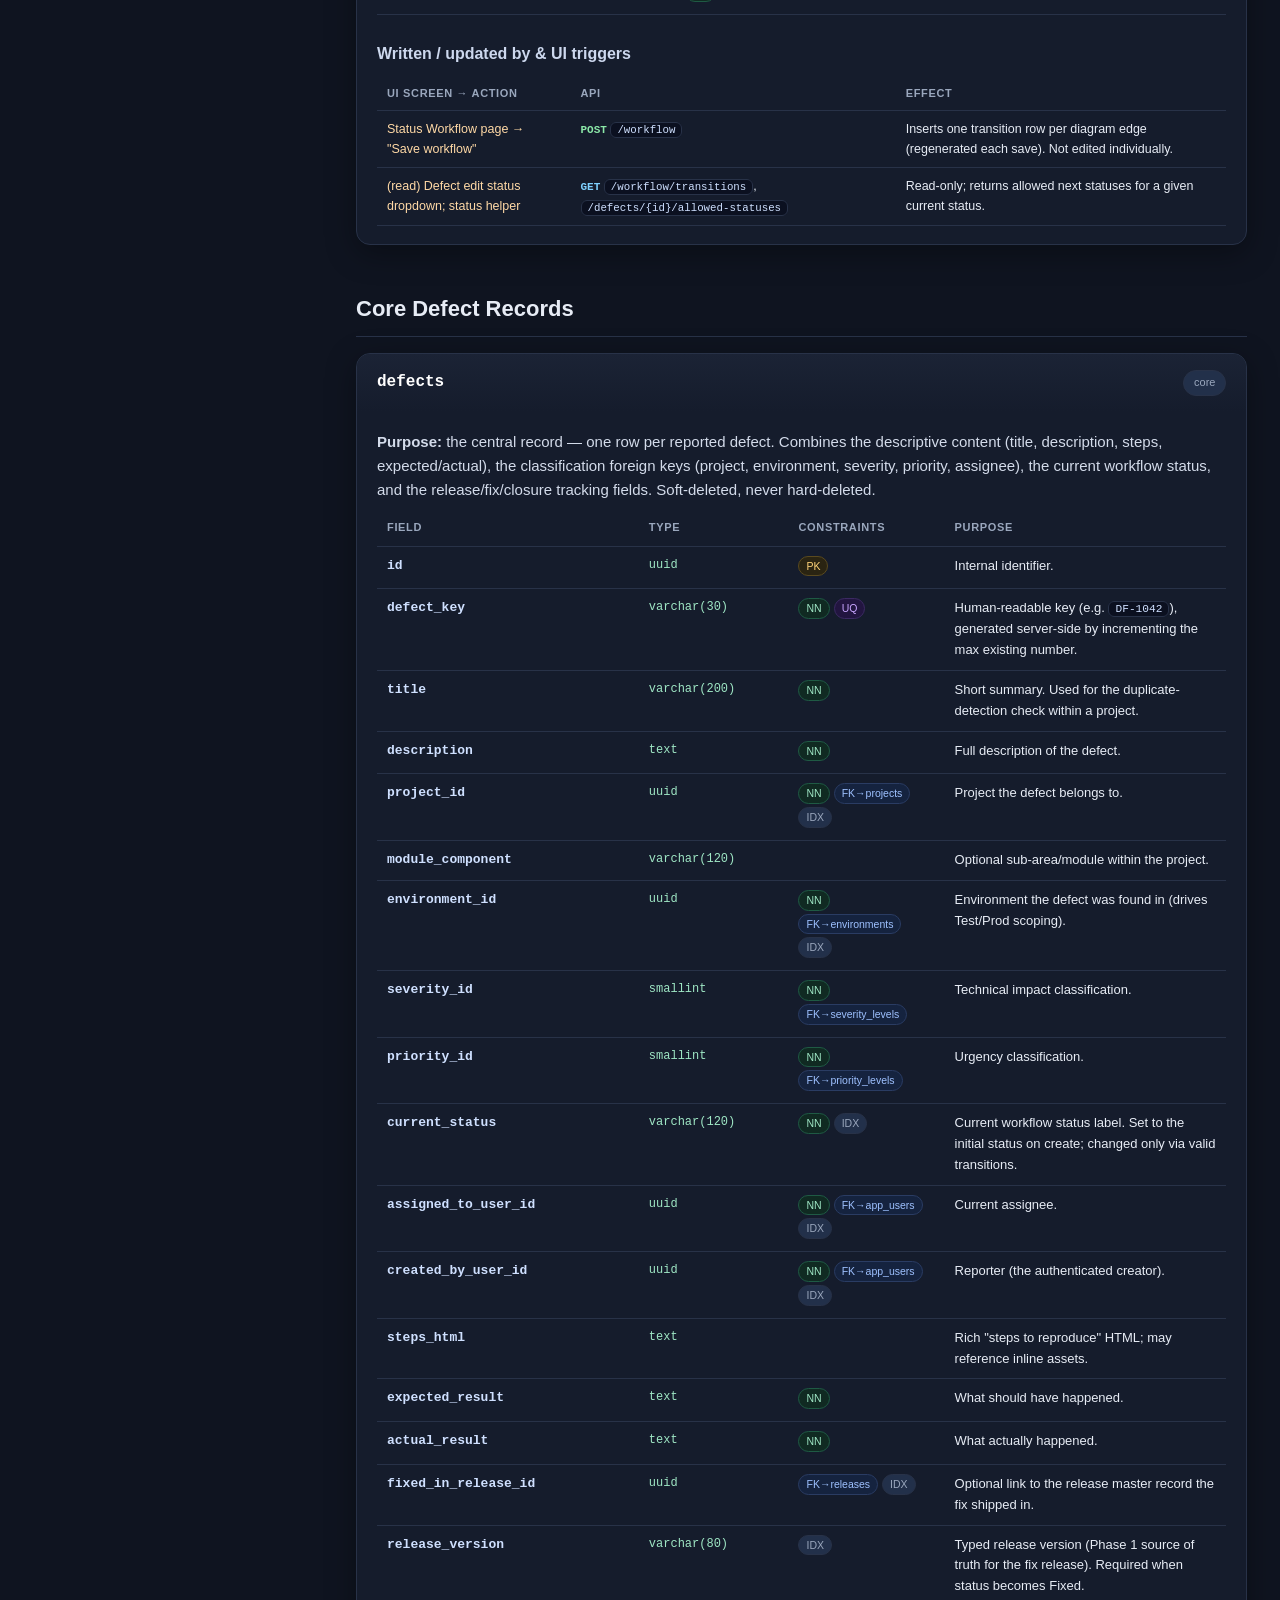
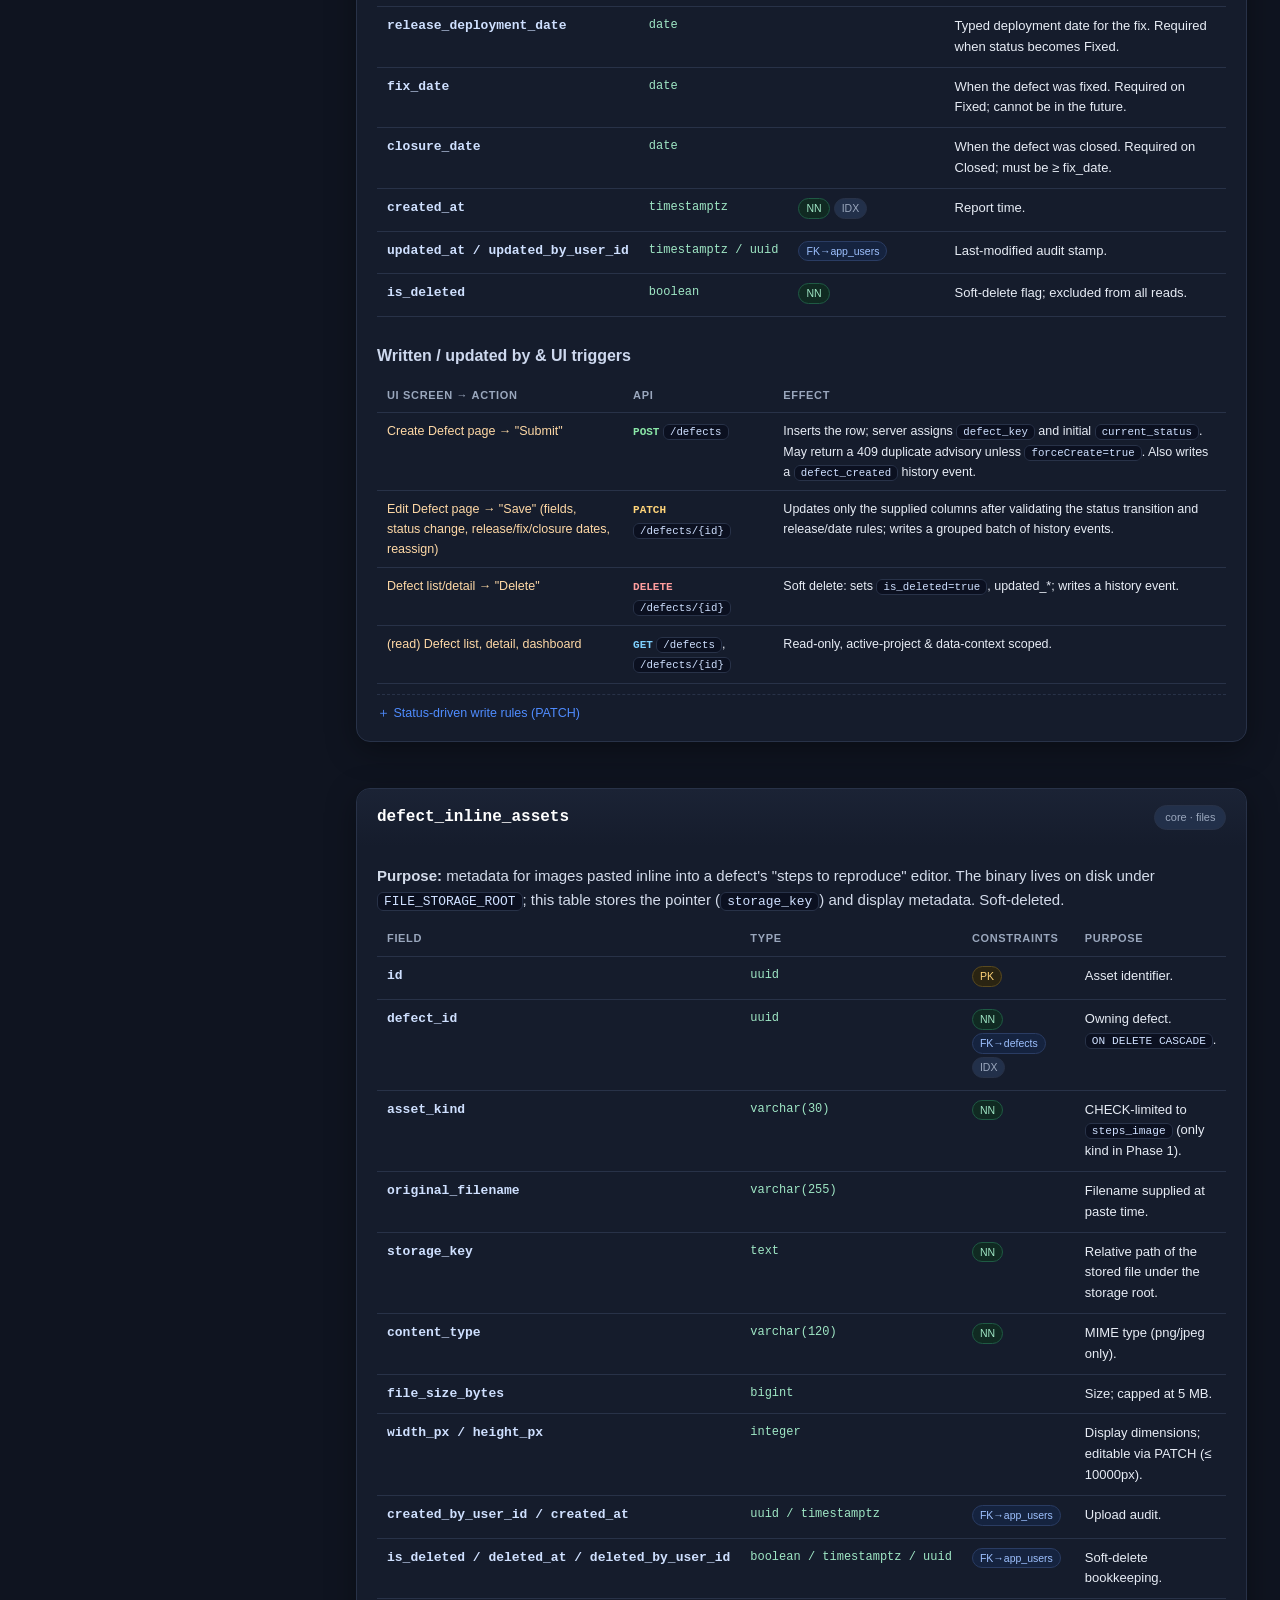
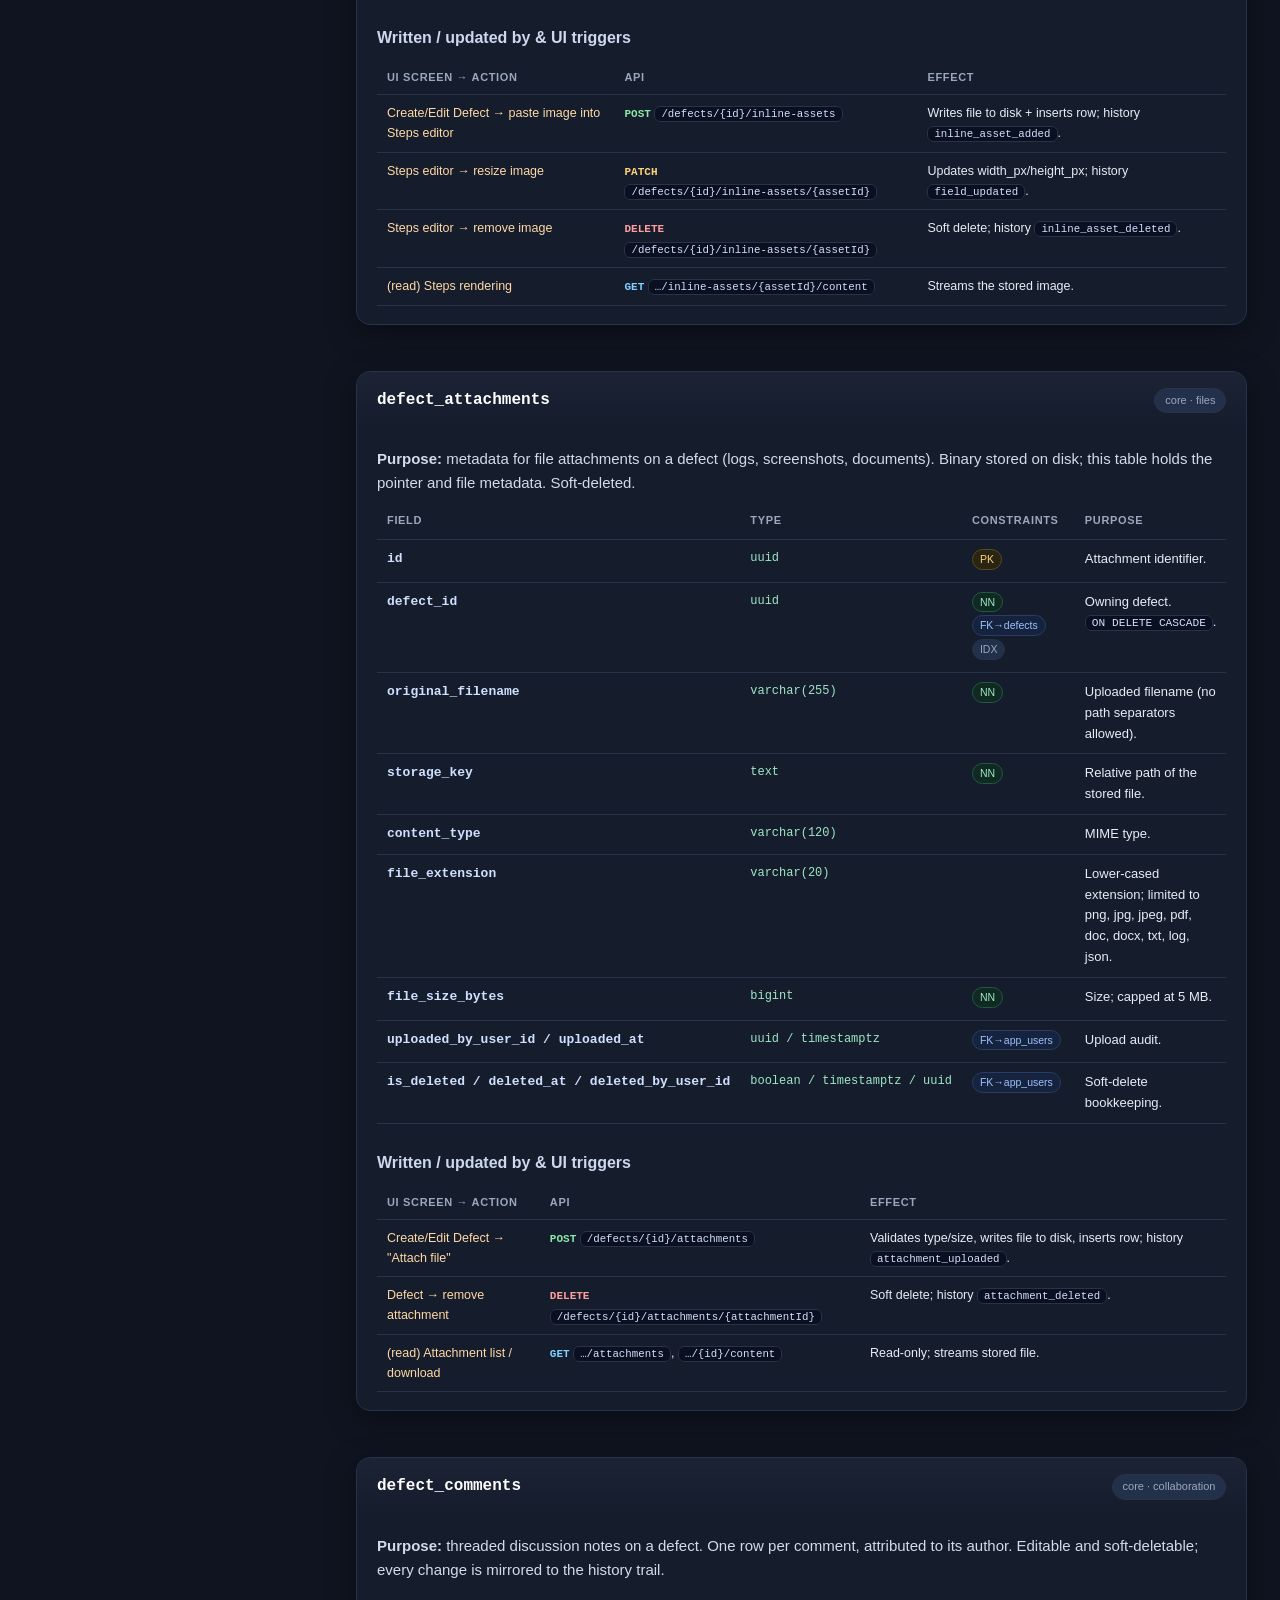
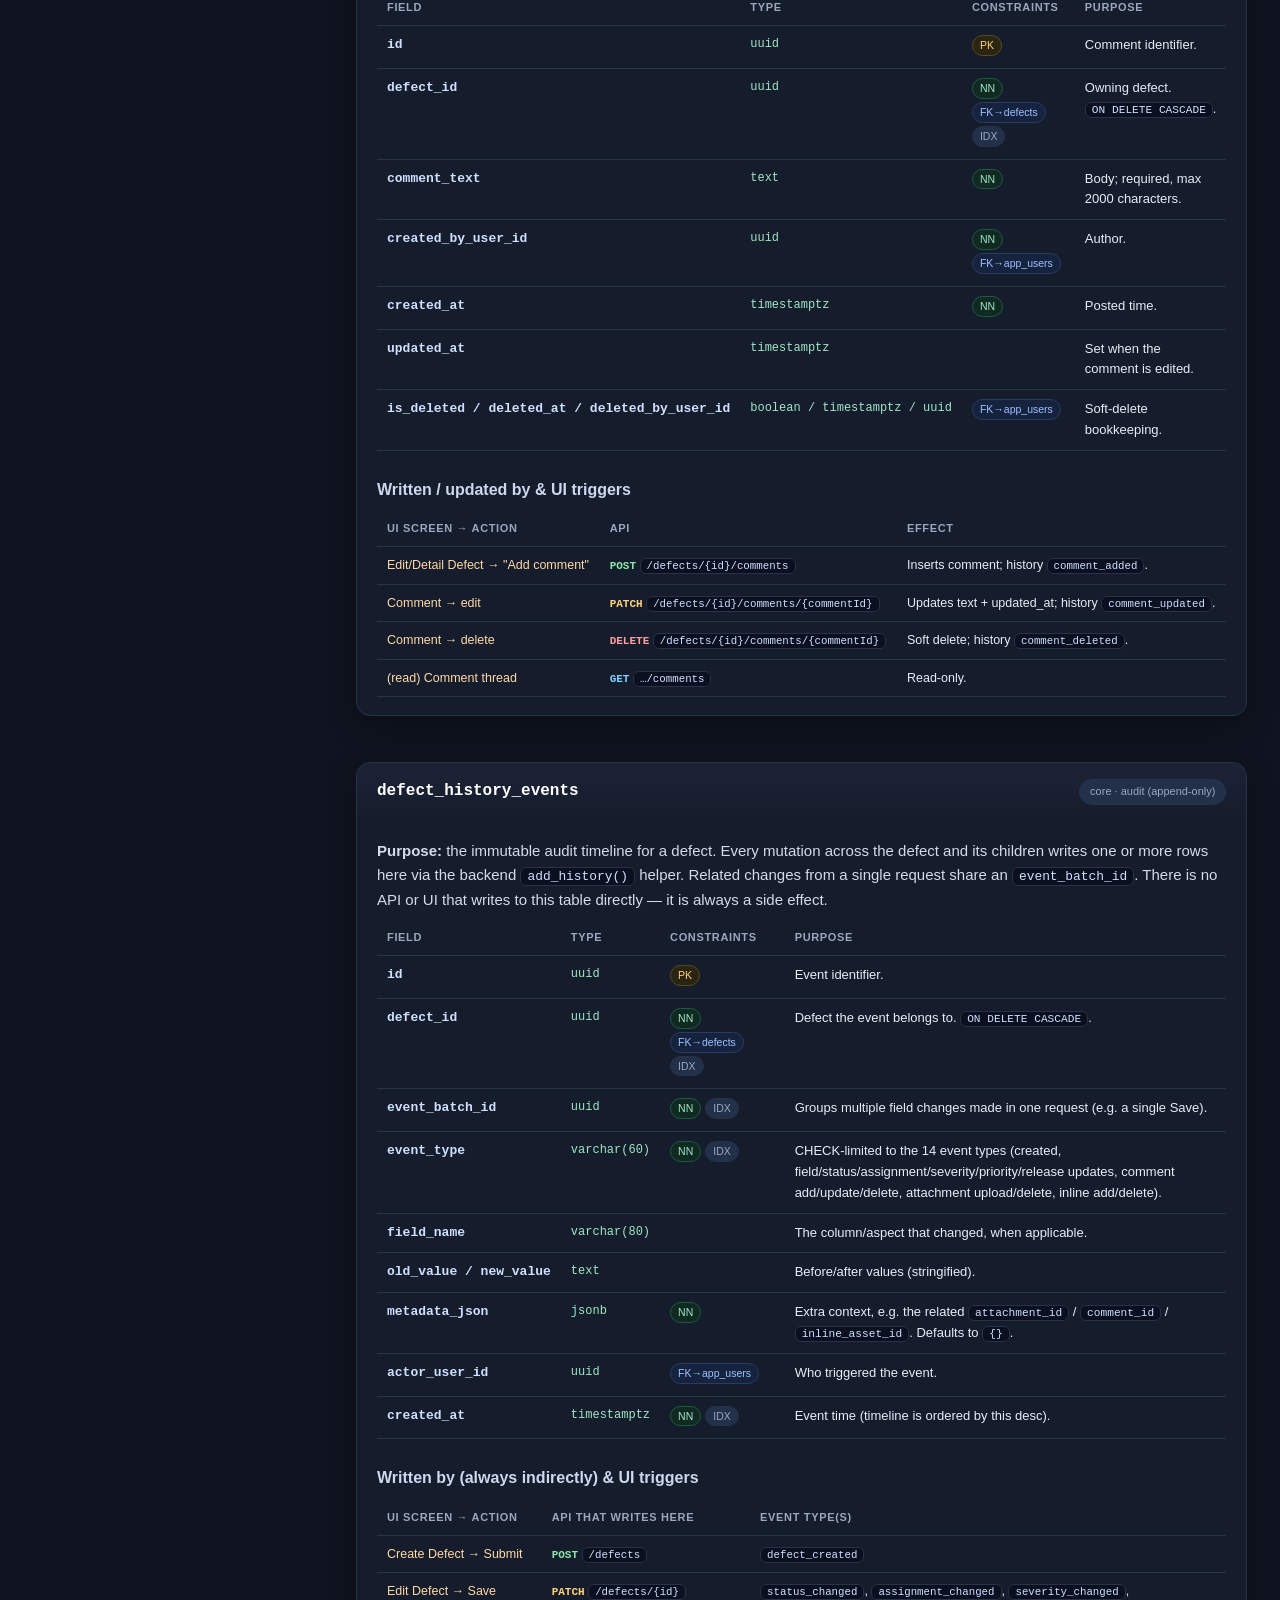
<file: docs/DB_ARCHITECTURE.html>
<!DOCTYPE html>
<html lang="en">
<head>
<meta charset="UTF-8">
<meta name="viewport" content="width=device-width, initial-scale=1.0">
<title>Defect Tracker — Database Architecture &amp; Data-Flow Reference</title>
<style>
:root{
  --bg:#0f1420; --panel:#151c2c; --panel-2:#1b2335; --ink:#e7ecf5; --muted:#9aa7bd;
  --line:#283248; --accent:#4f8cff; --accent-2:#7c5cff; --ok:#37c285; --warn:#f0b03e;
  --danger:#ff6b6b; --chip:#22304a; --code:#0b1020; --shadow:0 8px 30px rgba(0,0,0,.35);
}
*{box-sizing:border-box}
html{scroll-behavior:smooth}
body{margin:0;background:var(--bg);color:var(--ink);font:15px/1.6 -apple-system,BlinkMacSystemFont,"Segoe UI",Roboto,Helvetica,Arial,sans-serif}
a{color:var(--accent);text-decoration:none}
a:hover{text-decoration:underline}
code,kbd{font-family:"SF Mono",ui-monospace,Menlo,Consolas,monospace;font-size:.86em}
code{background:var(--code);border:1px solid var(--line);padding:1px 6px;border-radius:6px;color:#cfe0ff;white-space:nowrap}
.layout{display:grid;grid-template-columns:300px 1fr;min-height:100vh}
/* Sidebar */
aside{position:sticky;top:0;height:100vh;overflow-y:auto;background:var(--panel);border-right:1px solid var(--line);padding:22px 18px}
aside .brand{font-weight:700;font-size:16px;letter-spacing:.2px;margin-bottom:2px}
aside .sub{color:var(--muted);font-size:12px;margin-bottom:18px}
aside nav a{display:block;color:var(--muted);padding:6px 10px;border-radius:8px;font-size:13.5px;margin:1px 0}
aside nav a:hover{background:var(--panel-2);color:var(--ink);text-decoration:none}
aside nav .group{color:#6f7d96;text-transform:uppercase;font-size:10.5px;letter-spacing:.12em;margin:16px 8px 6px}
aside nav a.tbl::before{content:"▸";color:var(--accent);margin-right:8px;font-size:11px}
/* Main */
main{padding:46px 56px 120px;max-width:1180px}
header.page h1{font-size:30px;margin:0 0 6px}
header.page .lead{color:var(--muted);max-width:820px}
.meta-grid{display:flex;flex-wrap:wrap;gap:10px;margin:22px 0 8px}
.meta-grid .m{background:var(--panel);border:1px solid var(--line);border-radius:10px;padding:10px 14px;font-size:13px}
.meta-grid .m b{display:block;color:var(--muted);font-weight:600;font-size:11px;text-transform:uppercase;letter-spacing:.08em;margin-bottom:3px}
section{margin-top:46px;scroll-margin-top:20px}
h2{font-size:22px;border-bottom:1px solid var(--line);padding-bottom:10px;margin:0 0 16px}
h3{font-size:16px;margin:26px 0 10px;color:#cdd8ee}
p{color:#d3dbea}
.callout{background:var(--panel);border:1px solid var(--line);border-left:3px solid var(--accent);border-radius:10px;padding:14px 16px;margin:14px 0}
.callout.warn{border-left-color:var(--warn)}
.callout.ok{border-left-color:var(--ok)}
.callout h4{margin:0 0 6px;font-size:13.5px}
.tablecard{background:var(--panel);border:1px solid var(--line);border-radius:14px;box-shadow:var(--shadow);overflow:hidden;margin-bottom:8px}
.tablecard .hd{display:flex;align-items:center;gap:12px;padding:16px 20px;background:linear-gradient(180deg,var(--panel-2),var(--panel))}
.tablecard .hd .name{font-family:"SF Mono",ui-monospace,monospace;font-size:16px;font-weight:700;color:#fff}
.tablecard .hd .tag{margin-left:auto;font-size:11px;color:var(--muted);background:var(--chip);border:1px solid var(--line);border-radius:999px;padding:3px 10px}
.tablecard .bd{padding:18px 20px}
.purpose{color:#d3dbea;margin:0 0 4px}
table.fields{width:100%;border-collapse:collapse;margin:8px 0 4px;font-size:13px}
table.fields th,table.fields td{text-align:left;vertical-align:top;padding:9px 10px;border-bottom:1px solid var(--line)}
table.fields thead th{color:var(--muted);font-size:11px;text-transform:uppercase;letter-spacing:.06em;border-bottom:1px solid var(--line)}
table.fields td:first-child{white-space:nowrap}
table.fields .fname{font-family:"SF Mono",ui-monospace,monospace;color:#cfe0ff;font-weight:600}
table.fields .typ{font-family:"SF Mono",ui-monospace,monospace;color:#9fe7c5;font-size:12px;white-space:nowrap}
.pill{display:inline-block;font-size:10.5px;padding:1px 7px;border-radius:999px;border:1px solid var(--line);margin:0 4px 3px 0;color:var(--muted);background:var(--chip);cursor:help}
.pill[title]{position:relative}
.pill.pk{color:#ffd479;border-color:#5a4a1f;background:#2a2412}
.pill.fk{color:#9ec1ff;border-color:#2a3c63;background:#15233f}
.pill.uq{color:#c9a6ff;border-color:#3c2a63;background:#221540}
.pill.nn{color:#9fe7c5;border-color:#1f5a44;background:#102a22}
.pill.idx{color:#9aa7bd}
.flow{display:grid;grid-template-columns:1fr;gap:0;margin-top:14px}
table.map{width:100%;border-collapse:collapse;font-size:12.5px;margin-top:6px}
table.map th,table.map td{text-align:left;vertical-align:top;padding:8px 10px;border-bottom:1px solid var(--line)}
table.map thead th{color:var(--muted);font-size:11px;text-transform:uppercase;letter-spacing:.06em}
table.map .ui{color:#ffd9a6}
table.map .verb{font-family:ui-monospace,monospace;font-weight:700;font-size:11px}
.verb.get{color:#7fd1ff}.verb.post{color:#8be8a8}.verb.patch{color:#ffd479}.verb.delete{color:#ff9e9e}.verb.put{color:#d3a6ff}
details.deep{margin-top:10px;border-top:1px dashed var(--line);padding-top:8px}
details.deep summary{cursor:pointer;color:var(--accent);font-size:12.5px;list-style:none}
details.deep summary::-webkit-details-marker{display:none}
details.deep summary::before{content:"＋ ";color:var(--accent)}
details.deep[open] summary::before{content:"－ "}
.legend{display:flex;flex-wrap:wrap;gap:8px;margin:10px 0 0}
.footer{margin-top:60px;color:var(--muted);font-size:12px;border-top:1px solid var(--line);padding-top:18px}
.toc-cols{columns:2;column-gap:30px}
@media (max-width:980px){.layout{grid-template-columns:1fr}aside{position:static;height:auto}main{padding:28px 22px 80px}.toc-cols{columns:1}}
@media print{aside{display:none}.layout{grid-template-columns:1fr}main{padding:0}.tablecard{break-inside:avoid}details.deep{display:block}details.deep[open]{}}
</style>
</head>
<body>
<div class="layout">
<aside>
  <div class="brand">Defect Tracker</div>
  <div class="sub">Database Architecture &amp; Data-Flow Reference</div>
  <nav>
    <a href="#overview">Overview</a>
    <a href="#how-to-read">How to read this</a>
    <a href="#mechanics">Global mechanics</a>
    <a href="#erd">Relationships (ERD)</a>
    <div class="group">Identity &amp; Access</div>
    <a class="tbl" href="#app_users">app_users</a>
    <a class="tbl" href="#user_password_events">user_password_events</a>
    <div class="group">Master / Reference Data</div>
    <a class="tbl" href="#projects">projects</a>
    <a class="tbl" href="#environments">environments</a>
    <a class="tbl" href="#releases">releases</a>
    <a class="tbl" href="#severity_levels">severity_levels</a>
    <a class="tbl" href="#priority_levels">priority_levels</a>
    <div class="group">Workflow Engine</div>
    <a class="tbl" href="#workflow_definitions">workflow_definitions</a>
    <a class="tbl" href="#workflow_transitions">workflow_transitions</a>
    <div class="group">Core Defect Records</div>
    <a class="tbl" href="#defects">defects</a>
    <a class="tbl" href="#defect_inline_assets">defect_inline_assets</a>
    <a class="tbl" href="#defect_attachments">defect_attachments</a>
    <a class="tbl" href="#defect_comments">defect_comments</a>
    <a class="tbl" href="#defect_history_events">defect_history_events</a>
    <div class="group">Reference</div>
    <a href="#matrix">UI → API → Table matrix</a>
  </nav>
</aside>

<main>
<header class="page">
  <h1>Database Architecture &amp; Data-Flow Reference</h1>
  <p class="lead">A table-by-table reference for the Defect Tracker PostgreSQL schema. For every table it documents the table's purpose, the purpose of each field, the API endpoints that write to it, and the UI screen/action that triggers those writes — so the full <b>UI action → API endpoint → table/field</b> chain is traceable.</p>
  <div class="meta-grid">
    <div class="m"><b>Schema source</b><code>database/schema.sql</code></div>
    <div class="m"><b>Backend source</b><code>app.py</code> (37 routes)</div>
    <div class="m"><b>UI source</b><code>app/ui_static/</code> + <code>js/app.js</code></div>
    <div class="m"><b>Engine</b>PostgreSQL (pgcrypto)</div>
    <div class="m"><b>Tables</b>14</div>
    <div class="m"><b>Phase</b>1 (foundation)</div>
  </div>
</header>

<section id="overview">
<h2>Overview</h2>
<p>The Defect Tracker is a Flask + PostgreSQL application that manages the full defect lifecycle for QA / fintech teams. The database is organised into four logical groups:</p>
<p><b>Identity &amp; Access</b> — who can log in and the audit of password changes. <b>Master / Reference Data</b> — the configurable lists every defect is classified against (projects, environments, releases, severities, priorities). <b>Workflow Engine</b> — a versioned status diagram and the allowed status-to-status transitions generated from it. <b>Core Defect Records</b> — the defect itself plus its inline images, file attachments, comments, and an immutable history/audit trail.</p>
<p>Every operational mutation flows through the REST API under <code>/api/v1</code>; the static UI pages in <code>app/ui_static/</code> call those endpoints through the <code>apiFetch()</code> helper in <code>js/app.js</code>. No UI screen writes to the database directly.</p>
</section>

<section id="how-to-read">
<h2>How to read this document</h2>
<p>Each table is presented as a card with four parts:</p>
<p><b>1. Purpose</b> — what the table represents in the domain. <b>2. Fields</b> — every column with its type, constraints, and meaning. Constraint badges are explained below. <b>3. Written / updated by</b> — the API endpoints that <i>insert into or update</i> the table (read-only endpoints are noted separately). <b>4. UI triggers</b> — the screen and the specific action a user takes that fires each write.</p>
<div class="legend">
  <span class="pill pk">PK</span> primary key
  <span class="pill fk">FK</span> foreign key
  <span class="pill uq">UQ</span> unique
  <span class="pill nn">NN</span> not null
  <span class="pill idx">IDX</span> indexed
</div>
</section>

<section id="mechanics">
<h2>Global mechanics that shape writes</h2>
<div class="callout">
  <h4>Authentication</h4>
  <p>All <code>/api/v1</code> routes except <code>login</code>, <code>refresh</code> and <code>health</code> require an <code>Authorization: Bearer live.&lt;userId&gt;.&lt;token&gt;</code> header (Phase&nbsp;1 demo tokens). The decoded user id becomes the <code>actor</code> stamped into <code>created_by_user_id</code> / <code>updated_by_user_id</code> and history actor columns.</p>
</div>
<div class="callout">
  <h4>Data context (Test / Prod / All)</h4>
  <p>The <code>X-Data-Context</code> header (falling back to <code>app_users.default_data_context</code>) scopes defect reads to environments whose <code>environment_scope</code> matches. It filters <i>reads</i>; it does not change which columns get written.</p>
</div>
<div class="callout ok">
  <h4>Soft deletes</h4>
  <p>Tables that support deletion (<code>defects</code>, <code>defect_attachments</code>, <code>defect_inline_assets</code>, <code>defect_comments</code>) are never hard-deleted by the API. A <code>DELETE</code> sets <code>is_deleted=true</code> plus <code>deleted_at</code> / <code>deleted_by_user_id</code> where present.</p>
</div>
<div class="callout warn">
  <h4>Automatic audit trail</h4>
  <p>The backend helper <code>add_history()</code> writes a row to <code>defect_history_events</code> on every defect-related mutation. Users never write to that table directly — it is a side effect of other endpoints.</p>
</div>
<div class="callout">
  <h4>Audit stamp columns</h4>
  <p>Most tables carry <code>created_at</code>, <code>created_by_user_id</code>, <code>updated_at</code>, <code>updated_by_user_id</code>. These are set automatically by the API (timestamps via <code>now()</code>, user ids from the bearer token) and are not user-editable form fields.</p>
</div>
</section>

<section id="erd">
<h2>Relationships at a glance</h2>
<p>The dependency direction below reads "child → parent" (the child holds the foreign key).</p>
<div class="tablecard"><div class="bd">
<pre style="margin:0;color:#cfe0ff;font-family:'SF Mono',ui-monospace,monospace;font-size:12.5px;line-height:1.7;overflow:auto">
app_users ──┬─(created_by/updated_by)─▶ almost every table
            └─◀ user_password_events.user_id

projects ──◀ releases.project_id
projects ──◀ defects.project_id
environments ──◀ defects.environment_id
severity_levels ──◀ defects.severity_id
priority_levels ──◀ defects.priority_id
releases ──◀ defects.fixed_in_release_id

workflow_definitions ──◀ workflow_transitions.workflow_definition_id

defects ──┬─◀ defect_inline_assets.defect_id   (ON DELETE CASCADE)
          ├─◀ defect_attachments.defect_id     (ON DELETE CASCADE)
          ├─◀ defect_comments.defect_id        (ON DELETE CASCADE)
          └─◀ defect_history_events.defect_id  (ON DELETE CASCADE)
</pre>
</div></div>
</section>

<!-- ============================ app_users ============================ -->
<section id="app_users">
<h2>Identity &amp; Access</h2>
<div class="tablecard">
  <div class="hd"><span class="name">app_users</span><span class="tag">identity</span></div>
  <div class="bd">
    <p class="purpose"><b>Purpose:</b> the master record of every person who can sign in. Holds login credentials (hashed), profile data, active status, the user's default data context, and self-referencing audit stamps. Referenced as creator / updater / assignee across nearly every other table.</p>
    <table class="fields">
      <thead><tr><th>Field</th><th>Type</th><th>Constraints</th><th>Purpose</th></tr></thead>
      <tbody>
        <tr><td class="fname">id</td><td class="typ">uuid</td><td><span class="pill pk">PK</span></td><td>Surrogate primary key, generated with <code>gen_random_uuid()</code>. Embedded in the bearer token.</td></tr>
        <tr><td class="fname">name</td><td class="typ">varchar(120)</td><td><span class="pill nn">NN</span></td><td>Full display name shown in lists, assignment dropdowns, and audit lines.</td></tr>
        <tr><td class="fname">email</td><td class="typ">varchar(255)</td><td><span class="pill nn">NN</span><span class="pill uq">UQ</span></td><td>Login-adjacent contact address; validated for format and uniqueness. Editable from the profile screen.</td></tr>
        <tr><td class="fname">username</td><td class="typ">varchar(80)</td><td><span class="pill nn">NN</span><span class="pill uq">UQ</span></td><td>Unique login handle used by <code>POST /auth/login</code>.</td></tr>
        <tr><td class="fname">password_hash</td><td class="typ">text</td><td><span class="pill nn">NN</span></td><td>Werkzeug password hash. Never returned by the API. A placeholder hash is upgraded to a real hash on first successful login.</td></tr>
        <tr><td class="fname">is_active</td><td class="typ">boolean</td><td><span class="pill nn">NN</span></td><td>Whether the account may log in / appear in active pickers. Inactive users are blocked at login.</td></tr>
        <tr><td class="fname">default_data_context</td><td class="typ">varchar(10)</td><td><span class="pill nn">NN</span></td><td>The user's default Test/Prod/All scope, applied when no <code>X-Data-Context</code> header is sent. CHECK limits it to <code>Test</code>, <code>Prod</code>, <code>All</code>.</td></tr>
        <tr><td class="fname">last_login_at</td><td class="typ">timestamptz</td><td></td><td>Stamped by <code>POST /auth/login</code> on each successful sign-in.</td></tr>
        <tr><td class="fname">created_at</td><td class="typ">timestamptz</td><td><span class="pill nn">NN</span></td><td>Row creation time.</td></tr>
        <tr><td class="fname">created_by_user_id</td><td class="typ">uuid</td><td><span class="pill fk">FK→app_users</span></td><td>Admin who created the account.</td></tr>
        <tr><td class="fname">updated_at</td><td class="typ">timestamptz</td><td><span class="pill nn">NN</span></td><td>Last modification time; set on every update.</td></tr>
        <tr><td class="fname">updated_by_user_id</td><td class="typ">uuid</td><td><span class="pill fk">FK→app_users</span></td><td>Last actor to modify the row.</td></tr>
      </tbody>
    </table>
    <h3>Written / updated by &amp; UI triggers</h3>
    <table class="map">
      <thead><tr><th>UI screen → action</th><th>API</th><th>Columns affected</th></tr></thead>
      <tbody>
        <tr><td class="ui">Login page → submit credentials</td><td><span class="verb post">POST</span> <code>/auth/login</code></td><td>Updates <code>last_login_at</code>; upgrades placeholder <code>password_hash</code> on first login.</td></tr>
        <tr><td class="ui">Users page → "New user" form</td><td><span class="verb post">POST</span> <code>/users</code></td><td>Inserts full row (name, email, username, hash, is_active, default_data_context, audit stamps).</td></tr>
        <tr><td class="ui">Users page → edit user row</td><td><span class="verb patch">PATCH</span> <code>/users/{id}</code></td><td>Updates name, email, username, is_active, default_data_context, updated_*.</td></tr>
        <tr><td class="ui">Users page → "Reset password"</td><td><span class="verb post">POST</span> <code>/users/{id}/password</code></td><td>Updates <code>password_hash</code>, updated_*.</td></tr>
        <tr><td class="ui">Header → Profile modal (email)</td><td><span class="verb patch">PATCH</span> <code>/auth/profile</code></td><td>Updates <code>email</code>, updated_*.</td></tr>
        <tr><td class="ui">Header → Change-password modal</td><td><span class="verb post">POST</span> <code>/auth/password</code></td><td>Updates <code>password_hash</code>, updated_*.</td></tr>
        <tr><td class="ui">(read) Header / any page load</td><td><span class="verb get">GET</span> <code>/auth/me</code>, <code>/users</code></td><td>Read-only — current user &amp; user list.</td></tr>
      </tbody>
    </table>
    <details class="deep"><summary>Design notes</summary>
      <p>The bearer token format is <code>live.&lt;id&gt;.&lt;random&gt;</code>; the user id is parsed straight from it (Phase&nbsp;1 demo auth). Email and username uniqueness are enforced case-insensitively in the validator <i>and</i> by unique constraints. Self-referencing <code>created_by</code>/<code>updated_by</code> FKs allow the first seeded admin to reference itself.</p>
    </details>
  </div>
</div>
</section>

<!-- ============================ user_password_events ============================ -->
<section id="user_password_events">
<div class="tablecard">
  <div class="hd"><span class="name">user_password_events</span><span class="tag">audit</span></div>
  <div class="bd">
    <p class="purpose"><b>Purpose:</b> an append-only audit log of password changes — both self-service changes and administrator resets. One row per password event; never updated or deleted.</p>
    <table class="fields">
      <thead><tr><th>Field</th><th>Type</th><th>Constraints</th><th>Purpose</th></tr></thead>
      <tbody>
        <tr><td class="fname">id</td><td class="typ">uuid</td><td><span class="pill pk">PK</span></td><td>Event identifier.</td></tr>
        <tr><td class="fname">user_id</td><td class="typ">uuid</td><td><span class="pill nn">NN</span><span class="pill fk">FK→app_users</span></td><td>The account whose password changed. <code>ON DELETE CASCADE</code>.</td></tr>
        <tr><td class="fname">changed_by_user_id</td><td class="typ">uuid</td><td><span class="pill fk">FK→app_users</span></td><td>Who performed the change (self or an admin).</td></tr>
        <tr><td class="fname">change_type</td><td class="typ">varchar(40)</td><td><span class="pill nn">NN</span></td><td>CHECK-limited to <code>self_change</code> or <code>reset</code>.</td></tr>
        <tr><td class="fname">changed_at</td><td class="typ">timestamptz</td><td><span class="pill nn">NN</span></td><td>When the event occurred.</td></tr>
        <tr><td class="fname">notes</td><td class="typ">text</td><td></td><td>Free-text label, e.g. "Initial password set", "Password reset by administrator".</td></tr>
      </tbody>
    </table>
    <h3>Written / updated by &amp; UI triggers</h3>
    <table class="map">
      <thead><tr><th>UI screen → action</th><th>API</th><th>Effect</th></tr></thead>
      <tbody>
        <tr><td class="ui">Users page → "New user"</td><td><span class="verb post">POST</span> <code>/users</code></td><td>Inserts a <code>reset</code> event ("Initial password set").</td></tr>
        <tr><td class="ui">Header → Change-password modal</td><td><span class="verb post">POST</span> <code>/auth/password</code></td><td>Inserts a <code>self_change</code> event.</td></tr>
        <tr><td class="ui">Users page → "Reset password"</td><td><span class="verb post">POST</span> <code>/users/{id}/password</code></td><td>Inserts a <code>reset</code> event ("Password reset by administrator").</td></tr>
      </tbody>
    </table>
  </div>
</div>
</section>

<!-- ============================ projects ============================ -->
<section id="projects">
<h2>Master / Reference Data</h2>
<div class="tablecard">
  <div class="hd"><span class="name">projects</span><span class="tag">master</span></div>
  <div class="bd">
    <p class="purpose"><b>Purpose:</b> the catalogue of products / applications that defects are raised against. Only <code>is_active=true</code> projects appear in operational views; defects join to a project for classification and access scoping.</p>
    <table class="fields">
      <thead><tr><th>Field</th><th>Type</th><th>Constraints</th><th>Purpose</th></tr></thead>
      <tbody>
        <tr><td class="fname">id</td><td class="typ">uuid</td><td><span class="pill pk">PK</span></td><td>Project identifier.</td></tr>
        <tr><td class="fname">project_name</td><td class="typ">varchar(120)</td><td><span class="pill nn">NN</span><span class="pill uq">UQ</span></td><td>Unique display name; case-insensitive duplicate check in validator.</td></tr>
        <tr><td class="fname">description</td><td class="typ">varchar(500)</td><td></td><td>Optional context (UI caps input at 180 chars).</td></tr>
        <tr><td class="fname">is_active</td><td class="typ">boolean</td><td><span class="pill nn">NN</span></td><td>Active flag; inactive projects are excluded from defect/dashboard reads.</td></tr>
        <tr><td class="fname">created_at / created_by_user_id</td><td class="typ">timestamptz / uuid</td><td><span class="pill fk">FK→app_users</span></td><td>Creation audit stamp.</td></tr>
        <tr><td class="fname">updated_at / updated_by_user_id</td><td class="typ">timestamptz / uuid</td><td><span class="pill fk">FK→app_users</span></td><td>Last-modified audit stamp.</td></tr>
      </tbody>
    </table>
    <h3>Written / updated by &amp; UI triggers</h3>
    <table class="map">
      <thead><tr><th>UI screen → action</th><th>API</th><th>Effect</th></tr></thead>
      <tbody>
        <tr><td class="ui">Projects page → "New project"</td><td><span class="verb post">POST</span> <code>/projects</code></td><td>Inserts a project row.</td></tr>
        <tr><td class="ui">Projects page → edit / toggle active</td><td><span class="verb patch">PATCH</span> <code>/projects/{id}</code></td><td>Updates name, description, is_active, updated_*.</td></tr>
        <tr><td class="ui">(read) Projects list, defect create/edit dropdown, dashboard filters</td><td><span class="verb get">GET</span> <code>/projects</code></td><td>Read-only.</td></tr>
      </tbody>
    </table>
  </div>
</div>
</section>

<!-- ============================ environments ============================ -->
<section id="environments">
<div class="tablecard">
  <div class="hd"><span class="name">environments</span><span class="tag">master</span></div>
  <div class="bd">
    <p class="purpose"><b>Purpose:</b> the list of environments a defect can be found in (e.g. SIT, UAT, Production). Each carries a <code>environment_scope</code> of Test or Prod that drives the application-wide data-context filtering.</p>
    <table class="fields">
      <thead><tr><th>Field</th><th>Type</th><th>Constraints</th><th>Purpose</th></tr></thead>
      <tbody>
        <tr><td class="fname">id</td><td class="typ">uuid</td><td><span class="pill pk">PK</span></td><td>Environment identifier.</td></tr>
        <tr><td class="fname">environment_name</td><td class="typ">varchar(50)</td><td><span class="pill nn">NN</span><span class="pill uq">UQ</span></td><td>Unique display name.</td></tr>
        <tr><td class="fname">environment_scope</td><td class="typ">varchar(10)</td><td><span class="pill nn">NN</span></td><td>CHECK-limited to <code>Test</code> or <code>Prod</code>. Inferred from the name (only "prod"/"production"/"live" → Prod) unless explicitly overridden via API.</td></tr>
        <tr><td class="fname">description</td><td class="typ">varchar(500)</td><td></td><td>Optional notes.</td></tr>
        <tr><td class="fname">is_active</td><td class="typ">boolean</td><td><span class="pill nn">NN</span></td><td>Active flag for pickers.</td></tr>
        <tr><td class="fname">sort_order</td><td class="typ">integer</td><td><span class="pill nn">NN</span></td><td>Display ordering in dropdowns/lists.</td></tr>
        <tr><td class="fname">created_* / updated_*</td><td class="typ">timestamptz / uuid</td><td><span class="pill fk">FK→app_users</span></td><td>Audit stamps.</td></tr>
      </tbody>
    </table>
    <h3>Written / updated by &amp; UI triggers</h3>
    <table class="map">
      <thead><tr><th>UI screen → action</th><th>API</th><th>Effect</th></tr></thead>
      <tbody>
        <tr><td class="ui">Environments page → "New environment"</td><td><span class="verb post">POST</span> <code>/environments</code></td><td>Inserts row; scope inferred from name unless <code>environmentScope</code> supplied.</td></tr>
        <tr><td class="ui">Environments page → edit / toggle</td><td><span class="verb patch">PATCH</span> <code>/environments/{id}</code></td><td>Updates name, scope, description, is_active, sort_order, updated_*.</td></tr>
        <tr><td class="ui">(read) Defect create/edit dropdown, list &amp; dashboard filters</td><td><span class="verb get">GET</span> <code>/environments</code></td><td>Read-only; also used to resolve scope for data-context.</td></tr>
      </tbody>
    </table>
  </div>
</div>
</section>

<!-- ============================ releases ============================ -->
<section id="releases">
<div class="tablecard">
  <div class="hd"><span class="name">releases</span><span class="tag">master</span></div>
  <div class="bd">
    <p class="purpose"><b>Purpose:</b> the catalogue of release/build versions per project, with planned and actual deployment dates. A defect can reference the release it was fixed in via <code>fixed_in_release_id</code>; Phase&nbsp;1 also stores typed release fields directly on the defect (see notes).</p>
    <table class="fields">
      <thead><tr><th>Field</th><th>Type</th><th>Constraints</th><th>Purpose</th></tr></thead>
      <tbody>
        <tr><td class="fname">id</td><td class="typ">uuid</td><td><span class="pill pk">PK</span></td><td>Release identifier.</td></tr>
        <tr><td class="fname">project_id</td><td class="typ">uuid</td><td><span class="pill fk">FK→projects</span></td><td>Owning project. Must reference an active project on write.</td></tr>
        <tr><td class="fname">release_version</td><td class="typ">varchar(80)</td><td><span class="pill nn">NN</span></td><td>Version label, unique <i>per project</i> (composite unique index <code>releases_project_version_uq</code>).</td></tr>
        <tr><td class="fname">planned_deployment_date</td><td class="typ">date</td><td></td><td>Scheduled deployment date.</td></tr>
        <tr><td class="fname">actual_deployment_date</td><td class="typ">date</td><td></td><td>Actual deployment date; must be ≥ planned date when both set.</td></tr>
        <tr><td class="fname">is_active</td><td class="typ">boolean</td><td><span class="pill nn">NN</span></td><td>Active flag.</td></tr>
        <tr><td class="fname">created_* / updated_*</td><td class="typ">timestamptz / uuid</td><td><span class="pill fk">FK→app_users</span></td><td>Audit stamps.</td></tr>
      </tbody>
    </table>
    <h3>Written / updated by &amp; UI triggers</h3>
    <table class="map">
      <thead><tr><th>UI screen → action</th><th>API</th><th>Effect</th></tr></thead>
      <tbody>
        <tr><td class="ui">Release admin (API playground in Phase&nbsp;1)</td><td><span class="verb post">POST</span> <code>/releases</code></td><td>Inserts a release after validating active project, version, per-project uniqueness, and date order.</td></tr>
        <tr><td class="ui">Release admin (API playground in Phase&nbsp;1)</td><td><span class="verb patch">PATCH</span> <code>/releases/{id}</code></td><td>Updates the release with the same validations.</td></tr>
        <tr><td class="ui">(read) Defect list "release" filter</td><td><span class="verb get">GET</span> <code>/releases</code></td><td>Read-only.</td></tr>
      </tbody>
    </table>
    <details class="deep"><summary>Phase 1 note — release fields live on the defect</summary>
      <p>The current static UI captures the fix release through typed fields on the defect (<code>defects.release_version</code>, <code>defects.release_deployment_date</code>) entered on the defect-edit screen, rather than always linking to a <code>releases</code> row. The <code>releases</code> master table is still maintained via the API and back-fills older rows linked through <code>fixed_in_release_id</code> (see <code>ensure_runtime_schema()</code>). There is no dedicated static "Releases" CRUD page in Phase&nbsp;1; management is done through the API playground.</p>
    </details>
  </div>
</div>
</section>

<!-- ============================ severity_levels ============================ -->
<section id="severity_levels">
<div class="tablecard">
  <div class="hd"><span class="name">severity_levels</span><span class="tag">lookup · seeded</span></div>
  <div class="bd">
    <p class="purpose"><b>Purpose:</b> the ranked list of severity values (e.g. Low → Critical) used to classify a defect's technical impact. Seeded reference data — there is no write API in Phase&nbsp;1; it is read for dropdowns and dashboards.</p>
    <table class="fields">
      <thead><tr><th>Field</th><th>Type</th><th>Constraints</th><th>Purpose</th></tr></thead>
      <tbody>
        <tr><td class="fname">id</td><td class="typ">smallserial</td><td><span class="pill pk">PK</span></td><td>Small integer key referenced by <code>defects.severity_id</code>.</td></tr>
        <tr><td class="fname">severity_name</td><td class="typ">varchar(30)</td><td><span class="pill nn">NN</span><span class="pill uq">UQ</span></td><td>Display label.</td></tr>
        <tr><td class="fname">severity_rank</td><td class="typ">integer</td><td><span class="pill nn">NN</span><span class="pill uq">UQ</span></td><td>Numeric ordering; higher = more severe. Used for sorting and the "Critical" dashboard count (id 4).</td></tr>
        <tr><td class="fname">color_token</td><td class="typ">varchar(60)</td><td></td><td>UI colour token / badge styling hint.</td></tr>
        <tr><td class="fname">is_active</td><td class="typ">boolean</td><td><span class="pill nn">NN</span></td><td>Whether the value is offered in pickers.</td></tr>
      </tbody>
    </table>
    <h3>Read by &amp; UI triggers</h3>
    <table class="map">
      <thead><tr><th>UI screen → action</th><th>API</th><th>Effect</th></tr></thead>
      <tbody>
        <tr><td class="ui">Defect create/edit → Severity dropdown; dashboard charts</td><td><span class="verb get">GET</span> <code>/lookups/severities</code></td><td>Read-only (active values, ranked).</td></tr>
      </tbody>
    </table>
    <div class="callout"><p>No <code>POST</code>/<code>PATCH</code>/<code>DELETE</code> endpoint targets this table in Phase&nbsp;1 — it is populated by <code>database/seed.sql</code>.</p></div>
  </div>
</div>
</section>

<!-- ============================ priority_levels ============================ -->
<section id="priority_levels">
<div class="tablecard">
  <div class="hd"><span class="name">priority_levels</span><span class="tag">lookup · seeded</span></div>
  <div class="bd">
    <p class="purpose"><b>Purpose:</b> the ranked list of priority values used to express how urgently a defect should be fixed. Seeded reference data — no write API in Phase&nbsp;1.</p>
    <table class="fields">
      <thead><tr><th>Field</th><th>Type</th><th>Constraints</th><th>Purpose</th></tr></thead>
      <tbody>
        <tr><td class="fname">id</td><td class="typ">smallserial</td><td><span class="pill pk">PK</span></td><td>Small integer key referenced by <code>defects.priority_id</code>.</td></tr>
        <tr><td class="fname">priority_name</td><td class="typ">varchar(20)</td><td><span class="pill nn">NN</span><span class="pill uq">UQ</span></td><td>Display label.</td></tr>
        <tr><td class="fname">priority_rank</td><td class="typ">integer</td><td><span class="pill nn">NN</span><span class="pill uq">UQ</span></td><td>Numeric ordering; higher = more urgent. Ranks 3–4 count as "high priority" in the dashboard.</td></tr>
        <tr><td class="fname">is_active</td><td class="typ">boolean</td><td><span class="pill nn">NN</span></td><td>Whether offered in pickers.</td></tr>
      </tbody>
    </table>
    <h3>Read by &amp; UI triggers</h3>
    <table class="map">
      <thead><tr><th>UI screen → action</th><th>API</th><th>Effect</th></tr></thead>
      <tbody>
        <tr><td class="ui">Defect create/edit → Priority dropdown; dashboard</td><td><span class="verb get">GET</span> <code>/lookups/priorities</code></td><td>Read-only (active values, ranked).</td></tr>
      </tbody>
    </table>
  </div>
</div>
</section>

<!-- ============================ workflow_definitions ============================ -->
<section id="workflow_definitions">
<h2>Workflow Engine</h2>
<div class="tablecard">
  <div class="hd"><span class="name">workflow_definitions</span><span class="tag">workflow · versioned</span></div>
  <div class="bd">
    <p class="purpose"><b>Purpose:</b> a versioned snapshot of the defect status workflow, stored as a node/edge diagram in JSON. Exactly one row is active at a time; saving a new workflow creates a new version and deactivates the previous one. Process-node labels are the real defect statuses.</p>
    <table class="fields">
      <thead><tr><th>Field</th><th>Type</th><th>Constraints</th><th>Purpose</th></tr></thead>
      <tbody>
        <tr><td class="fname">id</td><td class="typ">uuid</td><td><span class="pill pk">PK</span></td><td>Workflow version identifier.</td></tr>
        <tr><td class="fname">workflow_name</td><td class="typ">varchar(120)</td><td><span class="pill nn">NN</span></td><td>Label (defaults to "Default Workflow").</td></tr>
        <tr><td class="fname">diagram_json</td><td class="typ">jsonb</td><td><span class="pill nn">NN</span></td><td>The full diagram: <code>nodes</code> (process statuses with positions) and <code>edges</code> (allowed moves), plus optional viewport. Source of truth for statuses.</td></tr>
        <tr><td class="fname">version_no</td><td class="typ">integer</td><td><span class="pill nn">NN</span></td><td>Monotonic version number (max+1 on each save).</td></tr>
        <tr><td class="fname">is_active</td><td class="typ">boolean</td><td><span class="pill nn">NN</span></td><td>Only one row may be <code>true</code> (partial unique index <code>workflow_definitions_one_active_uq</code>).</td></tr>
        <tr><td class="fname">created_* / updated_*</td><td class="typ">timestamptz / uuid</td><td><span class="pill fk">FK→app_users</span></td><td>Audit stamps.</td></tr>
      </tbody>
    </table>
    <h3>Written / updated by &amp; UI triggers</h3>
    <table class="map">
      <thead><tr><th>UI screen → action</th><th>API</th><th>Effect</th></tr></thead>
      <tbody>
        <tr><td class="ui">Status Workflow page → "Save workflow"</td><td><span class="verb post">POST</span> <code>/workflow</code></td><td>Deactivates the current active row, inserts a new active version with the validated diagram, then regenerates <code>workflow_transitions</code>.</td></tr>
        <tr><td class="ui">(read) Status Workflow editor load; dashboard; defect status logic</td><td><span class="verb get">GET</span> <code>/workflow</code></td><td>Read-only; returns active diagram + derived statuses.</td></tr>
      </tbody>
    </table>
  </div>
</div>
</section>

<!-- ============================ workflow_transitions ============================ -->
<section id="workflow_transitions">
<div class="tablecard">
  <div class="hd"><span class="name">workflow_transitions</span><span class="tag">workflow · derived</span></div>
  <div class="bd">
    <p class="purpose"><b>Purpose:</b> the flattened, queryable list of allowed status-to-status moves for a workflow version. Generated from the diagram's edges so defect status changes can be validated efficiently without parsing JSON each time.</p>
    <table class="fields">
      <thead><tr><th>Field</th><th>Type</th><th>Constraints</th><th>Purpose</th></tr></thead>
      <tbody>
        <tr><td class="fname">id</td><td class="typ">uuid</td><td><span class="pill pk">PK</span></td><td>Transition identifier.</td></tr>
        <tr><td class="fname">workflow_definition_id</td><td class="typ">uuid</td><td><span class="pill nn">NN</span><span class="pill fk">FK→workflow_definitions</span></td><td>Owning workflow version. <code>ON DELETE CASCADE</code>.</td></tr>
        <tr><td class="fname">from_status</td><td class="typ">varchar(120)</td><td><span class="pill nn">NN</span></td><td>Source status label (a process-node label).</td></tr>
        <tr><td class="fname">to_status</td><td class="typ">varchar(120)</td><td><span class="pill nn">NN</span></td><td>Allowed destination status. Pair is unique per workflow (case-insensitive index).</td></tr>
        <tr><td class="fname">display_order</td><td class="typ">integer</td><td><span class="pill nn">NN</span></td><td>Ordering of allowed next statuses (from edge order).</td></tr>
        <tr><td class="fname">is_active</td><td class="typ">boolean</td><td><span class="pill nn">NN</span></td><td>Active flag.</td></tr>
        <tr><td class="fname">created_at</td><td class="typ">timestamptz</td><td><span class="pill nn">NN</span></td><td>Generation time.</td></tr>
      </tbody>
    </table>
    <h3>Written / updated by &amp; UI triggers</h3>
    <table class="map">
      <thead><tr><th>UI screen → action</th><th>API</th><th>Effect</th></tr></thead>
      <tbody>
        <tr><td class="ui">Status Workflow page → "Save workflow"</td><td><span class="verb post">POST</span> <code>/workflow</code></td><td>Inserts one transition row per diagram edge (regenerated each save). Not edited individually.</td></tr>
        <tr><td class="ui">(read) Defect edit status dropdown; status helper</td><td><span class="verb get">GET</span> <code>/workflow/transitions</code>, <code>/defects/{id}/allowed-statuses</code></td><td>Read-only; returns allowed next statuses for a given current status.</td></tr>
      </tbody>
    </table>
  </div>
</div>
</section>

<!-- ============================ defects ============================ -->
<section id="defects">
<h2>Core Defect Records</h2>
<div class="tablecard">
  <div class="hd"><span class="name">defects</span><span class="tag">core</span></div>
  <div class="bd">
    <p class="purpose"><b>Purpose:</b> the central record — one row per reported defect. Combines the descriptive content (title, description, steps, expected/actual), the classification foreign keys (project, environment, severity, priority, assignee), the current workflow status, and the release/fix/closure tracking fields. Soft-deleted, never hard-deleted.</p>
    <table class="fields">
      <thead><tr><th>Field</th><th>Type</th><th>Constraints</th><th>Purpose</th></tr></thead>
      <tbody>
        <tr><td class="fname">id</td><td class="typ">uuid</td><td><span class="pill pk">PK</span></td><td>Internal identifier.</td></tr>
        <tr><td class="fname">defect_key</td><td class="typ">varchar(30)</td><td><span class="pill nn">NN</span><span class="pill uq">UQ</span></td><td>Human-readable key (e.g. <code>DF-1042</code>), generated server-side by incrementing the max existing number.</td></tr>
        <tr><td class="fname">title</td><td class="typ">varchar(200)</td><td><span class="pill nn">NN</span></td><td>Short summary. Used for the duplicate-detection check within a project.</td></tr>
        <tr><td class="fname">description</td><td class="typ">text</td><td><span class="pill nn">NN</span></td><td>Full description of the defect.</td></tr>
        <tr><td class="fname">project_id</td><td class="typ">uuid</td><td><span class="pill nn">NN</span><span class="pill fk">FK→projects</span><span class="pill idx">IDX</span></td><td>Project the defect belongs to.</td></tr>
        <tr><td class="fname">module_component</td><td class="typ">varchar(120)</td><td></td><td>Optional sub-area/module within the project.</td></tr>
        <tr><td class="fname">environment_id</td><td class="typ">uuid</td><td><span class="pill nn">NN</span><span class="pill fk">FK→environments</span><span class="pill idx">IDX</span></td><td>Environment the defect was found in (drives Test/Prod scoping).</td></tr>
        <tr><td class="fname">severity_id</td><td class="typ">smallint</td><td><span class="pill nn">NN</span><span class="pill fk">FK→severity_levels</span></td><td>Technical impact classification.</td></tr>
        <tr><td class="fname">priority_id</td><td class="typ">smallint</td><td><span class="pill nn">NN</span><span class="pill fk">FK→priority_levels</span></td><td>Urgency classification.</td></tr>
        <tr><td class="fname">current_status</td><td class="typ">varchar(120)</td><td><span class="pill nn">NN</span><span class="pill idx">IDX</span></td><td>Current workflow status label. Set to the initial status on create; changed only via valid transitions.</td></tr>
        <tr><td class="fname">assigned_to_user_id</td><td class="typ">uuid</td><td><span class="pill nn">NN</span><span class="pill fk">FK→app_users</span><span class="pill idx">IDX</span></td><td>Current assignee.</td></tr>
        <tr><td class="fname">created_by_user_id</td><td class="typ">uuid</td><td><span class="pill nn">NN</span><span class="pill fk">FK→app_users</span><span class="pill idx">IDX</span></td><td>Reporter (the authenticated creator).</td></tr>
        <tr><td class="fname">steps_html</td><td class="typ">text</td><td></td><td>Rich "steps to reproduce" HTML; may reference inline assets.</td></tr>
        <tr><td class="fname">expected_result</td><td class="typ">text</td><td><span class="pill nn">NN</span></td><td>What should have happened.</td></tr>
        <tr><td class="fname">actual_result</td><td class="typ">text</td><td><span class="pill nn">NN</span></td><td>What actually happened.</td></tr>
        <tr><td class="fname">fixed_in_release_id</td><td class="typ">uuid</td><td><span class="pill fk">FK→releases</span><span class="pill idx">IDX</span></td><td>Optional link to the release master record the fix shipped in.</td></tr>
        <tr><td class="fname">release_version</td><td class="typ">varchar(80)</td><td><span class="pill idx">IDX</span></td><td>Typed release version (Phase&nbsp;1 source of truth for the fix release). Required when status becomes Fixed.</td></tr>
        <tr><td class="fname">release_deployment_date</td><td class="typ">date</td><td></td><td>Typed deployment date for the fix. Required when status becomes Fixed.</td></tr>
        <tr><td class="fname">fix_date</td><td class="typ">date</td><td></td><td>When the defect was fixed. Required on Fixed; cannot be in the future.</td></tr>
        <tr><td class="fname">closure_date</td><td class="typ">date</td><td></td><td>When the defect was closed. Required on Closed; must be ≥ fix_date.</td></tr>
        <tr><td class="fname">created_at</td><td class="typ">timestamptz</td><td><span class="pill nn">NN</span><span class="pill idx">IDX</span></td><td>Report time.</td></tr>
        <tr><td class="fname">updated_at / updated_by_user_id</td><td class="typ">timestamptz / uuid</td><td><span class="pill fk">FK→app_users</span></td><td>Last-modified audit stamp.</td></tr>
        <tr><td class="fname">is_deleted</td><td class="typ">boolean</td><td><span class="pill nn">NN</span></td><td>Soft-delete flag; excluded from all reads.</td></tr>
      </tbody>
    </table>
    <h3>Written / updated by &amp; UI triggers</h3>
    <table class="map">
      <thead><tr><th>UI screen → action</th><th>API</th><th>Effect</th></tr></thead>
      <tbody>
        <tr><td class="ui">Create Defect page → "Submit"</td><td><span class="verb post">POST</span> <code>/defects</code></td><td>Inserts the row; server assigns <code>defect_key</code> and initial <code>current_status</code>. May return a 409 duplicate advisory unless <code>forceCreate=true</code>. Also writes a <code>defect_created</code> history event.</td></tr>
        <tr><td class="ui">Edit Defect page → "Save" (fields, status change, release/fix/closure dates, reassign)</td><td><span class="verb patch">PATCH</span> <code>/defects/{id}</code></td><td>Updates only the supplied columns after validating the status transition and release/date rules; writes a grouped batch of history events.</td></tr>
        <tr><td class="ui">Defect list/detail → "Delete"</td><td><span class="verb delete">DELETE</span> <code>/defects/{id}</code></td><td>Soft delete: sets <code>is_deleted=true</code>, updated_*; writes a history event.</td></tr>
        <tr><td class="ui">(read) Defect list, detail, dashboard</td><td><span class="verb get">GET</span> <code>/defects</code>, <code>/defects/{id}</code></td><td>Read-only, active-project &amp; data-context scoped.</td></tr>
      </tbody>
    </table>
    <details class="deep"><summary>Status-driven write rules (PATCH)</summary>
      <p>A status change is rejected unless the target appears in the active workflow's allowed transitions from the current status. When moving to <b>Fixed</b>, <code>release_version</code>, <code>release_deployment_date</code> and <code>fix_date</code> become required. When moving to <b>Closed</b>, <code>closure_date</code> is required and must be on/after <code>fix_date</code>. <code>fix_date</code> cannot be in the future. Each changed column emits a typed history event (<code>status_changed</code>, <code>assignment_changed</code>, <code>severity_changed</code>, <code>priority_changed</code>, <code>release_updated</code>, or generic <code>field_updated</code>) sharing one <code>event_batch_id</code>.</p>
    </details>
  </div>
</div>
</section>

<!-- ============================ defect_inline_assets ============================ -->
<section id="defect_inline_assets">
<div class="tablecard">
  <div class="hd"><span class="name">defect_inline_assets</span><span class="tag">core · files</span></div>
  <div class="bd">
    <p class="purpose"><b>Purpose:</b> metadata for images pasted inline into a defect's "steps to reproduce" editor. The binary lives on disk under <code>FILE_STORAGE_ROOT</code>; this table stores the pointer (<code>storage_key</code>) and display metadata. Soft-deleted.</p>
    <table class="fields">
      <thead><tr><th>Field</th><th>Type</th><th>Constraints</th><th>Purpose</th></tr></thead>
      <tbody>
        <tr><td class="fname">id</td><td class="typ">uuid</td><td><span class="pill pk">PK</span></td><td>Asset identifier.</td></tr>
        <tr><td class="fname">defect_id</td><td class="typ">uuid</td><td><span class="pill nn">NN</span><span class="pill fk">FK→defects</span><span class="pill idx">IDX</span></td><td>Owning defect. <code>ON DELETE CASCADE</code>.</td></tr>
        <tr><td class="fname">asset_kind</td><td class="typ">varchar(30)</td><td><span class="pill nn">NN</span></td><td>CHECK-limited to <code>steps_image</code> (only kind in Phase&nbsp;1).</td></tr>
        <tr><td class="fname">original_filename</td><td class="typ">varchar(255)</td><td></td><td>Filename supplied at paste time.</td></tr>
        <tr><td class="fname">storage_key</td><td class="typ">text</td><td><span class="pill nn">NN</span></td><td>Relative path of the stored file under the storage root.</td></tr>
        <tr><td class="fname">content_type</td><td class="typ">varchar(120)</td><td><span class="pill nn">NN</span></td><td>MIME type (png/jpeg only).</td></tr>
        <tr><td class="fname">file_size_bytes</td><td class="typ">bigint</td><td></td><td>Size; capped at 5 MB.</td></tr>
        <tr><td class="fname">width_px / height_px</td><td class="typ">integer</td><td></td><td>Display dimensions; editable via PATCH (≤ 10000px).</td></tr>
        <tr><td class="fname">created_by_user_id / created_at</td><td class="typ">uuid / timestamptz</td><td><span class="pill fk">FK→app_users</span></td><td>Upload audit.</td></tr>
        <tr><td class="fname">is_deleted / deleted_at / deleted_by_user_id</td><td class="typ">boolean / timestamptz / uuid</td><td><span class="pill fk">FK→app_users</span></td><td>Soft-delete bookkeeping.</td></tr>
      </tbody>
    </table>
    <h3>Written / updated by &amp; UI triggers</h3>
    <table class="map">
      <thead><tr><th>UI screen → action</th><th>API</th><th>Effect</th></tr></thead>
      <tbody>
        <tr><td class="ui">Create/Edit Defect → paste image into Steps editor</td><td><span class="verb post">POST</span> <code>/defects/{id}/inline-assets</code></td><td>Writes file to disk + inserts row; history <code>inline_asset_added</code>.</td></tr>
        <tr><td class="ui">Steps editor → resize image</td><td><span class="verb patch">PATCH</span> <code>/defects/{id}/inline-assets/{assetId}</code></td><td>Updates width_px/height_px; history <code>field_updated</code>.</td></tr>
        <tr><td class="ui">Steps editor → remove image</td><td><span class="verb delete">DELETE</span> <code>/defects/{id}/inline-assets/{assetId}</code></td><td>Soft delete; history <code>inline_asset_deleted</code>.</td></tr>
        <tr><td class="ui">(read) Steps rendering</td><td><span class="verb get">GET</span> <code>…/inline-assets/{assetId}/content</code></td><td>Streams the stored image.</td></tr>
      </tbody>
    </table>
  </div>
</div>
</section>

<!-- ============================ defect_attachments ============================ -->
<section id="defect_attachments">
<div class="tablecard">
  <div class="hd"><span class="name">defect_attachments</span><span class="tag">core · files</span></div>
  <div class="bd">
    <p class="purpose"><b>Purpose:</b> metadata for file attachments on a defect (logs, screenshots, documents). Binary stored on disk; this table holds the pointer and file metadata. Soft-deleted.</p>
    <table class="fields">
      <thead><tr><th>Field</th><th>Type</th><th>Constraints</th><th>Purpose</th></tr></thead>
      <tbody>
        <tr><td class="fname">id</td><td class="typ">uuid</td><td><span class="pill pk">PK</span></td><td>Attachment identifier.</td></tr>
        <tr><td class="fname">defect_id</td><td class="typ">uuid</td><td><span class="pill nn">NN</span><span class="pill fk">FK→defects</span><span class="pill idx">IDX</span></td><td>Owning defect. <code>ON DELETE CASCADE</code>.</td></tr>
        <tr><td class="fname">original_filename</td><td class="typ">varchar(255)</td><td><span class="pill nn">NN</span></td><td>Uploaded filename (no path separators allowed).</td></tr>
        <tr><td class="fname">storage_key</td><td class="typ">text</td><td><span class="pill nn">NN</span></td><td>Relative path of the stored file.</td></tr>
        <tr><td class="fname">content_type</td><td class="typ">varchar(120)</td><td></td><td>MIME type.</td></tr>
        <tr><td class="fname">file_extension</td><td class="typ">varchar(20)</td><td></td><td>Lower-cased extension; limited to png, jpg, jpeg, pdf, doc, docx, txt, log, json.</td></tr>
        <tr><td class="fname">file_size_bytes</td><td class="typ">bigint</td><td><span class="pill nn">NN</span></td><td>Size; capped at 5 MB.</td></tr>
        <tr><td class="fname">uploaded_by_user_id / uploaded_at</td><td class="typ">uuid / timestamptz</td><td><span class="pill fk">FK→app_users</span></td><td>Upload audit.</td></tr>
        <tr><td class="fname">is_deleted / deleted_at / deleted_by_user_id</td><td class="typ">boolean / timestamptz / uuid</td><td><span class="pill fk">FK→app_users</span></td><td>Soft-delete bookkeeping.</td></tr>
      </tbody>
    </table>
    <h3>Written / updated by &amp; UI triggers</h3>
    <table class="map">
      <thead><tr><th>UI screen → action</th><th>API</th><th>Effect</th></tr></thead>
      <tbody>
        <tr><td class="ui">Create/Edit Defect → "Attach file"</td><td><span class="verb post">POST</span> <code>/defects/{id}/attachments</code></td><td>Validates type/size, writes file to disk, inserts row; history <code>attachment_uploaded</code>.</td></tr>
        <tr><td class="ui">Defect → remove attachment</td><td><span class="verb delete">DELETE</span> <code>/defects/{id}/attachments/{attachmentId}</code></td><td>Soft delete; history <code>attachment_deleted</code>.</td></tr>
        <tr><td class="ui">(read) Attachment list / download</td><td><span class="verb get">GET</span> <code>…/attachments</code>, <code>…/{id}/content</code></td><td>Read-only; streams stored file.</td></tr>
      </tbody>
    </table>
  </div>
</div>
</section>

<!-- ============================ defect_comments ============================ -->
<section id="defect_comments">
<div class="tablecard">
  <div class="hd"><span class="name">defect_comments</span><span class="tag">core · collaboration</span></div>
  <div class="bd">
    <p class="purpose"><b>Purpose:</b> threaded discussion notes on a defect. One row per comment, attributed to its author. Editable and soft-deletable; every change is mirrored to the history trail.</p>
    <table class="fields">
      <thead><tr><th>Field</th><th>Type</th><th>Constraints</th><th>Purpose</th></tr></thead>
      <tbody>
        <tr><td class="fname">id</td><td class="typ">uuid</td><td><span class="pill pk">PK</span></td><td>Comment identifier.</td></tr>
        <tr><td class="fname">defect_id</td><td class="typ">uuid</td><td><span class="pill nn">NN</span><span class="pill fk">FK→defects</span><span class="pill idx">IDX</span></td><td>Owning defect. <code>ON DELETE CASCADE</code>.</td></tr>
        <tr><td class="fname">comment_text</td><td class="typ">text</td><td><span class="pill nn">NN</span></td><td>Body; required, max 2000 characters.</td></tr>
        <tr><td class="fname">created_by_user_id</td><td class="typ">uuid</td><td><span class="pill nn">NN</span><span class="pill fk">FK→app_users</span></td><td>Author.</td></tr>
        <tr><td class="fname">created_at</td><td class="typ">timestamptz</td><td><span class="pill nn">NN</span></td><td>Posted time.</td></tr>
        <tr><td class="fname">updated_at</td><td class="typ">timestamptz</td><td></td><td>Set when the comment is edited.</td></tr>
        <tr><td class="fname">is_deleted / deleted_at / deleted_by_user_id</td><td class="typ">boolean / timestamptz / uuid</td><td><span class="pill fk">FK→app_users</span></td><td>Soft-delete bookkeeping.</td></tr>
      </tbody>
    </table>
    <h3>Written / updated by &amp; UI triggers</h3>
    <table class="map">
      <thead><tr><th>UI screen → action</th><th>API</th><th>Effect</th></tr></thead>
      <tbody>
        <tr><td class="ui">Edit/Detail Defect → "Add comment"</td><td><span class="verb post">POST</span> <code>/defects/{id}/comments</code></td><td>Inserts comment; history <code>comment_added</code>.</td></tr>
        <tr><td class="ui">Comment → edit</td><td><span class="verb patch">PATCH</span> <code>/defects/{id}/comments/{commentId}</code></td><td>Updates text + updated_at; history <code>comment_updated</code>.</td></tr>
        <tr><td class="ui">Comment → delete</td><td><span class="verb delete">DELETE</span> <code>/defects/{id}/comments/{commentId}</code></td><td>Soft delete; history <code>comment_deleted</code>.</td></tr>
        <tr><td class="ui">(read) Comment thread</td><td><span class="verb get">GET</span> <code>…/comments</code></td><td>Read-only.</td></tr>
      </tbody>
    </table>
  </div>
</div>
</section>

<!-- ============================ defect_history_events ============================ -->
<section id="defect_history_events">
<div class="tablecard">
  <div class="hd"><span class="name">defect_history_events</span><span class="tag">core · audit (append-only)</span></div>
  <div class="bd">
    <p class="purpose"><b>Purpose:</b> the immutable audit timeline for a defect. Every mutation across the defect and its children writes one or more rows here via the backend <code>add_history()</code> helper. Related changes from a single request share an <code>event_batch_id</code>. There is no API or UI that writes to this table directly — it is always a side effect.</p>
    <table class="fields">
      <thead><tr><th>Field</th><th>Type</th><th>Constraints</th><th>Purpose</th></tr></thead>
      <tbody>
        <tr><td class="fname">id</td><td class="typ">uuid</td><td><span class="pill pk">PK</span></td><td>Event identifier.</td></tr>
        <tr><td class="fname">defect_id</td><td class="typ">uuid</td><td><span class="pill nn">NN</span><span class="pill fk">FK→defects</span><span class="pill idx">IDX</span></td><td>Defect the event belongs to. <code>ON DELETE CASCADE</code>.</td></tr>
        <tr><td class="fname">event_batch_id</td><td class="typ">uuid</td><td><span class="pill nn">NN</span><span class="pill idx">IDX</span></td><td>Groups multiple field changes made in one request (e.g. a single Save).</td></tr>
        <tr><td class="fname">event_type</td><td class="typ">varchar(60)</td><td><span class="pill nn">NN</span><span class="pill idx">IDX</span></td><td>CHECK-limited to the 14 event types (created, field/status/assignment/severity/priority/release updates, comment add/update/delete, attachment upload/delete, inline add/delete).</td></tr>
        <tr><td class="fname">field_name</td><td class="typ">varchar(80)</td><td></td><td>The column/aspect that changed, when applicable.</td></tr>
        <tr><td class="fname">old_value / new_value</td><td class="typ">text</td><td></td><td>Before/after values (stringified).</td></tr>
        <tr><td class="fname">metadata_json</td><td class="typ">jsonb</td><td><span class="pill nn">NN</span></td><td>Extra context, e.g. the related <code>attachment_id</code> / <code>comment_id</code> / <code>inline_asset_id</code>. Defaults to <code>{}</code>.</td></tr>
        <tr><td class="fname">actor_user_id</td><td class="typ">uuid</td><td><span class="pill fk">FK→app_users</span></td><td>Who triggered the event.</td></tr>
        <tr><td class="fname">created_at</td><td class="typ">timestamptz</td><td><span class="pill nn">NN</span><span class="pill idx">IDX</span></td><td>Event time (timeline is ordered by this desc).</td></tr>
      </tbody>
    </table>
    <h3>Written by (always indirectly) &amp; UI triggers</h3>
    <table class="map">
      <thead><tr><th>UI screen → action</th><th>API that writes here</th><th>Event type(s)</th></tr></thead>
      <tbody>
        <tr><td class="ui">Create Defect → Submit</td><td><span class="verb post">POST</span> <code>/defects</code></td><td><code>defect_created</code></td></tr>
        <tr><td class="ui">Edit Defect → Save</td><td><span class="verb patch">PATCH</span> <code>/defects/{id}</code></td><td><code>status_changed</code>, <code>assignment_changed</code>, <code>severity_changed</code>, <code>priority_changed</code>, <code>release_updated</code>, <code>field_updated</code></td></tr>
        <tr><td class="ui">Defect → Delete</td><td><span class="verb delete">DELETE</span> <code>/defects/{id}</code></td><td><code>field_updated</code> (is_deleted)</td></tr>
        <tr><td class="ui">Comment add / edit / delete</td><td><span class="verb post">POST</span>/<span class="verb patch">PATCH</span>/<span class="verb delete">DELETE</span> <code>…/comments</code></td><td><code>comment_added</code>, <code>comment_updated</code>, <code>comment_deleted</code></td></tr>
        <tr><td class="ui">Attachment upload / delete</td><td><span class="verb post">POST</span>/<span class="verb delete">DELETE</span> <code>…/attachments</code></td><td><code>attachment_uploaded</code>, <code>attachment_deleted</code></td></tr>
        <tr><td class="ui">Inline asset add / resize / delete</td><td><span class="verb post">POST</span>/<span class="verb patch">PATCH</span>/<span class="verb delete">DELETE</span> <code>…/inline-assets</code></td><td><code>inline_asset_added</code>, <code>field_updated</code>, <code>inline_asset_deleted</code></td></tr>
        <tr><td class="ui">(read) Defect detail → History timeline</td><td><span class="verb get">GET</span> <code>/defects/{id}/history</code></td><td>Read-only, paginated.</td></tr>
      </tbody>
    </table>
  </div>
</div>
</section>

<!-- ============================ Matrix ============================ -->
<section id="matrix">
<h2>UI → API → Table quick matrix</h2>
<p>A condensed cross-reference of every write path in the system. "Tables written" lists the primary table(s) plus side-effects.</p>
<table class="map">
  <thead><tr><th>UI screen</th><th>Action</th><th>API</th><th>Tables written</th></tr></thead>
  <tbody>
    <tr><td class="ui">Login</td><td>Sign in</td><td><span class="verb post">POST</span> <code>/auth/login</code></td><td>app_users</td></tr>
    <tr><td class="ui">Header</td><td>Update email</td><td><span class="verb patch">PATCH</span> <code>/auth/profile</code></td><td>app_users</td></tr>
    <tr><td class="ui">Header</td><td>Change password</td><td><span class="verb post">POST</span> <code>/auth/password</code></td><td>app_users, user_password_events</td></tr>
    <tr><td class="ui">Users</td><td>Create user</td><td><span class="verb post">POST</span> <code>/users</code></td><td>app_users, user_password_events</td></tr>
    <tr><td class="ui">Users</td><td>Edit user</td><td><span class="verb patch">PATCH</span> <code>/users/{id}</code></td><td>app_users</td></tr>
    <tr><td class="ui">Users</td><td>Reset password</td><td><span class="verb post">POST</span> <code>/users/{id}/password</code></td><td>app_users, user_password_events</td></tr>
    <tr><td class="ui">Projects</td><td>Create / edit</td><td><span class="verb post">POST</span>/<span class="verb patch">PATCH</span> <code>/projects</code></td><td>projects</td></tr>
    <tr><td class="ui">Environments</td><td>Create / edit</td><td><span class="verb post">POST</span>/<span class="verb patch">PATCH</span> <code>/environments</code></td><td>environments</td></tr>
    <tr><td class="ui">Release admin (playground)</td><td>Create / edit</td><td><span class="verb post">POST</span>/<span class="verb patch">PATCH</span> <code>/releases</code></td><td>releases</td></tr>
    <tr><td class="ui">Status Workflow</td><td>Save workflow</td><td><span class="verb post">POST</span> <code>/workflow</code></td><td>workflow_definitions, workflow_transitions</td></tr>
    <tr><td class="ui">Create Defect</td><td>Submit</td><td><span class="verb post">POST</span> <code>/defects</code></td><td>defects, defect_history_events</td></tr>
    <tr><td class="ui">Edit Defect</td><td>Save</td><td><span class="verb patch">PATCH</span> <code>/defects/{id}</code></td><td>defects, defect_history_events</td></tr>
    <tr><td class="ui">Defect list / detail</td><td>Delete</td><td><span class="verb delete">DELETE</span> <code>/defects/{id}</code></td><td>defects, defect_history_events</td></tr>
    <tr><td class="ui">Defect (Steps)</td><td>Paste / resize / remove image</td><td><span class="verb post">POST</span>/<span class="verb patch">PATCH</span>/<span class="verb delete">DELETE</span> <code>…/inline-assets</code></td><td>defect_inline_assets, defect_history_events</td></tr>
    <tr><td class="ui">Defect</td><td>Attach / remove file</td><td><span class="verb post">POST</span>/<span class="verb delete">DELETE</span> <code>…/attachments</code></td><td>defect_attachments, defect_history_events</td></tr>
    <tr><td class="ui">Defect</td><td>Add / edit / delete comment</td><td><span class="verb post">POST</span>/<span class="verb patch">PATCH</span>/<span class="verb delete">DELETE</span> <code>…/comments</code></td><td>defect_comments, defect_history_events</td></tr>
    <tr><td class="ui">Severity / Priority</td><td>(none — seeded)</td><td><span class="verb get">GET</span> <code>/lookups/*</code></td><td>— read only —</td></tr>
  </tbody>
</table>
</section>

<div class="footer">
  <p>Generated as a code-verified reference from <code>database/schema.sql</code>, <code>app.py</code>, and <code>app/ui_static/</code>. Scope: Phase&nbsp;1. Reports and JWT hardening are out of scope. For endpoint-level contract details see <code>docs/API_DB_MAPPING.md</code> and <code>api/openapi.yaml</code>.</p>
</div>
</main>
</div>
<script>
// Add plain-language hover tooltips to every constraint badge automatically.
(function () {
  var GLOSSARY = {
    pk:  "Primary Key — the column that uniquely identifies each row in this table.",
    fk:  "Foreign Key — this column points to (references) a row in another table, linking the two together.",
    uq:  "Unique — no two rows may share the same value in this column.",
    nn:  "Not Null — this column must always have a value; it cannot be left empty.",
    idx: "Indexed — the database keeps a lookup structure on this column so queries that filter or sort by it run faster."
  };
  document.querySelectorAll(".pill").forEach(function (el) {
    var key = ["pk","fk","uq","nn","idx"].find(function (k) { return el.classList.contains(k); });
    if (!key) return;
    var tip = GLOSSARY[key];
    // For foreign keys, include the referenced table shown in the badge text (e.g. "FK→projects").
    if (key === "fk") {
      var ref = (el.textContent.split("→")[1] || "").trim();
      if (ref) tip = "Foreign Key — this column references the " + ref + " table, linking each row to a matching row there.";
    }
    el.setAttribute("title", tip);
  });
})();
</script>
</body>
</html>
</file>
